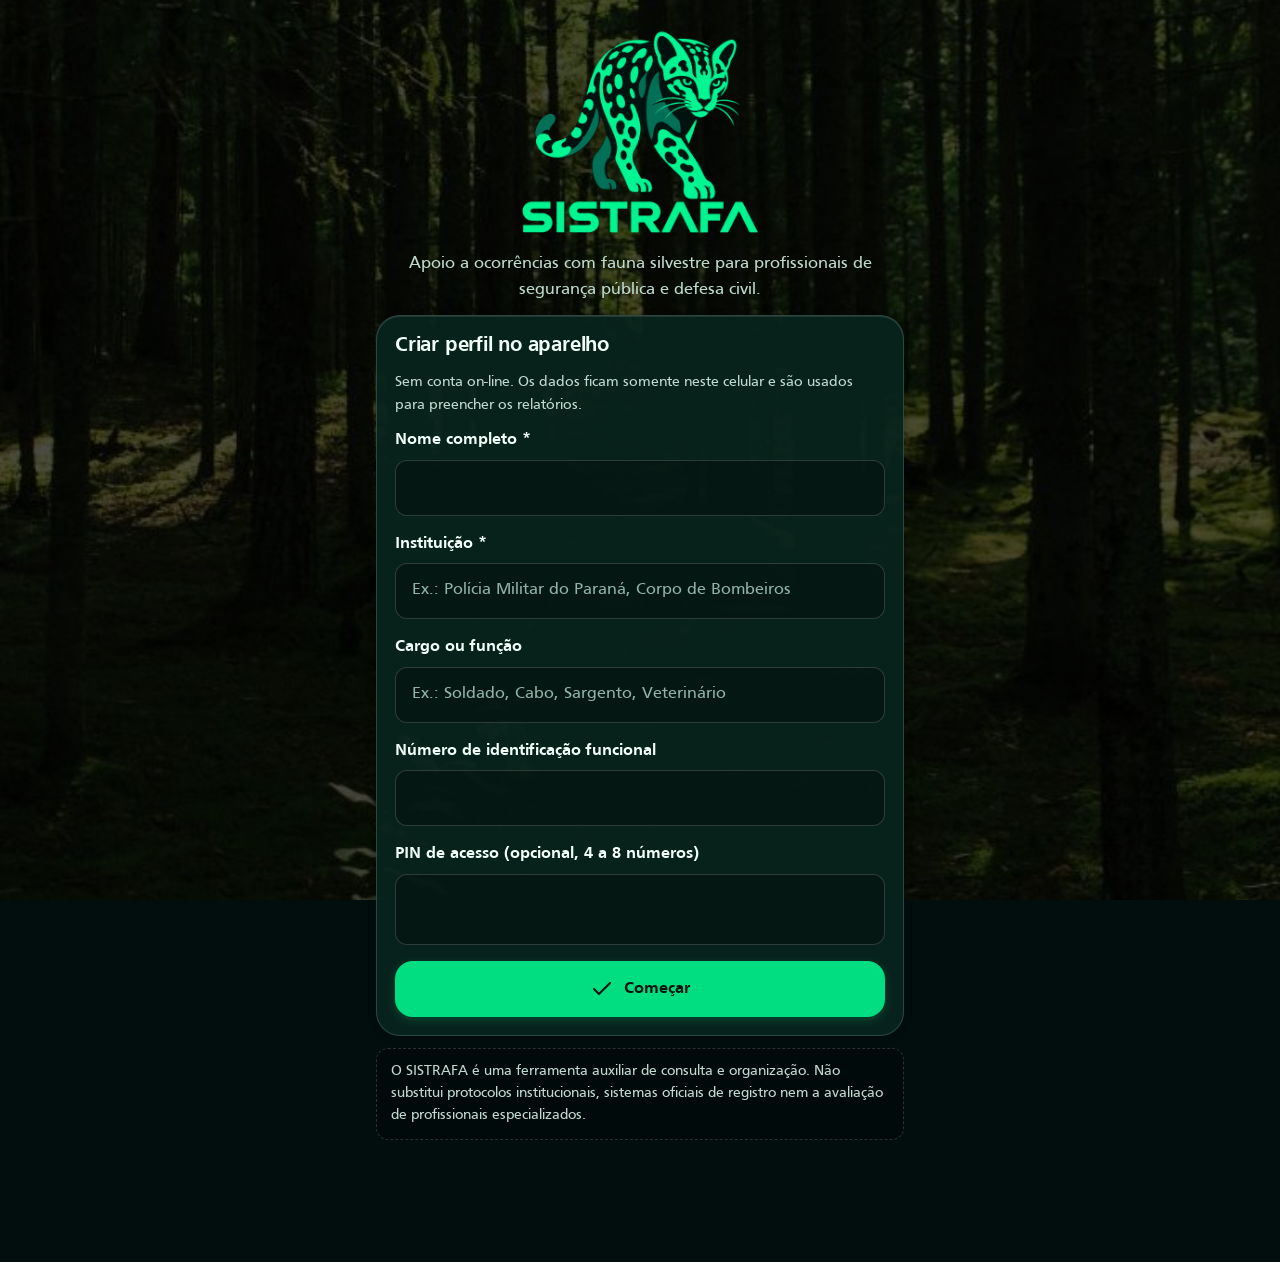
<file: index.html>
<!doctype html>
<html lang="pt-BR">
<head>
  <meta charset="utf-8">
  <meta name="viewport" content="width=device-width, initial-scale=1, viewport-fit=cover">
  <meta name="theme-color" content="#020E0E">
  <meta name="description" content="SISTRAFA — apoio a ocorrências com fauna silvestre para profissionais de segurança pública e defesa civil.">
  <meta name="mobile-web-app-capable" content="yes">
  <meta name="apple-mobile-web-app-capable" content="yes">
  <meta name="apple-mobile-web-app-status-bar-style" content="black-translucent">
  <title>SISTRAFA</title>
  <link rel="manifest" href="manifest.webmanifest">
  <link rel="icon" type="image/png" href="recursos/logo.png">
  <link rel="apple-touch-icon" href="recursos/icone-192.png">
  <link rel="stylesheet" href="css/estilos.css">
</head>
<body>
  <div class="fundo-bolhas" aria-hidden="true"></div>
  <div class="aviso-rotacao" role="alert"><svg viewBox="0 0 24 24" fill="none" stroke="currentColor" stroke-width="2" stroke-linecap="round" stroke-linejoin="round" aria-hidden="true"><rect x="7" y="2" width="10" height="20" rx="2"/><path d="M11 18h2"/></svg>Gire o celular para a posição vertical</div>
  <div id="aplicativo" aria-live="off">
    <noscript><p style="padding:24px">O SISTRAFA precisa de JavaScript ativado para funcionar.</p></noscript>
  </div>

  <!-- as bibliotecas de PDF (js/bibliotecas) são carregadas só ao gerar o primeiro relatório -->
  <script src="js/dados.js"></script>
  <script src="js/armazenamento.js"></script>
  <script src="js/exif.js"></script>
  <script src="js/fauna-online.js"></script>
  <script src="js/interface.js"></script>
  <script src="js/relatorio-pdf.js"></script>
  <script src="js/ocorrencia.js"></script>
  <script src="js/aplicativo.js"></script>
</body>
</html>
</file>
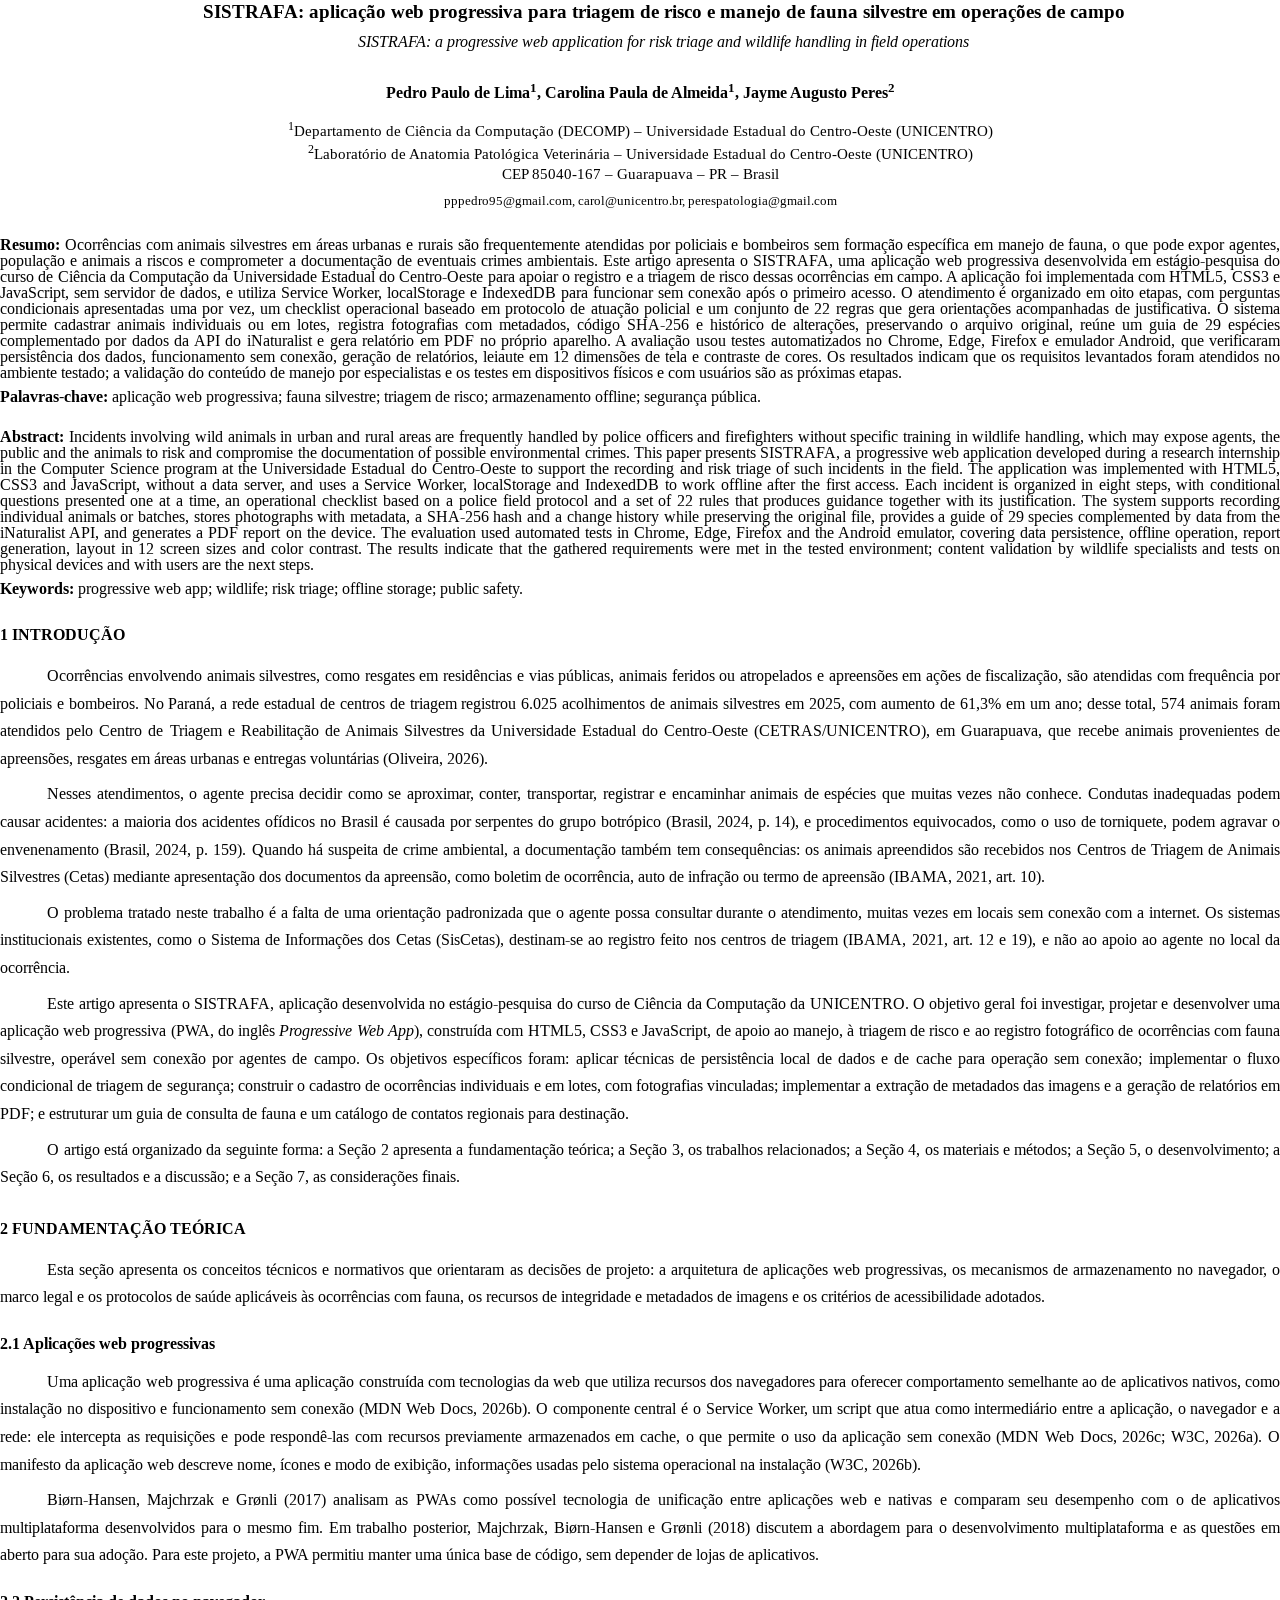
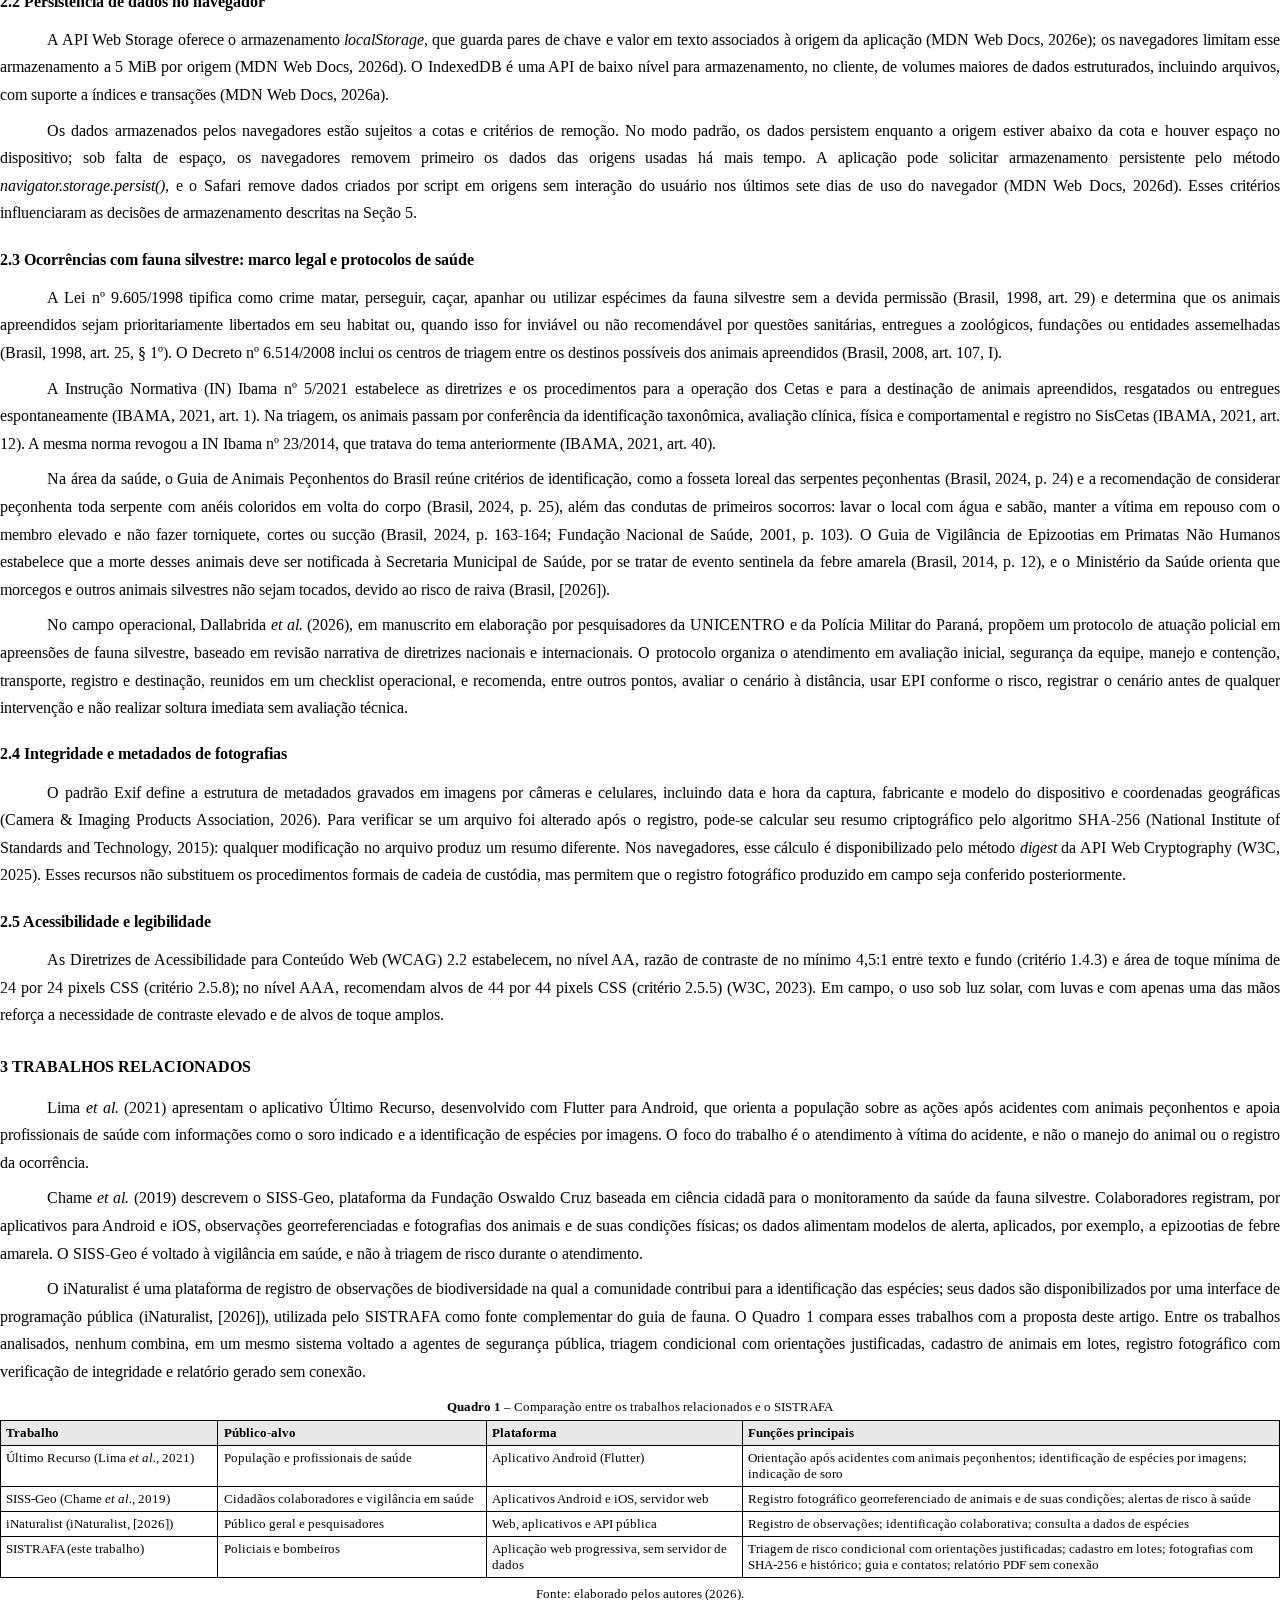
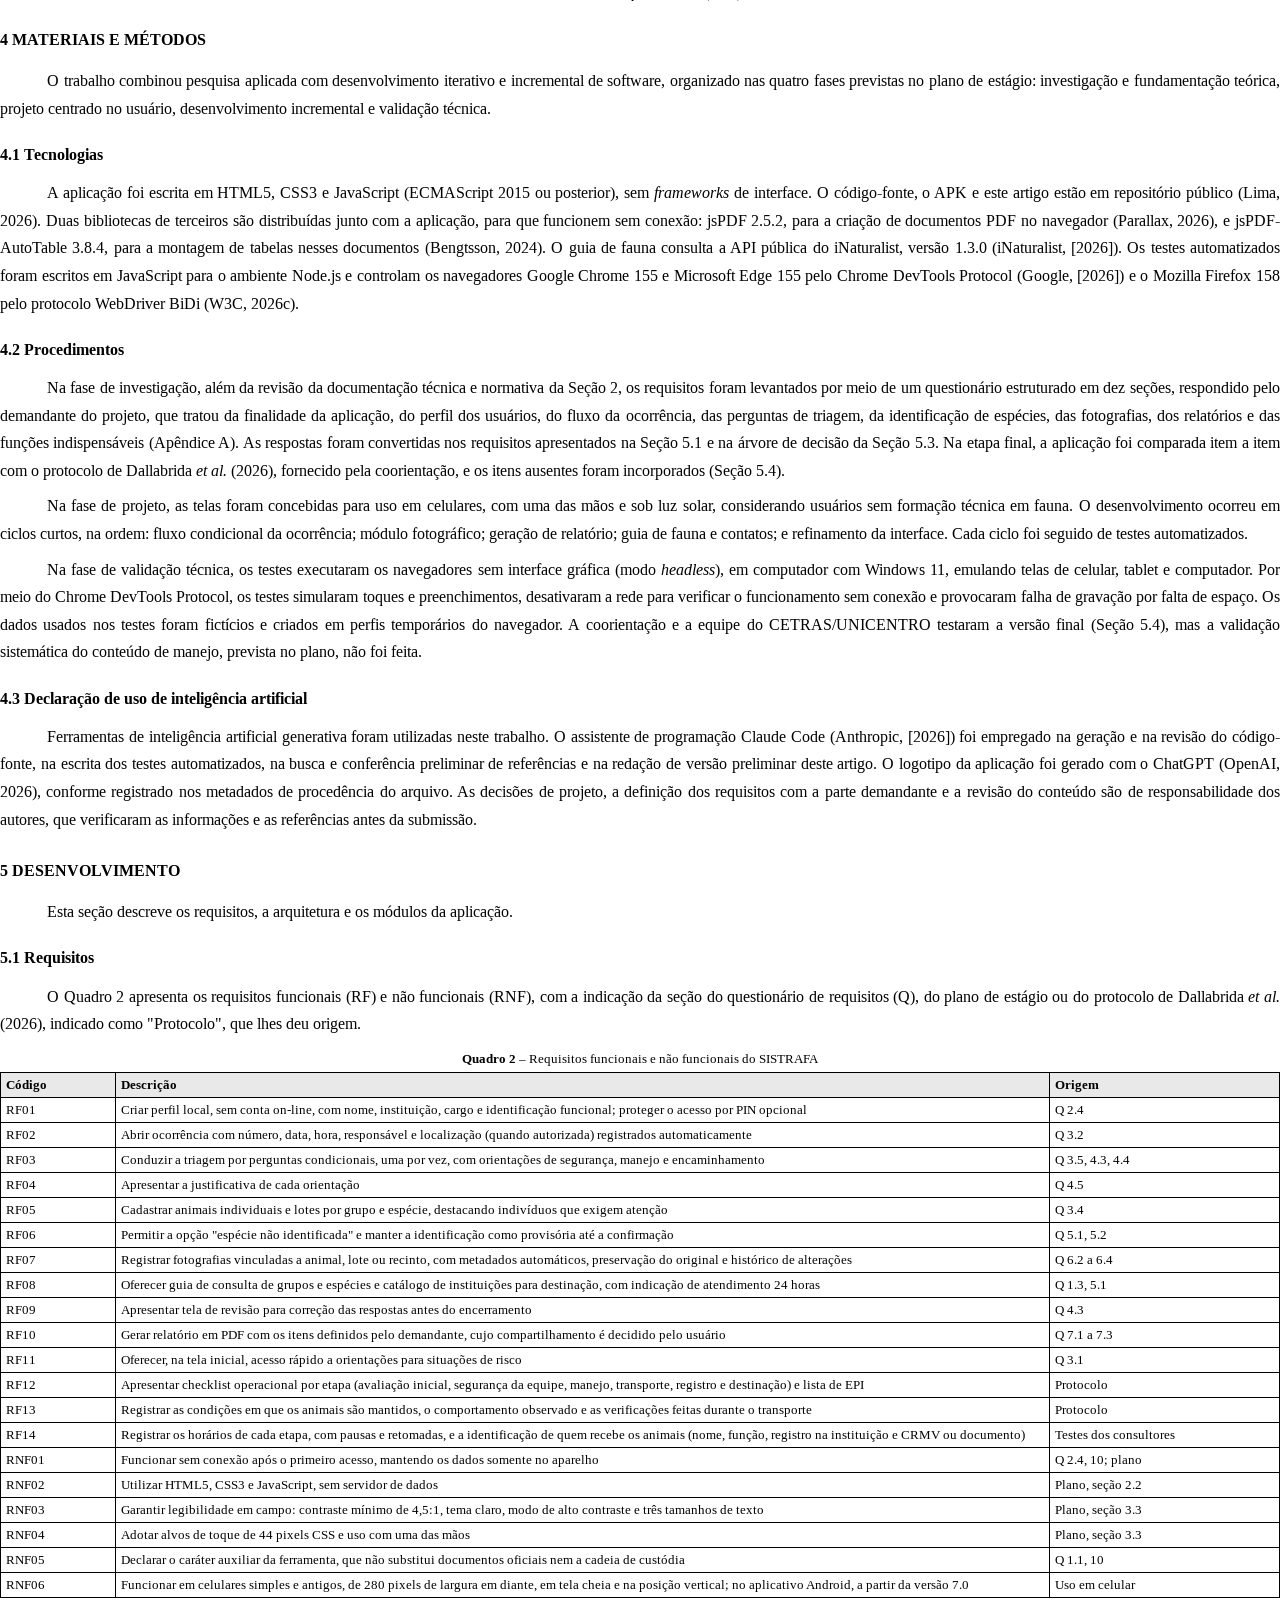
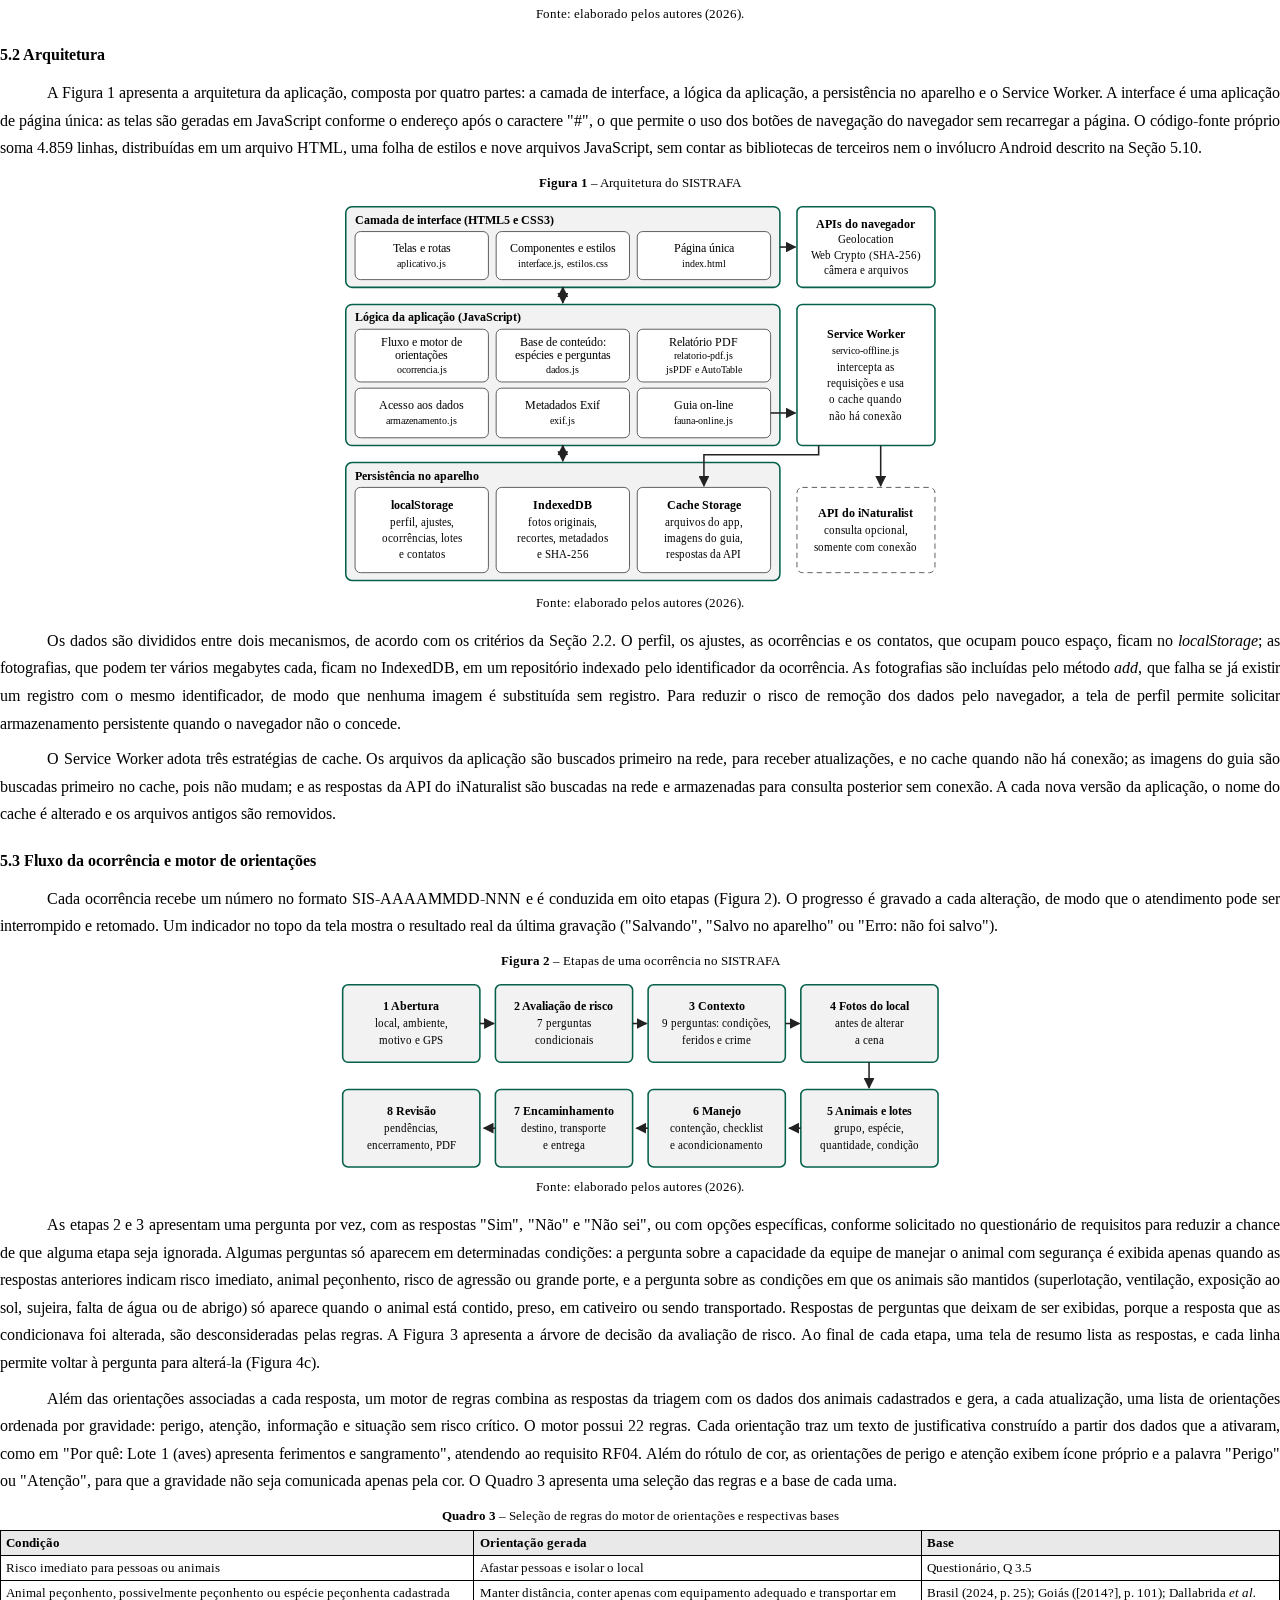
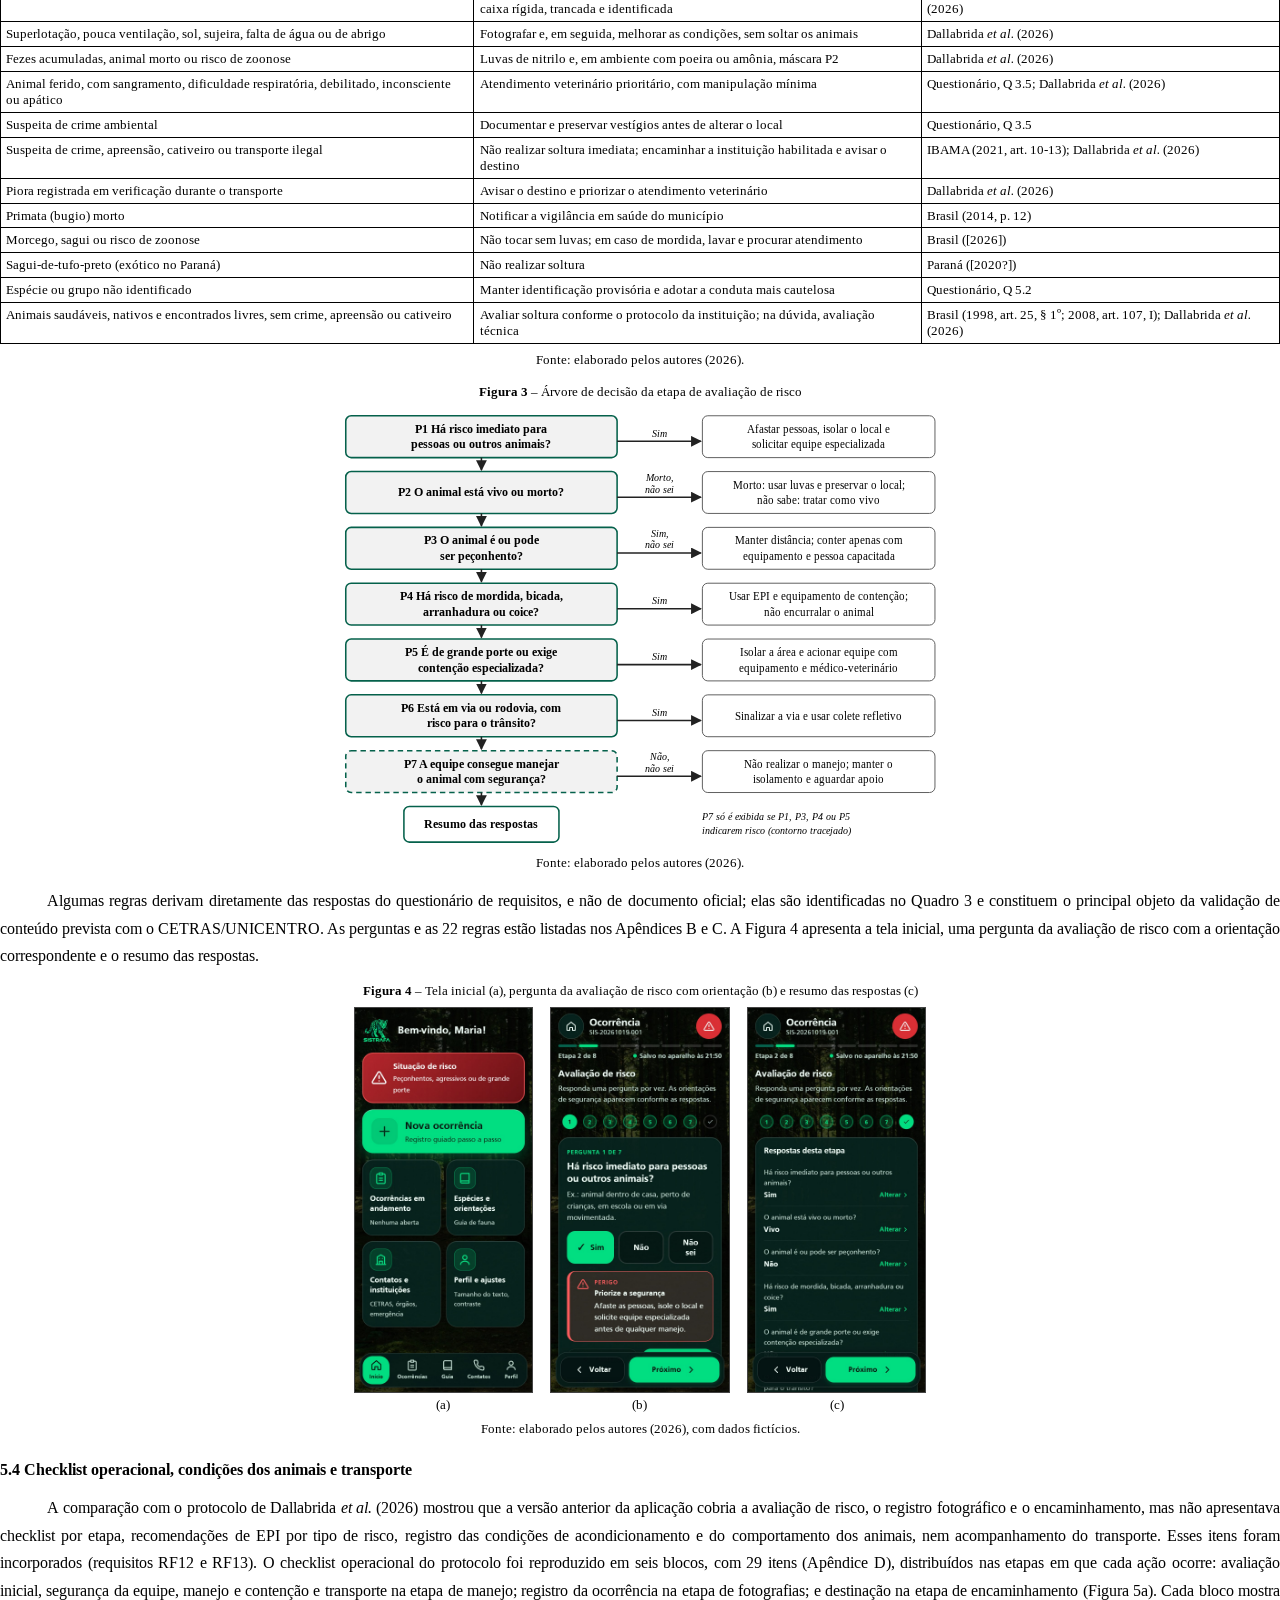
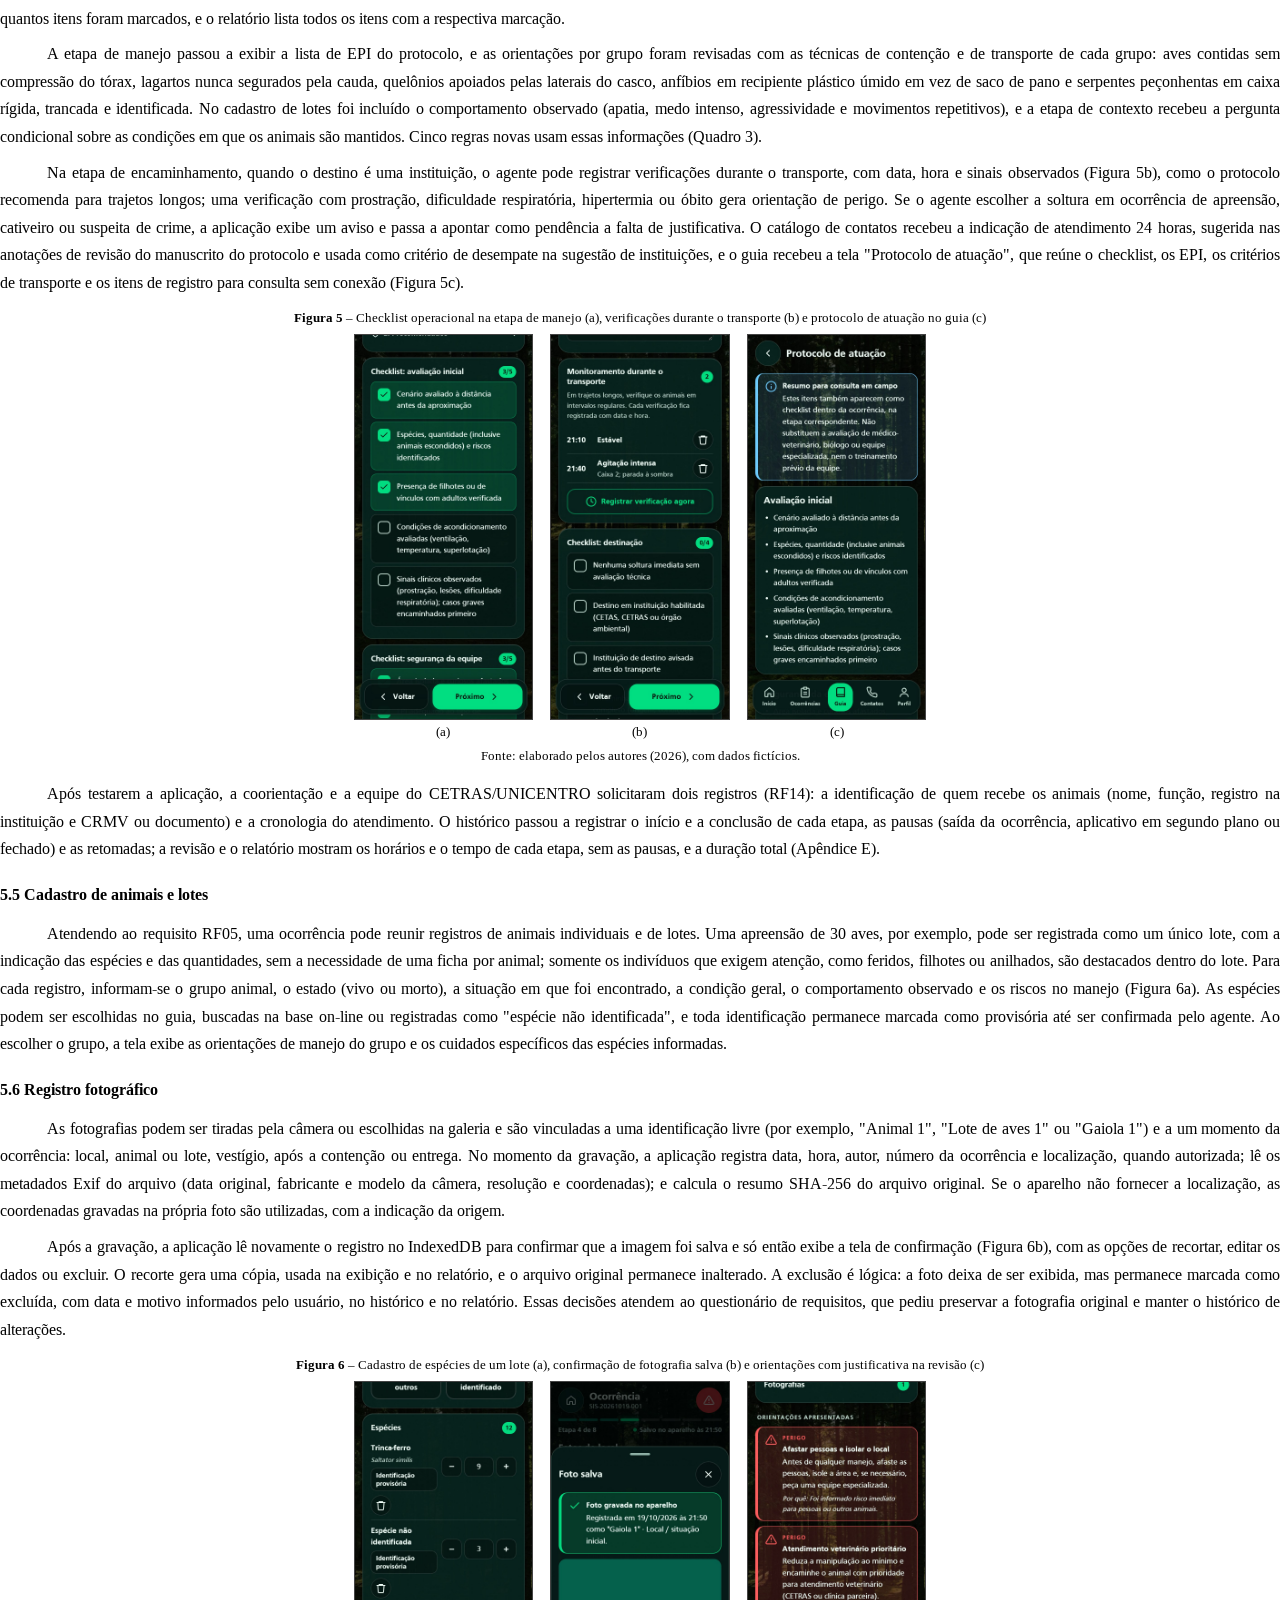
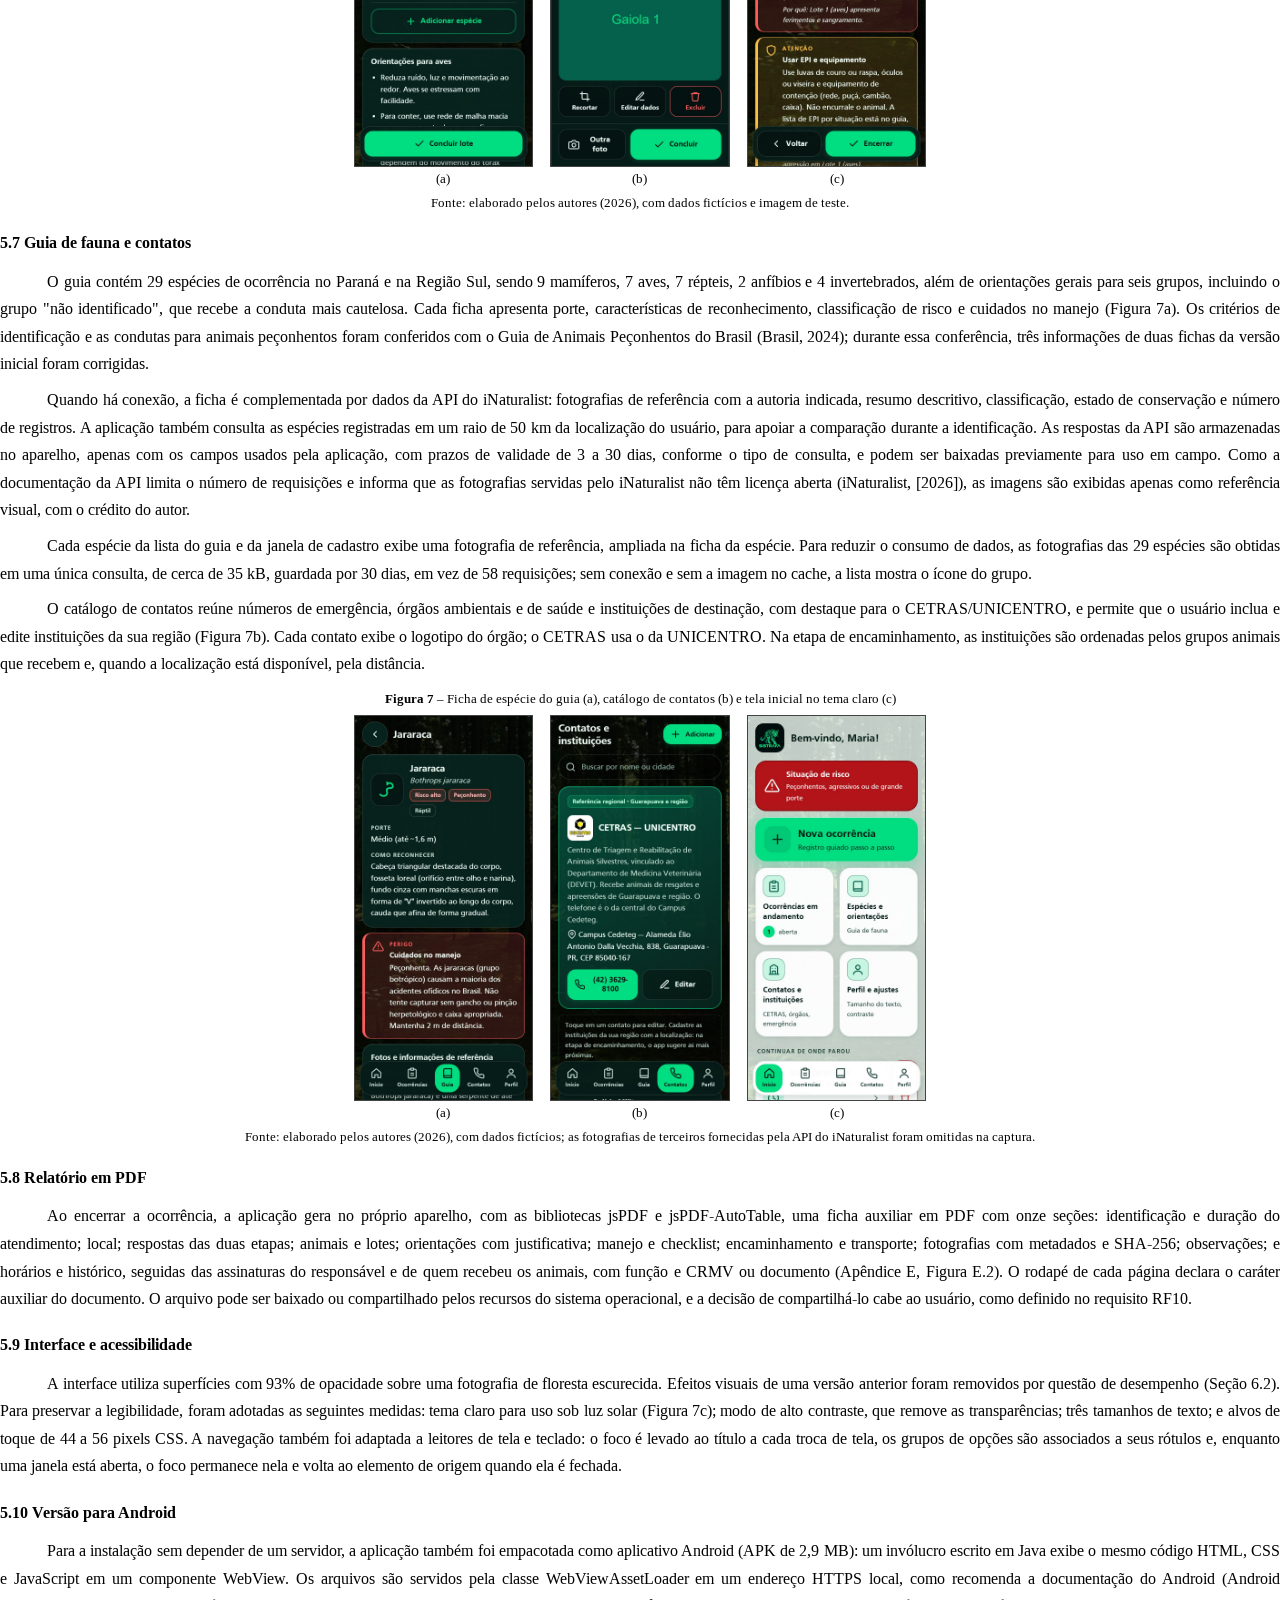
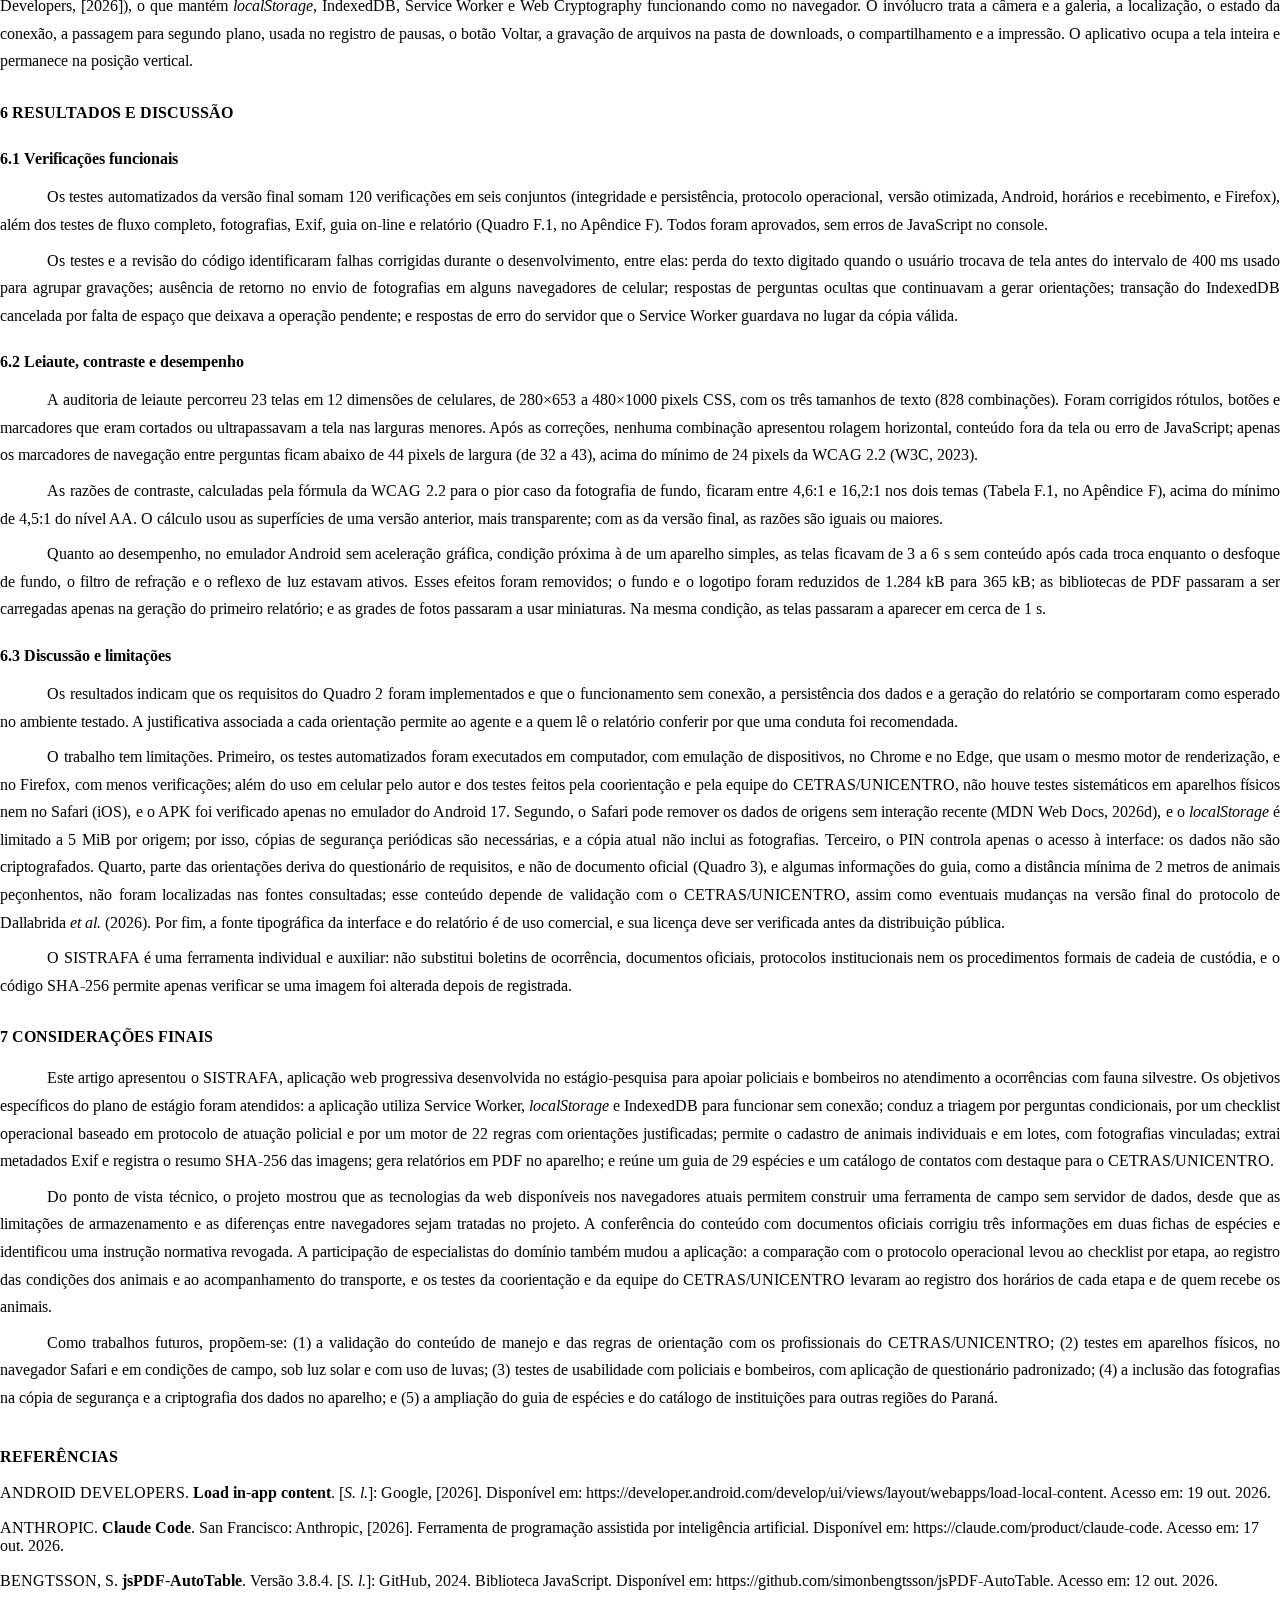
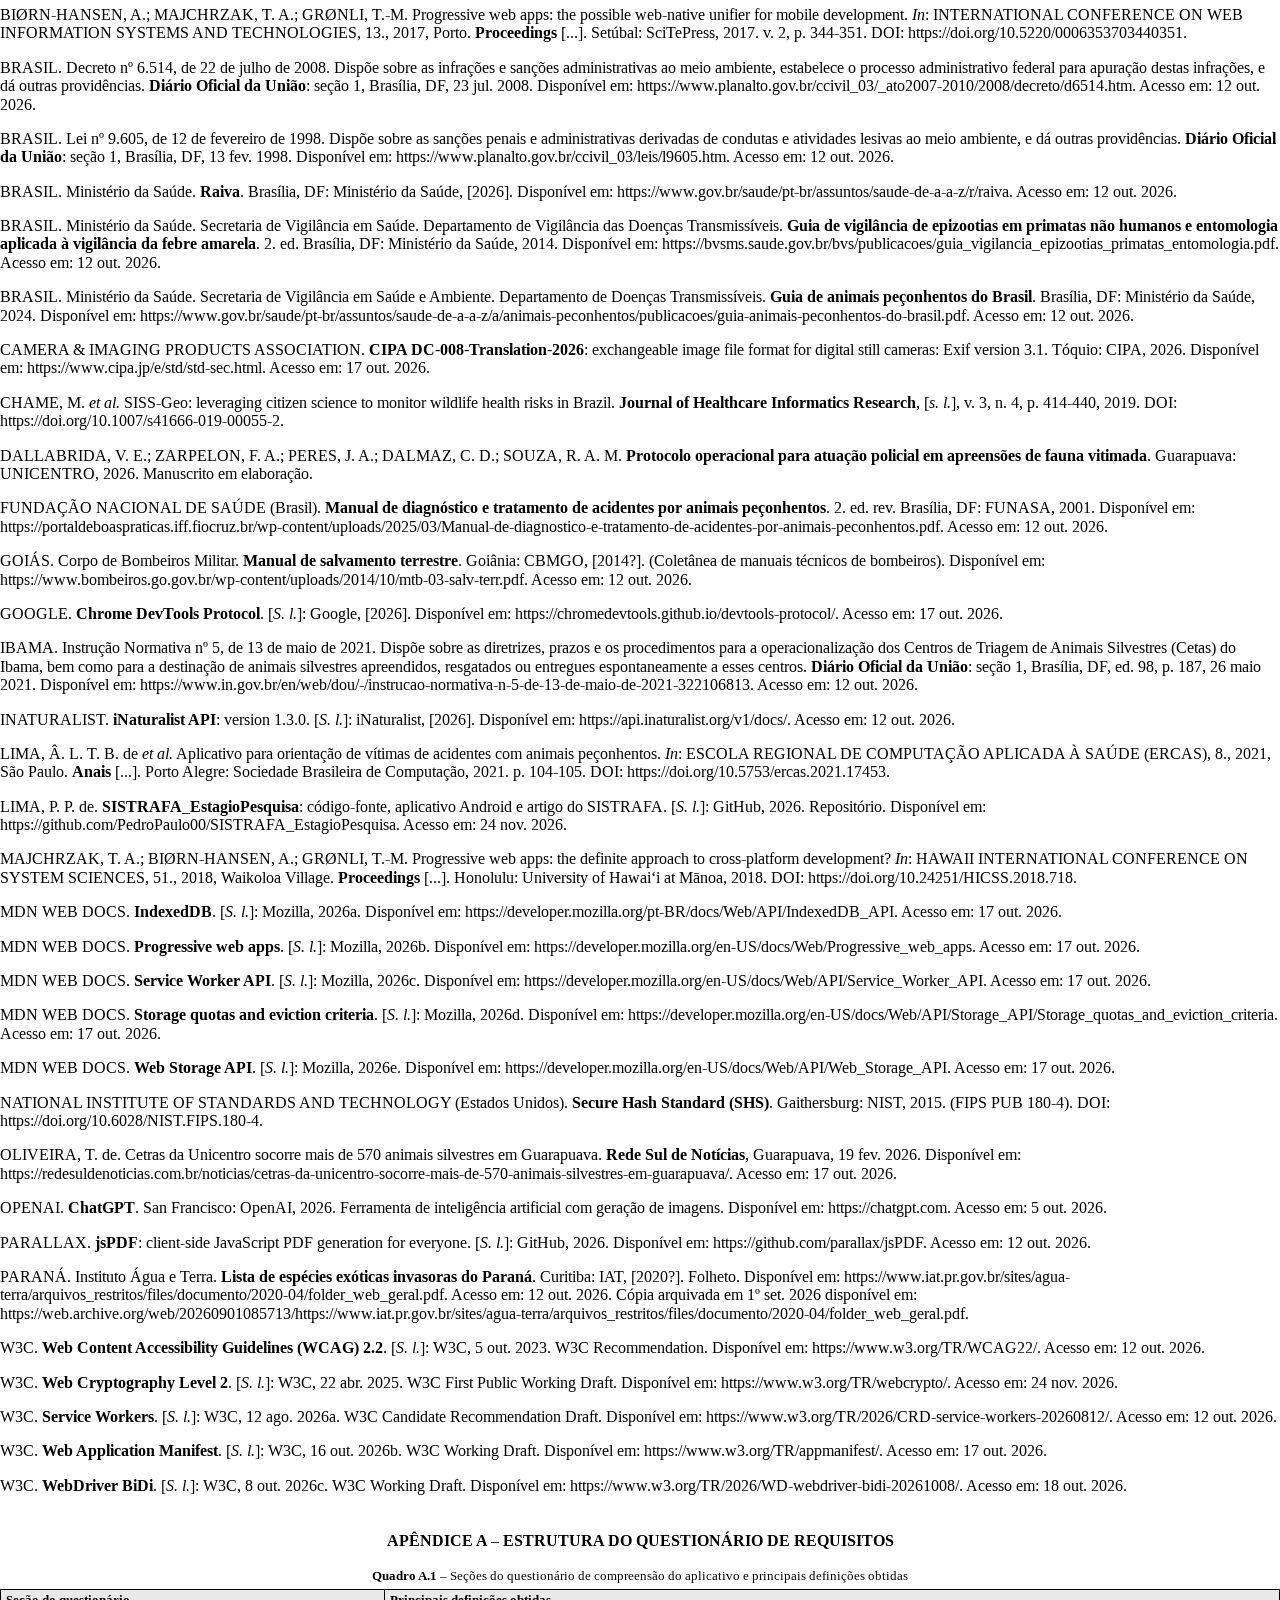
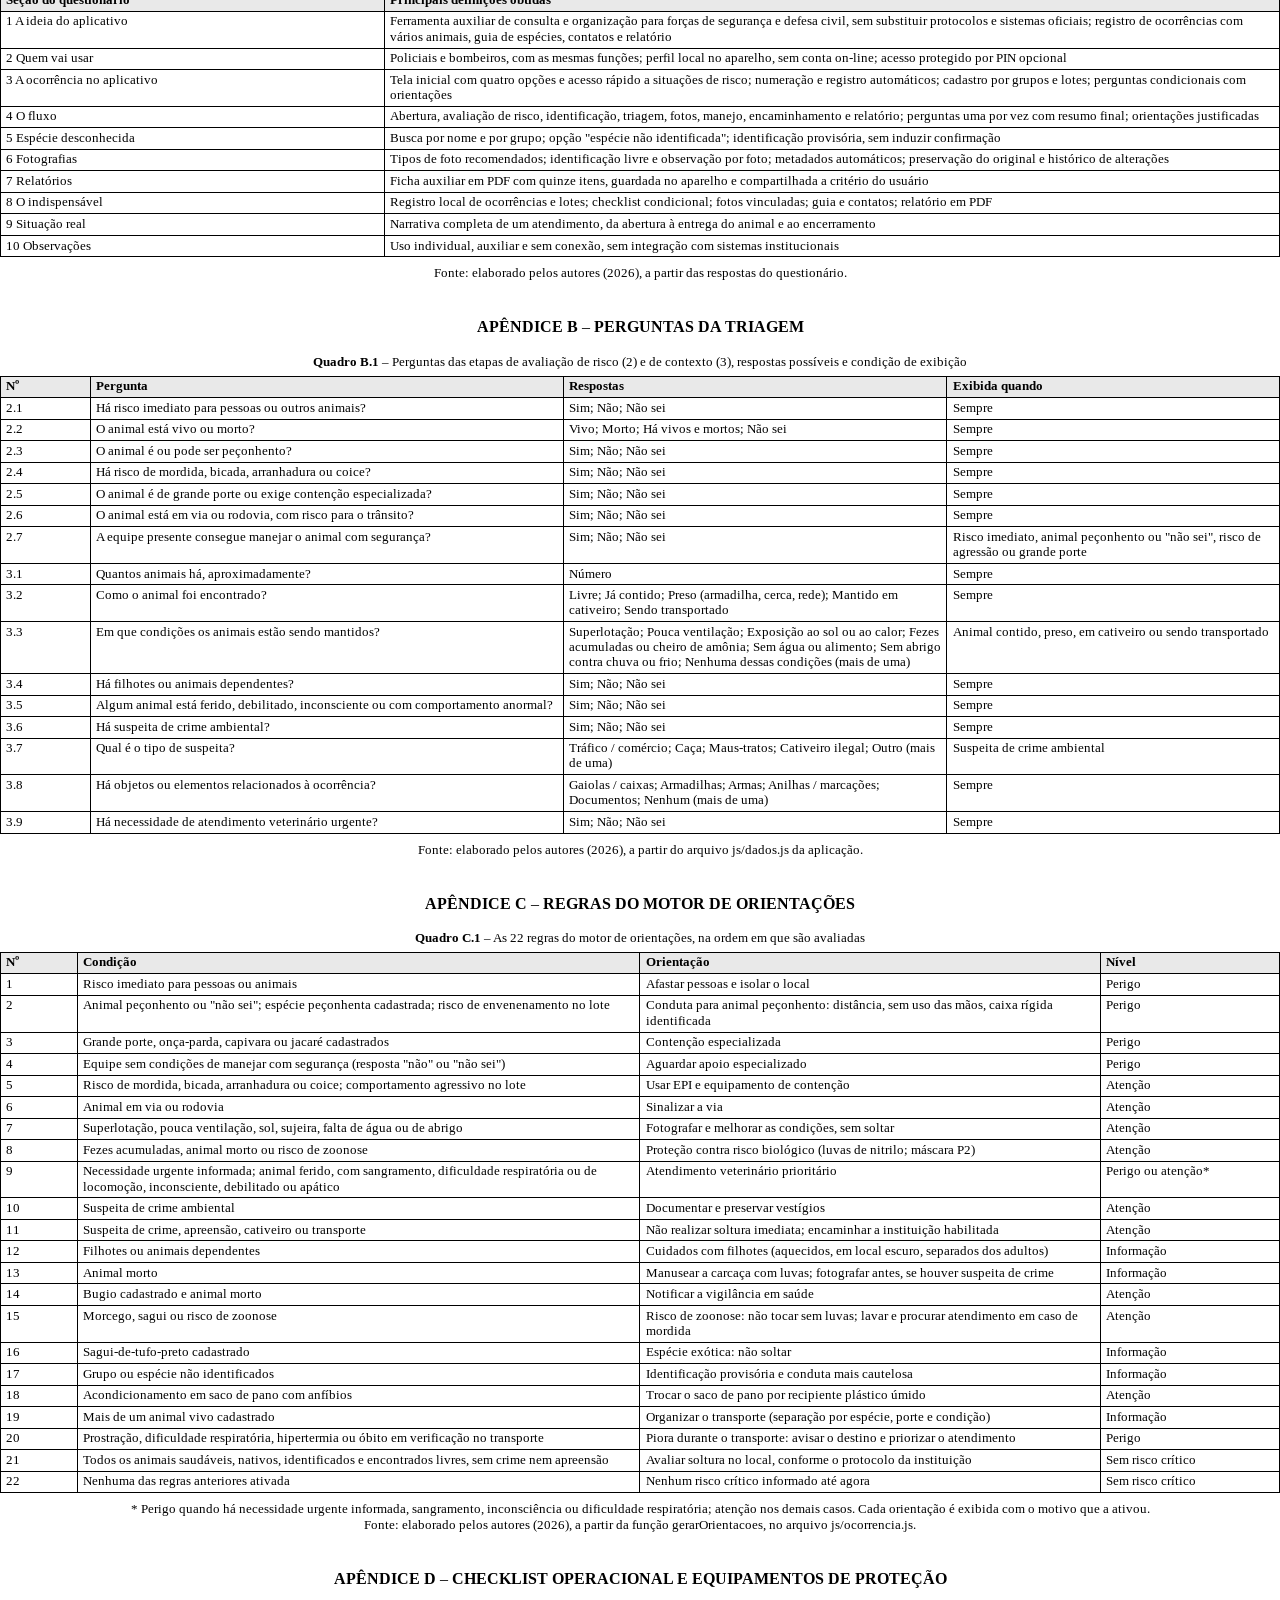
<file: artigo/editavel/artigo.html>
<!doctype html>
<html lang="pt-BR">
<head>
<meta charset="utf-8">
<title>SISTRAFA: aplicação web progressiva para triagem de risco e manejo de fauna silvestre em operações de campo</title>
<style>
/* Fonte Tinos (SIL Open Font License 1.1), métricas equivalentes à Times New Roman */
@font-face { font-family: "Tinos"; font-style: normal; font-weight: 400; src: url("fontes/tinos-latin-400-normal.woff2") format("woff2");
  unicode-range: U+0000-00FF, U+0131, U+0152-0153, U+02BB-02BC, U+02C6, U+02DA, U+02DC, U+0304, U+0308, U+0329, U+2000-206F, U+20AC, U+2122, U+2191, U+2193, U+2212, U+2215, U+FEFF, U+FFFD; }
@font-face { font-family: "Tinos"; font-style: normal; font-weight: 400; src: url("fontes/tinos-latin-ext-400-normal.woff2") format("woff2");
  unicode-range: U+0100-02BA, U+02BD-02C5, U+02C7-02CC, U+02CE-02D7, U+02DD-02FF, U+1D00-1DBF, U+1E00-1E9F, U+1EF2-1EFF, U+2020, U+20A0-20AB, U+20AD-20C0, U+2113, U+2C60-2C7F, U+A720-A7FF; }
@font-face { font-family: "Tinos"; font-style: italic; font-weight: 400; src: url("fontes/tinos-latin-400-italic.woff2") format("woff2");
  unicode-range: U+0000-00FF, U+0131, U+0152-0153, U+02BB-02BC, U+02C6, U+02DA, U+02DC, U+0304, U+0308, U+0329, U+2000-206F, U+20AC, U+2122, U+2191, U+2193, U+2212, U+2215, U+FEFF, U+FFFD; }
@font-face { font-family: "Tinos"; font-style: italic; font-weight: 400; src: url("fontes/tinos-latin-ext-400-italic.woff2") format("woff2");
  unicode-range: U+0100-02BA, U+02BD-02C5, U+02C7-02CC, U+02CE-02D7, U+02DD-02FF, U+1D00-1DBF, U+1E00-1E9F, U+1EF2-1EFF, U+2020, U+20A0-20AB, U+20AD-20C0, U+2113, U+2C60-2C7F, U+A720-A7FF; }
@font-face { font-family: "Tinos"; font-style: normal; font-weight: 700; src: url("fontes/tinos-latin-700-normal.woff2") format("woff2");
  unicode-range: U+0000-00FF, U+0131, U+0152-0153, U+02BB-02BC, U+02C6, U+02DA, U+02DC, U+0304, U+0308, U+0329, U+2000-206F, U+20AC, U+2122, U+2191, U+2193, U+2212, U+2215, U+FEFF, U+FFFD; }
@font-face { font-family: "Tinos"; font-style: normal; font-weight: 700; src: url("fontes/tinos-latin-ext-700-normal.woff2") format("woff2");
  unicode-range: U+0100-02BA, U+02BD-02C5, U+02C7-02CC, U+02CE-02D7, U+02DD-02FF, U+1D00-1DBF, U+1E00-1E9F, U+1EF2-1EFF, U+2020, U+20A0-20AB, U+20AD-20C0, U+2113, U+2C60-2C7F, U+A720-A7FF; }
@font-face { font-family: "Tinos"; font-style: italic; font-weight: 700; src: url("fontes/tinos-latin-700-italic.woff2") format("woff2");
  unicode-range: U+0000-00FF, U+0131, U+0152-0153, U+02BB-02BC, U+02C6, U+02DA, U+02DC, U+0304, U+0308, U+0329, U+2000-206F, U+20AC, U+2122, U+2191, U+2193, U+2212, U+2215, U+FEFF, U+FFFD; }
@font-face { font-family: "Tinos"; font-style: italic; font-weight: 700; src: url("fontes/tinos-latin-ext-700-italic.woff2") format("woff2");
  unicode-range: U+0100-02BA, U+02BD-02C5, U+02C7-02CC, U+02CE-02D7, U+02DD-02FF, U+1D00-1DBF, U+1E00-1E9F, U+1EF2-1EFF, U+2020, U+20A0-20AB, U+20AD-20C0, U+2113, U+2C60-2C7F, U+A720-A7FF; }

/* ABNT NBR 14724: A4, margens 3 cm (superior e esquerda) e 2 cm (inferior e direita); número da página no canto superior direito */
@page {
  size: A4;
  margin: 3cm 2cm 2cm 3cm;
  @top-right { content: counter(page); font-family: "Tinos", "Times New Roman", serif; font-size: 10pt; vertical-align: bottom; padding-bottom: 0.6cm; }
}
@page :first { @top-right { content: none; } }

* { box-sizing: border-box; }
html, body { margin: 0; padding: 0; }
body { font-family: "Tinos", "Times New Roman", serif; font-size: 12pt; line-height: 1.725; /* = espaçamento 1,5 do Word para Times 12 (20,7 pt) */ color: #000; text-align: justify; hyphens: auto; }
p { margin: 0 0 6pt; text-indent: 1.25cm; orphans: 2; widows: 2; }
em, i { font-style: italic; }

/* elementos pré-textuais */
.titulo { text-align: center; font-size: 14pt; font-weight: 700; line-height: 1.3; margin: 0 0 6pt; }
.titulo-en { text-align: center; font-size: 12pt; font-style: italic; line-height: 1.3; margin: 0 0 18pt; }
.autores { text-align: center; font-weight: 700; margin: 0 0 8pt; text-indent: 0; }
.afiliacao { text-align: center; font-size: 11pt; line-height: 1.35; margin: 0 0 4pt; text-indent: 0; }
.emails { text-align: center; font-size: 10pt; margin: 0 0 18pt; text-indent: 0; }
.resumo { line-height: 1.0; margin: 0 0 6pt; text-indent: 0; }
.chaves { line-height: 1.0; margin: 0 0 18pt; text-indent: 0; }

/* seções (ABNT NBR 6024): primária em negrito e maiúsculas; secundária em negrito */
h2 { font-size: 12pt; font-weight: 700; text-transform: uppercase; margin: 18pt 0 10pt; text-align: left; break-after: avoid; line-height: 1.725; }
h3 { font-size: 12pt; font-weight: 700; margin: 14pt 0 8pt; text-align: left; break-after: avoid; line-height: 1.725; }
h2.sem-numero { margin-top: 24pt; }

/* ilustrações e quadros: identificação acima, fonte abaixo, em tamanho menor */
figure { margin: 10pt 0 12pt; break-inside: avoid; text-align: center; }
.legenda { font-size: 10pt; line-height: 1.2; text-align: center; margin: 0 0 6pt; text-indent: 0; }
.legenda b { font-weight: 700; }
.fonte { font-size: 10pt; line-height: 1.2; text-align: center; margin: 6pt 0 0; text-indent: 0; break-before: avoid; }
.telas { display: flex; justify-content: center; gap: 0.45cm; }
.telas div { width: 4.75cm; }
.telas img { width: 4.75cm; display: block; border: 0.5pt solid #444; }
.telas span { display: block; font-size: 10pt; text-align: center; margin-top: 3pt; line-height: 1.2; }
.relatorio-img { display: flex; justify-content: center; gap: 0.5cm; }
.relatorio-img img { width: 7.4cm; border: 0.5pt solid #444; display: block; }
svg { display: block; margin: 0 auto; }
svg text { font-family: "Tinos", "Times New Roman", serif; }

table { border-collapse: collapse; width: 100%; font-size: 10pt; line-height: 1.2; text-align: left; break-inside: auto; }
thead { display: table-header-group; }
tr { break-inside: avoid; }
/* quadro: grade completa */
table.quadro th, table.quadro td { border: 0.5pt solid #000; padding: 3pt 4pt; vertical-align: top; }
table.quadro th { font-weight: 700; background: #e9e9e9; }
/* tabela (normas de apresentação tabular do IBGE): sem traços verticais nas bordas */
table.tabela th, table.tabela td { padding: 1.6pt 5pt; border: 0; vertical-align: top; }
table.tabela thead th { border-top: 1pt solid #000; border-bottom: 0.5pt solid #000; }
table.tabela tbody tr:last-child td { border-bottom: 1pt solid #000; }
table.tabela td.num, table.tabela th.num { text-align: right; }
.bloco-quadro { margin: 10pt 0 12pt; }
.bloco-quadro .legenda { margin-bottom: 4pt; }

/* lista sem marcadores para enumerações no texto */
ul.alineas { margin: 0 0 6pt 1.25cm; padding: 0; }
ul.alineas li { margin: 0 0 2pt; }

/* referências (ABNT NBR 6023): espaço simples, alinhadas à esquerda, separadas por uma linha em branco */
.referencias p { text-indent: 0; text-align: left; line-height: 1.15; margin: 0 0 12pt; break-inside: avoid; }
.apendice h2 { text-align: center; }
.quebra { break-before: page; }
/* quadros longos dos apêndices: linhas mais justas */
.apendice table.quadro { font-size: 9.5pt; }
.apendice table.quadro th, .apendice table.quadro td { padding: 2pt 4pt; }
</style>
</head>
<body>

<!-- ===================== ELEMENTOS PRÉ-TEXTUAIS ===================== -->
<p class="titulo">SISTRAFA: aplicação web progressiva para triagem de risco e manejo de fauna silvestre em operações de campo</p>
<p class="titulo-en">SISTRAFA: a progressive web application for risk triage and wildlife handling in field operations</p>

<p class="autores">Pedro Paulo de Lima<sup>1</sup>, Carolina Paula de Almeida<sup>1</sup>, Jayme Augusto Peres<sup>2</sup></p>
<p class="afiliacao"><sup>1</sup>Departamento de Ciência da Computação (DECOMP) – Universidade Estadual do Centro-Oeste (UNICENTRO)<br>
<sup>2</sup>Laboratório de Anatomia Patológica Veterinária – Universidade Estadual do Centro-Oeste (UNICENTRO)<br>
CEP 85040-167 – Guarapuava – PR – Brasil</p>
<p class="emails">pppedro95@gmail.com, carol@unicentro.br, perespatologia@gmail.com</p>

<p class="resumo"><b>Resumo:</b> Ocorrências com animais silvestres em áreas urbanas e rurais são frequentemente atendidas por policiais e bombeiros sem formação específica em manejo de fauna, o que pode expor agentes, população e animais a riscos e comprometer a documentação de eventuais crimes ambientais. Este artigo apresenta o SISTRAFA, uma aplicação web progressiva desenvolvida em estágio-pesquisa do curso de Ciência da Computação da Universidade Estadual do Centro-Oeste para apoiar o registro e a triagem de risco dessas ocorrências em campo. A aplicação foi implementada com HTML5, CSS3 e JavaScript, sem servidor de dados, e utiliza Service Worker, localStorage e IndexedDB para funcionar sem conexão após o primeiro acesso. O atendimento é organizado em oito etapas, com perguntas condicionais apresentadas uma por vez, um checklist operacional baseado em protocolo de atuação policial e um conjunto de 22 regras que gera orientações acompanhadas de justificativa. O sistema permite cadastrar animais individuais ou em lotes, registra fotografias com metadados, código SHA-256 e histórico de alterações, preservando o arquivo original, reúne um guia de 29 espécies complementado por dados da API do iNaturalist e gera relatório em PDF no próprio aparelho. A avaliação usou testes automatizados no Chrome, Edge, Firefox e emulador Android, que verificaram persistência dos dados, funcionamento sem conexão, geração de relatórios, leiaute em 12 dimensões de tela e contraste de cores. Os resultados indicam que os requisitos levantados foram atendidos no ambiente testado; a validação do conteúdo de manejo por especialistas e os testes em dispositivos físicos e com usuários são as próximas etapas.</p>
<p class="chaves"><b>Palavras-chave:</b> aplicação web progressiva; fauna silvestre; triagem de risco; armazenamento offline; segurança pública.</p>

<p class="resumo"><b>Abstract:</b> Incidents involving wild animals in urban and rural areas are frequently handled by police officers and firefighters without specific training in wildlife handling, which may expose agents, the public and the animals to risk and compromise the documentation of possible environmental crimes. This paper presents SISTRAFA, a progressive web application developed during a research internship in the Computer Science program at the Universidade Estadual do Centro-Oeste to support the recording and risk triage of such incidents in the field. The application was implemented with HTML5, CSS3 and JavaScript, without a data server, and uses a Service Worker, localStorage and IndexedDB to work offline after the first access. Each incident is organized in eight steps, with conditional questions presented one at a time, an operational checklist based on a police field protocol and a set of 22 rules that produces guidance together with its justification. The system supports recording individual animals or batches, stores photographs with metadata, a SHA-256 hash and a change history while preserving the original file, provides a guide of 29 species complemented by data from the iNaturalist API, and generates a PDF report on the device. The evaluation used automated tests in Chrome, Edge, Firefox and the Android emulator, covering data persistence, offline operation, report generation, layout in 12 screen sizes and color contrast. The results indicate that the gathered requirements were met in the tested environment; content validation by wildlife specialists and tests on physical devices and with users are the next steps.</p>
<p class="chaves"><b>Keywords:</b> progressive web app; wildlife; risk triage; offline storage; public safety.</p>

<!-- ===================== 1 INTRODUÇÃO ===================== -->
<h2>1 Introdução</h2>
<p>Ocorrências envolvendo animais silvestres, como resgates em residências e vias públicas, animais feridos ou atropelados e apreensões em ações de fiscalização, são atendidas com frequência por policiais e bombeiros. No Paraná, a rede estadual de centros de triagem registrou 6.025 acolhimentos de animais silvestres em 2025, com aumento de 61,3% em um ano; desse total, 574 animais foram atendidos pelo Centro de Triagem e Reabilitação de Animais Silvestres da Universidade Estadual do Centro-Oeste (CETRAS/UNICENTRO), em Guarapuava, que recebe animais provenientes de apreensões, resgates em áreas urbanas e entregas voluntárias (Oliveira, 2026).</p>
<p>Nesses atendimentos, o agente precisa decidir como se aproximar, conter, transportar, registrar e encaminhar animais de espécies que muitas vezes não conhece. Condutas inadequadas podem causar acidentes: a maioria dos acidentes ofídicos no Brasil é causada por serpentes do grupo botrópico (Brasil, 2024, p. 14), e procedimentos equivocados, como o uso de torniquete, podem agravar o envenenamento (Brasil, 2024, p. 159). Quando há suspeita de crime ambiental, a documentação também tem consequências: os animais apreendidos são recebidos nos Centros de Triagem de Animais Silvestres (Cetas) mediante apresentação dos documentos da apreensão, como boletim de ocorrência, auto de infração ou termo de apreensão (IBAMA, 2021, art. 10).</p>
<p>O problema tratado neste trabalho é a falta de uma orientação padronizada que o agente possa consultar durante o atendimento, muitas vezes em locais sem conexão com a internet. Os sistemas institucionais existentes, como o Sistema de Informações dos Cetas (SisCetas), destinam-se ao registro feito nos centros de triagem (IBAMA, 2021, art. 12 e 19), e não ao apoio ao agente no local da ocorrência.</p>
<p>Este artigo apresenta o SISTRAFA, aplicação desenvolvida no estágio-pesquisa do curso de Ciência da Computação da UNICENTRO. O objetivo geral foi investigar, projetar e desenvolver uma aplicação web progressiva (PWA, do inglês <i>Progressive Web App</i>), construída com HTML5, CSS3 e JavaScript, de apoio ao manejo, à triagem de risco e ao registro fotográfico de ocorrências com fauna silvestre, operável sem conexão por agentes de campo. Os objetivos específicos foram: aplicar técnicas de persistência local de dados e de cache para operação sem conexão; implementar o fluxo condicional de triagem de segurança; construir o cadastro de ocorrências individuais e em lotes, com fotografias vinculadas; implementar a extração de metadados das imagens e a geração de relatórios em PDF; e estruturar um guia de consulta de fauna e um catálogo de contatos regionais para destinação.</p>
<p>O artigo está organizado da seguinte forma: a Seção 2 apresenta a fundamentação teórica; a Seção 3, os trabalhos relacionados; a Seção 4, os materiais e métodos; a Seção 5, o desenvolvimento; a Seção 6, os resultados e a discussão; e a Seção 7, as considerações finais.</p>

<!-- ===================== 2 FUNDAMENTAÇÃO ===================== -->
<h2>2 Fundamentação teórica</h2>
<p>Esta seção apresenta os conceitos técnicos e normativos que orientaram as decisões de projeto: a arquitetura de aplicações web progressivas, os mecanismos de armazenamento no navegador, o marco legal e os protocolos de saúde aplicáveis às ocorrências com fauna, os recursos de integridade e metadados de imagens e os critérios de acessibilidade adotados.</p>

<h3>2.1 Aplicações web progressivas</h3>
<p>Uma aplicação web progressiva é uma aplicação construída com tecnologias da web que utiliza recursos dos navegadores para oferecer comportamento semelhante ao de aplicativos nativos, como instalação no dispositivo e funcionamento sem conexão (MDN Web Docs, 2026b). O componente central é o Service Worker, um script que atua como intermediário entre a aplicação, o navegador e a rede: ele intercepta as requisições e pode respondê-las com recursos previamente armazenados em cache, o que permite o uso da aplicação sem conexão (MDN Web Docs, 2026c; W3C, 2026a). O manifesto da aplicação web descreve nome, ícones e modo de exibição, informações usadas pelo sistema operacional na instalação (W3C, 2026b).</p>
<p>Biørn-Hansen, Majchrzak e Grønli (2017) analisam as PWAs como possível tecnologia de unificação entre aplicações web e nativas e comparam seu desempenho com o de aplicativos multiplataforma desenvolvidos para o mesmo fim. Em trabalho posterior, Majchrzak, Biørn-Hansen e Grønli (2018) discutem a abordagem para o desenvolvimento multiplataforma e as questões em aberto para sua adoção. Para este projeto, a PWA permitiu manter uma única base de código, sem depender de lojas de aplicativos.</p>

<h3>2.2 Persistência de dados no navegador</h3>
<p>A API Web Storage oferece o armazenamento <i>localStorage</i>, que guarda pares de chave e valor em texto associados à origem da aplicação (MDN Web Docs, 2026e); os navegadores limitam esse armazenamento a 5 MiB por origem (MDN Web Docs, 2026d). O IndexedDB é uma API de baixo nível para armazenamento, no cliente, de volumes maiores de dados estruturados, incluindo arquivos, com suporte a índices e transações (MDN Web Docs, 2026a).</p>
<p>Os dados armazenados pelos navegadores estão sujeitos a cotas e critérios de remoção. No modo padrão, os dados persistem enquanto a origem estiver abaixo da cota e houver espaço no dispositivo; sob falta de espaço, os navegadores removem primeiro os dados das origens usadas há mais tempo. A aplicação pode solicitar armazenamento persistente pelo método <i>navigator.storage.persist()</i>, e o Safari remove dados criados por script em origens sem interação do usuário nos últimos sete dias de uso do navegador (MDN Web Docs, 2026d). Esses critérios influenciaram as decisões de armazenamento descritas na Seção 5.</p>

<h3>2.3 Ocorrências com fauna silvestre: marco legal e protocolos de saúde</h3>
<p>A Lei nº 9.605/1998 tipifica como crime matar, perseguir, caçar, apanhar ou utilizar espécimes da fauna silvestre sem a devida permissão (Brasil, 1998, art. 29) e determina que os animais apreendidos sejam prioritariamente libertados em seu habitat ou, quando isso for inviável ou não recomendável por questões sanitárias, entregues a zoológicos, fundações ou entidades assemelhadas (Brasil, 1998, art. 25, § 1º). O Decreto nº 6.514/2008 inclui os centros de triagem entre os destinos possíveis dos animais apreendidos (Brasil, 2008, art. 107, I).</p>
<p>A Instrução Normativa (IN) Ibama nº 5/2021 estabelece as diretrizes e os procedimentos para a operação dos Cetas e para a destinação de animais apreendidos, resgatados ou entregues espontaneamente (IBAMA, 2021, art. 1). Na triagem, os animais passam por conferência da identificação taxonômica, avaliação clínica, física e comportamental e registro no SisCetas (IBAMA, 2021, art. 12). A mesma norma revogou a IN Ibama nº 23/2014, que tratava do tema anteriormente (IBAMA, 2021, art. 40).</p>
<p>Na área da saúde, o Guia de Animais Peçonhentos do Brasil reúne critérios de identificação, como a fosseta loreal das serpentes peçonhentas (Brasil, 2024, p. 24) e a recomendação de considerar peçonhenta toda serpente com anéis coloridos em volta do corpo (Brasil, 2024, p. 25), além das condutas de primeiros socorros: lavar o local com água e sabão, manter a vítima em repouso com o membro elevado e não fazer torniquete, cortes ou sucção (Brasil, 2024, p. 163-164; Fundação Nacional de Saúde, 2001, p. 103). O Guia de Vigilância de Epizootias em Primatas Não Humanos estabelece que a morte desses animais deve ser notificada à Secretaria Municipal de Saúde, por se tratar de evento sentinela da febre amarela (Brasil, 2014, p. 12), e o Ministério da Saúde orienta que morcegos e outros animais silvestres não sejam tocados, devido ao risco de raiva (Brasil, [2026]).</p>
<p>No campo operacional, Dallabrida <i>et al.</i> (2026), em manuscrito em elaboração por pesquisadores da UNICENTRO e da Polícia Militar do Paraná, propõem um protocolo de atuação policial em apreensões de fauna silvestre, baseado em revisão narrativa de diretrizes nacionais e internacionais. O protocolo organiza o atendimento em avaliação inicial, segurança da equipe, manejo e contenção, transporte, registro e destinação, reunidos em um checklist operacional, e recomenda, entre outros pontos, avaliar o cenário à distância, usar EPI conforme o risco, registrar o cenário antes de qualquer intervenção e não realizar soltura imediata sem avaliação técnica.</p>

<h3>2.4 Integridade e metadados de fotografias</h3>
<p>O padrão Exif define a estrutura de metadados gravados em imagens por câmeras e celulares, incluindo data e hora da captura, fabricante e modelo do dispositivo e coordenadas geográficas (Camera &amp; Imaging Products Association, 2026). Para verificar se um arquivo foi alterado após o registro, pode-se calcular seu resumo criptográfico pelo algoritmo SHA-256 (National Institute of Standards and Technology, 2015): qualquer modificação no arquivo produz um resumo diferente. Nos navegadores, esse cálculo é disponibilizado pelo método <i>digest</i> da API Web Cryptography (W3C, 2025). Esses recursos não substituem os procedimentos formais de cadeia de custódia, mas permitem que o registro fotográfico produzido em campo seja conferido posteriormente.</p>

<h3>2.5 Acessibilidade e legibilidade</h3>
<p>As Diretrizes de Acessibilidade para Conteúdo Web (WCAG) 2.2 estabelecem, no nível AA, razão de contraste de no mínimo 4,5:1 entre texto e fundo (critério 1.4.3) e área de toque mínima de 24 por 24 pixels CSS (critério 2.5.8); no nível AAA, recomendam alvos de 44 por 44 pixels CSS (critério 2.5.5) (W3C, 2023). Em campo, o uso sob luz solar, com luvas e com apenas uma das mãos reforça a necessidade de contraste elevado e de alvos de toque amplos.</p>

<!-- ===================== 3 TRABALHOS RELACIONADOS ===================== -->
<h2>3 Trabalhos relacionados</h2>
<p>Lima <i>et al.</i> (2021) apresentam o aplicativo Último Recurso, desenvolvido com Flutter para Android, que orienta a população sobre as ações após acidentes com animais peçonhentos e apoia profissionais de saúde com informações como o soro indicado e a identificação de espécies por imagens. O foco do trabalho é o atendimento à vítima do acidente, e não o manejo do animal ou o registro da ocorrência.</p>
<p>Chame <i>et al.</i> (2019) descrevem o SISS-Geo, plataforma da Fundação Oswaldo Cruz baseada em ciência cidadã para o monitoramento da saúde da fauna silvestre. Colaboradores registram, por aplicativos para Android e iOS, observações georreferenciadas e fotografias dos animais e de suas condições físicas; os dados alimentam modelos de alerta, aplicados, por exemplo, a epizootias de febre amarela. O SISS-Geo é voltado à vigilância em saúde, e não à triagem de risco durante o atendimento.</p>
<p>O iNaturalist é uma plataforma de registro de observações de biodiversidade na qual a comunidade contribui para a identificação das espécies; seus dados são disponibilizados por uma interface de programação pública (iNaturalist, [2026]), utilizada pelo SISTRAFA como fonte complementar do guia de fauna. O Quadro 1 compara esses trabalhos com a proposta deste artigo. Entre os trabalhos analisados, nenhum combina, em um mesmo sistema voltado a agentes de segurança pública, triagem condicional com orientações justificadas, cadastro de animais em lotes, registro fotográfico com verificação de integridade e relatório gerado sem conexão.</p>

<div class="bloco-quadro">
<p class="legenda"><b>Quadro 1</b> – Comparação entre os trabalhos relacionados e o SISTRAFA</p>
<table class="quadro">
<thead><tr><th style="width:17%">Trabalho</th><th style="width:21%">Público-alvo</th><th style="width:20%">Plataforma</th><th style="width:42%">Funções principais</th></tr></thead>
<tbody>
<tr><td>Último Recurso (Lima <i>et al.</i>, 2021)</td><td>População e profissionais de saúde</td><td>Aplicativo Android (Flutter)</td><td>Orientação após acidentes com animais peçonhentos; identificação de espécies por imagens; indicação de soro</td></tr>
<tr><td>SISS-Geo (Chame <i>et al.</i>, 2019)</td><td>Cidadãos colaboradores e vigilância em saúde</td><td>Aplicativos Android e iOS, servidor web</td><td>Registro fotográfico georreferenciado de animais e de suas condições; alertas de risco à saúde</td></tr>
<tr><td>iNaturalist (iNaturalist, [2026])</td><td>Público geral e pesquisadores</td><td>Web, aplicativos e API pública</td><td>Registro de observações; identificação colaborativa; consulta a dados de espécies</td></tr>
<tr><td>SISTRAFA (este trabalho)</td><td>Policiais e bombeiros</td><td>Aplicação web progressiva, sem servidor de dados</td><td>Triagem de risco condicional com orientações justificadas; cadastro em lotes; fotografias com SHA-256 e histórico; guia e contatos; relatório PDF sem conexão</td></tr>
</tbody>
</table>
<p class="fonte">Fonte: elaborado pelos autores (2026).</p>
</div>

<!-- ===================== 4 MATERIAIS E MÉTODOS ===================== -->
<h2>4 Materiais e métodos</h2>
<p>O trabalho combinou pesquisa aplicada com desenvolvimento iterativo e incremental de software, organizado nas quatro fases previstas no plano de estágio: investigação e fundamentação teórica, projeto centrado no usuário, desenvolvimento incremental e validação técnica.</p>

<h3>4.1 Tecnologias</h3>
<p>A aplicação foi escrita em HTML5, CSS3 e JavaScript (ECMAScript 2015 ou posterior), sem <i>frameworks</i> de interface. O código-fonte, o APK e este artigo estão em repositório público (Lima, 2026). Duas bibliotecas de terceiros são distribuídas junto com a aplicação, para que funcionem sem conexão: jsPDF 2.5.2, para a criação de documentos PDF no navegador (Parallax, 2026), e jsPDF-AutoTable 3.8.4, para a montagem de tabelas nesses documentos (Bengtsson, 2024). O guia de fauna consulta a API pública do iNaturalist, versão 1.3.0 (iNaturalist, [2026]). Os testes automatizados foram escritos em JavaScript para o ambiente Node.js e controlam os navegadores Google Chrome 155 e Microsoft Edge 155 pelo Chrome DevTools Protocol (Google, [2026]) e o Mozilla Firefox 158 pelo protocolo WebDriver BiDi (W3C, 2026c).</p>

<h3>4.2 Procedimentos</h3>
<p>Na fase de investigação, além da revisão da documentação técnica e normativa da Seção 2, os requisitos foram levantados por meio de um questionário estruturado em dez seções, respondido pelo demandante do projeto, que tratou da finalidade da aplicação, do perfil dos usuários, do fluxo da ocorrência, das perguntas de triagem, da identificação de espécies, das fotografias, dos relatórios e das funções indispensáveis (Apêndice A). As respostas foram convertidas nos requisitos apresentados na Seção 5.1 e na árvore de decisão da Seção 5.3. Na etapa final, a aplicação foi comparada item a item com o protocolo de Dallabrida <i>et al.</i> (2026), fornecido pela coorientação, e os itens ausentes foram incorporados (Seção 5.4).</p>
<p>Na fase de projeto, as telas foram concebidas para uso em celulares, com uma das mãos e sob luz solar, considerando usuários sem formação técnica em fauna. O desenvolvimento ocorreu em ciclos curtos, na ordem: fluxo condicional da ocorrência; módulo fotográfico; geração de relatório; guia de fauna e contatos; e refinamento da interface. Cada ciclo foi seguido de testes automatizados.</p>
<p>Na fase de validação técnica, os testes executaram os navegadores sem interface gráfica (modo <i>headless</i>), em computador com Windows 11, emulando telas de celular, tablet e computador. Por meio do Chrome DevTools Protocol, os testes simularam toques e preenchimentos, desativaram a rede para verificar o funcionamento sem conexão e provocaram falha de gravação por falta de espaço. Os dados usados nos testes foram fictícios e criados em perfis temporários do navegador. A coorientação e a equipe do CETRAS/UNICENTRO testaram a versão final (Seção 5.4), mas a validação sistemática do conteúdo de manejo, prevista no plano, não foi feita.</p>

<h3>4.3 Declaração de uso de inteligência artificial</h3>
<p>Ferramentas de inteligência artificial generativa foram utilizadas neste trabalho. O assistente de programação Claude Code (Anthropic, [2026]) foi empregado na geração e na revisão do código-fonte, na escrita dos testes automatizados, na busca e conferência preliminar de referências e na redação de versão preliminar deste artigo. O logotipo da aplicação foi gerado com o ChatGPT (OpenAI, 2026), conforme registrado nos metadados de procedência do arquivo. As decisões de projeto, a definição dos requisitos com a parte demandante e a revisão do conteúdo são de responsabilidade dos autores, que verificaram as informações e as referências antes da submissão.</p>

<!-- ===================== 5 DESENVOLVIMENTO ===================== -->
<h2>5 Desenvolvimento</h2>
<p>Esta seção descreve os requisitos, a arquitetura e os módulos da aplicação.</p>

<h3>5.1 Requisitos</h3>
<p>O Quadro 2 apresenta os requisitos funcionais (RF) e não funcionais (RNF), com a indicação da seção do questionário de requisitos (Q), do plano de estágio ou do protocolo de Dallabrida <i>et al.</i> (2026), indicado como "Protocolo", que lhes deu origem.</p>

<div class="bloco-quadro">
<p class="legenda"><b>Quadro 2</b> – Requisitos funcionais e não funcionais do SISTRAFA</p>
<table class="quadro">
<thead><tr><th style="width:9%">Código</th><th style="width:73%">Descrição</th><th style="width:18%">Origem</th></tr></thead>
<tbody>
<tr><td>RF01</td><td>Criar perfil local, sem conta on-line, com nome, instituição, cargo e identificação funcional; proteger o acesso por PIN opcional</td><td>Q 2.4</td></tr>
<tr><td>RF02</td><td>Abrir ocorrência com número, data, hora, responsável e localização (quando autorizada) registrados automaticamente</td><td>Q 3.2</td></tr>
<tr><td>RF03</td><td>Conduzir a triagem por perguntas condicionais, uma por vez, com orientações de segurança, manejo e encaminhamento</td><td>Q 3.5, 4.3, 4.4</td></tr>
<tr><td>RF04</td><td>Apresentar a justificativa de cada orientação</td><td>Q 4.5</td></tr>
<tr><td>RF05</td><td>Cadastrar animais individuais e lotes por grupo e espécie, destacando indivíduos que exigem atenção</td><td>Q 3.4</td></tr>
<tr><td>RF06</td><td>Permitir a opção "espécie não identificada" e manter a identificação como provisória até a confirmação</td><td>Q 5.1, 5.2</td></tr>
<tr><td>RF07</td><td>Registrar fotografias vinculadas a animal, lote ou recinto, com metadados automáticos, preservação do original e histórico de alterações</td><td>Q 6.2 a 6.4</td></tr>
<tr><td>RF08</td><td>Oferecer guia de consulta de grupos e espécies e catálogo de instituições para destinação, com indicação de atendimento 24 horas</td><td>Q 1.3, 5.1</td></tr>
<tr><td>RF09</td><td>Apresentar tela de revisão para correção das respostas antes do encerramento</td><td>Q 4.3</td></tr>
<tr><td>RF10</td><td>Gerar relatório em PDF com os itens definidos pelo demandante, cujo compartilhamento é decidido pelo usuário</td><td>Q 7.1 a 7.3</td></tr>
<tr><td>RF11</td><td>Oferecer, na tela inicial, acesso rápido a orientações para situações de risco</td><td>Q 3.1</td></tr>
<tr><td>RF12</td><td>Apresentar checklist operacional por etapa (avaliação inicial, segurança da equipe, manejo, transporte, registro e destinação) e lista de EPI</td><td>Protocolo</td></tr>
<tr><td>RF13</td><td>Registrar as condições em que os animais são mantidos, o comportamento observado e as verificações feitas durante o transporte</td><td>Protocolo</td></tr>
<tr><td>RF14</td><td>Registrar os horários de cada etapa, com pausas e retomadas, e a identificação de quem recebe os animais (nome, função, registro na instituição e CRMV ou documento)</td><td>Testes dos consultores</td></tr>
<tr><td>RNF01</td><td>Funcionar sem conexão após o primeiro acesso, mantendo os dados somente no aparelho</td><td>Q 2.4, 10; plano</td></tr>
<tr><td>RNF02</td><td>Utilizar HTML5, CSS3 e JavaScript, sem servidor de dados</td><td>Plano, seção 2.2</td></tr>
<tr><td>RNF03</td><td>Garantir legibilidade em campo: contraste mínimo de 4,5:1, tema claro, modo de alto contraste e três tamanhos de texto</td><td>Plano, seção 3.3</td></tr>
<tr><td>RNF04</td><td>Adotar alvos de toque de 44 pixels CSS e uso com uma das mãos</td><td>Plano, seção 3.3</td></tr>
<tr><td>RNF05</td><td>Declarar o caráter auxiliar da ferramenta, que não substitui documentos oficiais nem a cadeia de custódia</td><td>Q 1.1, 10</td></tr>
<tr><td>RNF06</td><td>Funcionar em celulares simples e antigos, de 280 pixels de largura em diante, em tela cheia e na posição vertical; no aplicativo Android, a partir da versão 7.0</td><td>Uso em celular</td></tr>
</tbody>
</table>
<p class="fonte">Fonte: elaborado pelos autores (2026).</p>
</div>

<h3>5.2 Arquitetura</h3>
<p>A Figura 1 apresenta a arquitetura da aplicação, composta por quatro partes: a camada de interface, a lógica da aplicação, a persistência no aparelho e o Service Worker. A interface é uma aplicação de página única: as telas são geradas em JavaScript conforme o endereço após o caractere "#", o que permite o uso dos botões de navegação do navegador sem recarregar a página. O código-fonte próprio soma 4.859 linhas, distribuídas em um arquivo HTML, uma folha de estilos e nove arquivos JavaScript, sem contar as bibliotecas de terceiros nem o invólucro Android descrito na Seção 5.10.</p>

<figure>
<p class="legenda"><b>Figura 1</b> – Arquitetura do SISTRAFA</p>
<svg width="16cm" viewBox="0 0 780 500" role="img" aria-label="Diagrama da arquitetura do SISTRAFA"><defs><marker id="s1" viewBox="0 0 10 10" refX="9" refY="5" markerWidth="7" markerHeight="7" orient="auto-start-reverse"><path d="M0,0 L10,5 L0,10 z" fill="#222"/></marker></defs>
<g fill="#000">
<rect x="10" y="10" width="560" height="104" rx="8" fill="#f2f2f2" stroke="#05614B" stroke-width="2"/>
<text x="22" y="32" font-size="16" font-weight="700">Camada de interface (HTML5 e CSS3)</text>
<rect x="22" y="42" width="172" height="62" rx="7" fill="#fff" stroke="#555" stroke-width="1.2"/><text x="108" y="68.5" text-anchor="middle" font-size="15.5">Telas e rotas</text><text x="108" y="87.5" text-anchor="middle" font-size="13.5">aplicativo.js</text>
<rect x="204" y="42" width="172" height="62" rx="7" fill="#fff" stroke="#555" stroke-width="1.2"/><text x="290" y="68.5" text-anchor="middle" font-size="15.5">Componentes e estilos</text><text x="290" y="87.5" text-anchor="middle" font-size="13.5">interface.js, estilos.css</text>
<rect x="386" y="42" width="172" height="62" rx="7" fill="#fff" stroke="#555" stroke-width="1.2"/><text x="472" y="68.5" text-anchor="middle" font-size="15.5">Página única</text><text x="472" y="87.5" text-anchor="middle" font-size="13.5">index.html</text>
<rect x="10" y="136" width="560" height="182" rx="8" fill="#f2f2f2" stroke="#05614B" stroke-width="2"/>
<text x="22" y="158" font-size="16" font-weight="700">Lógica da aplicação (JavaScript)</text>
<rect x="22" y="168" width="172" height="68" rx="7" fill="#fff" stroke="#555" stroke-width="1.2"/><text x="108" y="189" text-anchor="middle" font-size="15.5">Fluxo e motor de</text><text x="108" y="207" text-anchor="middle" font-size="15.5">orientações</text><text x="108" y="225" text-anchor="middle" font-size="13.5">ocorrencia.js</text>
<rect x="204" y="168" width="172" height="68" rx="7" fill="#fff" stroke="#555" stroke-width="1.2"/><text x="290" y="189" text-anchor="middle" font-size="15.5">Base de conteúdo:</text><text x="290" y="207" text-anchor="middle" font-size="15.5">espécies e perguntas</text><text x="290" y="225" text-anchor="middle" font-size="13.5">dados.js</text>
<rect x="386" y="168" width="172" height="68" rx="7" fill="#fff" stroke="#555" stroke-width="1.2"/><text x="472" y="189" text-anchor="middle" font-size="15.5">Relatório PDF</text><text x="472" y="207" text-anchor="middle" font-size="13.5">relatorio-pdf.js</text><text x="472" y="225" text-anchor="middle" font-size="13.5">jsPDF e AutoTable</text>
<rect x="22" y="244" width="172" height="64" rx="7" fill="#fff" stroke="#555" stroke-width="1.2"/><text x="108" y="271.5" text-anchor="middle" font-size="15.5">Acesso aos dados</text><text x="108" y="290.5" text-anchor="middle" font-size="13.5">armazenamento.js</text>
<rect x="204" y="244" width="172" height="64" rx="7" fill="#fff" stroke="#555" stroke-width="1.2"/><text x="290" y="271.5" text-anchor="middle" font-size="15.5">Metadados Exif</text><text x="290" y="290.5" text-anchor="middle" font-size="13.5">exif.js</text>
<rect x="386" y="244" width="172" height="64" rx="7" fill="#fff" stroke="#555" stroke-width="1.2"/><text x="472" y="271.5" text-anchor="middle" font-size="15.5">Guia on-line</text><text x="472" y="290.5" text-anchor="middle" font-size="13.5">fauna-online.js</text>
<rect x="10" y="340" width="560" height="152" rx="8" fill="#f2f2f2" stroke="#05614B" stroke-width="2"/>
<text x="22" y="362" font-size="16" font-weight="700">Persistência no aparelho</text>
<rect x="22" y="372" width="172" height="110" rx="7" fill="#fff" stroke="#555" stroke-width="1.2"/><text x="108" y="400.5" text-anchor="middle" font-size="15.5" font-weight="700">localStorage</text><text x="108" y="421.5" text-anchor="middle" font-size="14.5">perfil, ajustes,</text><text x="108" y="442.5" text-anchor="middle" font-size="14.5">ocorrências, lotes</text><text x="108" y="463.5" text-anchor="middle" font-size="14.5">e contatos</text>
<rect x="204" y="372" width="172" height="110" rx="7" fill="#fff" stroke="#555" stroke-width="1.2"/><text x="290" y="400.5" text-anchor="middle" font-size="15.5" font-weight="700">IndexedDB</text><text x="290" y="421.5" text-anchor="middle" font-size="14.5">fotos originais,</text><text x="290" y="442.5" text-anchor="middle" font-size="14.5">recortes, metadados</text><text x="290" y="463.5" text-anchor="middle" font-size="14.5">e SHA-256</text>
<rect x="386" y="372" width="172" height="110" rx="7" fill="#fff" stroke="#555" stroke-width="1.2"/><text x="472" y="400.5" text-anchor="middle" font-size="15.5" font-weight="700">Cache Storage</text><text x="472" y="421.5" text-anchor="middle" font-size="14.5">arquivos do app,</text><text x="472" y="442.5" text-anchor="middle" font-size="14.5">imagens do guia,</text><text x="472" y="463.5" text-anchor="middle" font-size="14.5">respostas da API</text>
<rect x="592" y="10" width="178" height="104" rx="7" fill="#fff" stroke="#05614B" stroke-width="2"/><text x="681" y="37" text-anchor="middle" font-size="15.5" font-weight="700">APIs do navegador</text><text x="681" y="57" text-anchor="middle" font-size="14.5">Geolocation</text><text x="681" y="77" text-anchor="middle" font-size="14.5">Web Crypto (SHA-256)</text><text x="681" y="97" text-anchor="middle" font-size="14.5">câmera e arquivos</text>
<rect x="592" y="136" width="178" height="182" rx="7" fill="#fff" stroke="#05614B" stroke-width="2"/><text x="681" y="179.5" text-anchor="middle" font-size="15.5" font-weight="700">Service Worker</text><text x="681" y="200.5" text-anchor="middle" font-size="13.5">servico-offline.js</text><text x="681" y="221.5" text-anchor="middle" font-size="14.5">intercepta as</text><text x="681" y="242.5" text-anchor="middle" font-size="14.5">requisições e usa</text><text x="681" y="263.5" text-anchor="middle" font-size="14.5">o cache quando</text><text x="681" y="284.5" text-anchor="middle" font-size="14.5">não há conexão</text>
<rect x="592" y="372" width="178" height="110" rx="7" fill="#fff" stroke="#555" stroke-width="1.2" stroke-dasharray="7 5"/><text x="681" y="410" text-anchor="middle" font-size="15.5" font-weight="700">API do iNaturalist</text><text x="681" y="432" text-anchor="middle" font-size="14.5">consulta opcional,</text><text x="681" y="454" text-anchor="middle" font-size="14.5">somente com conexão</text>
</g>
<g stroke="#222" stroke-width="2" fill="none">
<line x1="290" y1="114" x2="290" y2="134" marker-start="url(#s1)" marker-end="url(#s1)"/>
<line x1="290" y1="318" x2="290" y2="338" marker-start="url(#s1)" marker-end="url(#s1)"/>
<line x1="570" y1="62" x2="590" y2="62" marker-end="url(#s1)"/>
<line x1="558" y1="276" x2="590" y2="276" marker-end="url(#s1)"/>
<line x1="700" y1="318" x2="700" y2="370" marker-end="url(#s1)"/>
<path d="M 620 318 L 620 330 L 472 330 L 472 370" marker-end="url(#s1)"/>
</g></svg>
<p class="fonte">Fonte: elaborado pelos autores (2026).</p>
</figure>

<p>Os dados são divididos entre dois mecanismos, de acordo com os critérios da Seção 2.2. O perfil, os ajustes, as ocorrências e os contatos, que ocupam pouco espaço, ficam no <i>localStorage</i>; as fotografias, que podem ter vários megabytes cada, ficam no IndexedDB, em um repositório indexado pelo identificador da ocorrência. As fotografias são incluídas pelo método <i>add</i>, que falha se já existir um registro com o mesmo identificador, de modo que nenhuma imagem é substituída sem registro. Para reduzir o risco de remoção dos dados pelo navegador, a tela de perfil permite solicitar armazenamento persistente quando o navegador não o concede.</p>
<p>O Service Worker adota três estratégias de cache. Os arquivos da aplicação são buscados primeiro na rede, para receber atualizações, e no cache quando não há conexão; as imagens do guia são buscadas primeiro no cache, pois não mudam; e as respostas da API do iNaturalist são buscadas na rede e armazenadas para consulta posterior sem conexão. A cada nova versão da aplicação, o nome do cache é alterado e os arquivos antigos são removidos.</p>

<h3>5.3 Fluxo da ocorrência e motor de orientações</h3>
<p>Cada ocorrência recebe um número no formato SIS-AAAAMMDD-NNN e é conduzida em oito etapas (Figura 2). O progresso é gravado a cada alteração, de modo que o atendimento pode ser interrompido e retomado. Um indicador no topo da tela mostra o resultado real da última gravação ("Salvando", "Salvo no aparelho" ou "Erro: não foi salvo").</p>

<figure>
<p class="legenda"><b>Figura 2</b> – Etapas de uma ocorrência no SISTRAFA</p>
<svg width="16cm" viewBox="0 0 780 250" role="img" aria-label="Diagrama com as oito etapas da ocorrência"><defs><marker id="s2" viewBox="0 0 10 10" refX="9" refY="5" markerWidth="7" markerHeight="7" orient="auto-start-reverse"><path d="M0,0 L10,5 L0,10 z" fill="#222"/></marker></defs>
<g fill="#000">
<rect x="6" y="10" width="177" height="100" rx="7" fill="#f2f2f2" stroke="#05614B" stroke-width="2"/><text x="94.5" y="43" text-anchor="middle" font-size="15.5" font-weight="700">1 Abertura</text><text x="94.5" y="65" text-anchor="middle" font-size="14.5">local, ambiente,</text><text x="94.5" y="87" text-anchor="middle" font-size="14.5">motivo e GPS</text>
<rect x="203" y="10" width="177" height="100" rx="7" fill="#f2f2f2" stroke="#05614B" stroke-width="2"/><text x="291.5" y="43" text-anchor="middle" font-size="15.5" font-weight="700">2 Avaliação de risco</text><text x="291.5" y="65" text-anchor="middle" font-size="14.5">7 perguntas</text><text x="291.5" y="87" text-anchor="middle" font-size="14.5">condicionais</text>
<rect x="400" y="10" width="177" height="100" rx="7" fill="#f2f2f2" stroke="#05614B" stroke-width="2"/><text x="488.5" y="43" text-anchor="middle" font-size="15.5" font-weight="700">3 Contexto</text><text x="488.5" y="65" text-anchor="middle" font-size="14.5">9 perguntas: condições,</text><text x="488.5" y="87" text-anchor="middle" font-size="14.5">feridos e crime</text>
<rect x="597" y="10" width="177" height="100" rx="7" fill="#f2f2f2" stroke="#05614B" stroke-width="2"/><text x="685.5" y="43" text-anchor="middle" font-size="15.5" font-weight="700">4 Fotos do local</text><text x="685.5" y="65" text-anchor="middle" font-size="14.5">antes de alterar</text><text x="685.5" y="87" text-anchor="middle" font-size="14.5">a cena</text>
<rect x="6" y="145" width="177" height="100" rx="7" fill="#f2f2f2" stroke="#05614B" stroke-width="2"/><text x="94.5" y="178" text-anchor="middle" font-size="15.5" font-weight="700">8 Revisão</text><text x="94.5" y="200" text-anchor="middle" font-size="14.5">pendências,</text><text x="94.5" y="222" text-anchor="middle" font-size="14.5">encerramento, PDF</text>
<rect x="203" y="145" width="177" height="100" rx="7" fill="#f2f2f2" stroke="#05614B" stroke-width="2"/><text x="291.5" y="178" text-anchor="middle" font-size="15.5" font-weight="700">7 Encaminhamento</text><text x="291.5" y="200" text-anchor="middle" font-size="14.5">destino, transporte</text><text x="291.5" y="222" text-anchor="middle" font-size="14.5">e entrega</text>
<rect x="400" y="145" width="177" height="100" rx="7" fill="#f2f2f2" stroke="#05614B" stroke-width="2"/><text x="488.5" y="178" text-anchor="middle" font-size="15.5" font-weight="700">6 Manejo</text><text x="488.5" y="200" text-anchor="middle" font-size="14.5">contenção, checklist</text><text x="488.5" y="222" text-anchor="middle" font-size="14.5">e acondicionamento</text>
<rect x="597" y="145" width="177" height="100" rx="7" fill="#f2f2f2" stroke="#05614B" stroke-width="2"/><text x="685.5" y="178" text-anchor="middle" font-size="15.5" font-weight="700">5 Animais e lotes</text><text x="685.5" y="200" text-anchor="middle" font-size="14.5">grupo, espécie,</text><text x="685.5" y="222" text-anchor="middle" font-size="14.5">quantidade, condição</text>
</g>
<g stroke="#222" stroke-width="2" fill="none" marker-end="url(#s2)">
<line x1="183" y1="60" x2="201" y2="60"/><line x1="380" y1="60" x2="398" y2="60"/><line x1="577" y1="60" x2="595" y2="60"/>
<line x1="685" y1="110" x2="685" y2="143"/>
<line x1="597" y1="195" x2="582" y2="195"/><line x1="400" y1="195" x2="385" y2="195"/><line x1="203" y1="195" x2="188" y2="195"/>
</g></svg>
<p class="fonte">Fonte: elaborado pelos autores (2026).</p>
</figure>

<p>As etapas 2 e 3 apresentam uma pergunta por vez, com as respostas "Sim", "Não" e "Não sei", ou com opções específicas, conforme solicitado no questionário de requisitos para reduzir a chance de que alguma etapa seja ignorada. Algumas perguntas só aparecem em determinadas condições: a pergunta sobre a capacidade da equipe de manejar o animal com segurança é exibida apenas quando as respostas anteriores indicam risco imediato, animal peçonhento, risco de agressão ou grande porte, e a pergunta sobre as condições em que os animais são mantidos (superlotação, ventilação, exposição ao sol, sujeira, falta de água ou de abrigo) só aparece quando o animal está contido, preso, em cativeiro ou sendo transportado. Respostas de perguntas que deixam de ser exibidas, porque a resposta que as condicionava foi alterada, são desconsideradas pelas regras. A Figura 3 apresenta a árvore de decisão da avaliação de risco. Ao final de cada etapa, uma tela de resumo lista as respostas, e cada linha permite voltar à pergunta para alterá-la (Figura 4c).</p>

<p>Além das orientações associadas a cada resposta, um motor de regras combina as respostas da triagem com os dados dos animais cadastrados e gera, a cada atualização, uma lista de orientações ordenada por gravidade: perigo, atenção, informação e situação sem risco crítico. O motor possui 22 regras. Cada orientação traz um texto de justificativa construído a partir dos dados que a ativaram, como em "Por quê: Lote 1 (aves) apresenta ferimentos e sangramento", atendendo ao requisito RF04. Além do rótulo de cor, as orientações de perigo e atenção exibem ícone próprio e a palavra "Perigo" ou "Atenção", para que a gravidade não seja comunicada apenas pela cor. O Quadro 3 apresenta uma seleção das regras e a base de cada uma.</p>





<div class="bloco-quadro">
<p class="legenda"><b>Quadro 3</b> – Seleção de regras do motor de orientações e respectivas bases</p>
<table class="quadro">
<thead><tr><th style="width:37%">Condição</th><th style="width:35%">Orientação gerada</th><th style="width:28%">Base</th></tr></thead>
<tbody>
<tr><td>Risco imediato para pessoas ou animais</td><td>Afastar pessoas e isolar o local</td><td>Questionário, Q 3.5</td></tr>
<tr><td>Animal peçonhento, possivelmente peçonhento ou espécie peçonhenta cadastrada</td><td>Manter distância, conter apenas com equipamento adequado e transportar em caixa rígida, trancada e identificada</td><td>Brasil (2024, p. 25); Goiás ([2014?], p. 101); Dallabrida <i>et al.</i> (2026)</td></tr>
<tr><td>Superlotação, pouca ventilação, sol, sujeira, falta de água ou de abrigo</td><td>Fotografar e, em seguida, melhorar as condições, sem soltar os animais</td><td>Dallabrida <i>et al.</i> (2026)</td></tr>
<tr><td>Fezes acumuladas, animal morto ou risco de zoonose</td><td>Luvas de nitrilo e, em ambiente com poeira ou amônia, máscara P2</td><td>Dallabrida <i>et al.</i> (2026)</td></tr>
<tr><td>Animal ferido, com sangramento, dificuldade respiratória, debilitado, inconsciente ou apático</td><td>Atendimento veterinário prioritário, com manipulação mínima</td><td>Questionário, Q 3.5; Dallabrida <i>et al.</i> (2026)</td></tr>
<tr><td>Suspeita de crime ambiental</td><td>Documentar e preservar vestígios antes de alterar o local</td><td>Questionário, Q 3.5</td></tr>
<tr><td>Suspeita de crime, apreensão, cativeiro ou transporte ilegal</td><td>Não realizar soltura imediata; encaminhar a instituição habilitada e avisar o destino</td><td>IBAMA (2021, art. 10-13); Dallabrida <i>et al.</i> (2026)</td></tr>
<tr><td>Piora registrada em verificação durante o transporte</td><td>Avisar o destino e priorizar o atendimento veterinário</td><td>Dallabrida <i>et al.</i> (2026)</td></tr>
<tr><td>Primata (bugio) morto</td><td>Notificar a vigilância em saúde do município</td><td>Brasil (2014, p. 12)</td></tr>
<tr><td>Morcego, sagui ou risco de zoonose</td><td>Não tocar sem luvas; em caso de mordida, lavar e procurar atendimento</td><td>Brasil ([2026])</td></tr>
<tr><td>Sagui-de-tufo-preto (exótico no Paraná)</td><td>Não realizar soltura</td><td>Paraná ([2020?])</td></tr>
<tr><td>Espécie ou grupo não identificado</td><td>Manter identificação provisória e adotar a conduta mais cautelosa</td><td>Questionário, Q 5.2</td></tr>
<tr><td>Animais saudáveis, nativos e encontrados livres, sem crime, apreensão ou cativeiro</td><td>Avaliar soltura conforme o protocolo da instituição; na dúvida, avaliação técnica</td><td>Brasil (1998, art. 25, § 1º; 2008, art. 107, I); Dallabrida <i>et al.</i> (2026)</td></tr>
</tbody>
</table>
<p class="fonte">Fonte: elaborado pelos autores (2026).</p>
</div>

<figure>
<p class="legenda"><b>Figura 3</b> – Árvore de decisão da etapa de avaliação de risco</p>
<svg width="16cm" viewBox="0 0 780 566" role="img" aria-label="Árvore de decisão com sete perguntas e as orientações exibidas"><defs><marker id="s3" viewBox="0 0 10 10" refX="9" refY="5" markerWidth="7" markerHeight="7" orient="auto-start-reverse"><path d="M0,0 L10,5 L0,10 z" fill="#222"/></marker></defs><g fill="#000"><rect x="10" y="10" width="350" height="54" rx="7" fill="#f2f2f2" stroke="#05614B" stroke-width="2"/><text x="185" y="32" text-anchor="middle" font-size="15.5" font-weight="700">P1 Há risco imediato para</text><text x="185" y="52" text-anchor="middle" font-size="15.5" font-weight="700">pessoas ou outros animais?</text><rect x="470" y="10" width="300" height="54" rx="7" fill="#fff" stroke="#555" stroke-width="1.2"/><text x="620" y="32" text-anchor="middle" font-size="14.5">Afastar pessoas, isolar o local e</text><text x="620" y="52" text-anchor="middle" font-size="14.5">solicitar equipe especializada</text><text x="415" y="37" text-anchor="middle" font-size="13.5" font-style="italic">Sim</text><rect x="10" y="82" width="350" height="54" rx="7" fill="#f2f2f2" stroke="#05614B" stroke-width="2"/><text x="185" y="114" text-anchor="middle" font-size="15.5" font-weight="700">P2 O animal está vivo ou morto?</text><rect x="470" y="82" width="300" height="54" rx="7" fill="#fff" stroke="#555" stroke-width="1.2"/><text x="620" y="104" text-anchor="middle" font-size="14.5">Morto: usar luvas e preservar o local;</text><text x="620" y="124" text-anchor="middle" font-size="14.5">não sabe: tratar como vivo</text><text x="415" y="94" text-anchor="middle" font-size="13.5" font-style="italic">Morto,</text><text x="415" y="109" text-anchor="middle" font-size="13.5" font-style="italic">não sei</text><rect x="10" y="154" width="350" height="54" rx="7" fill="#f2f2f2" stroke="#05614B" stroke-width="2"/><text x="185" y="176" text-anchor="middle" font-size="15.5" font-weight="700">P3 O animal é ou pode</text><text x="185" y="196" text-anchor="middle" font-size="15.5" font-weight="700">ser peçonhento?</text><rect x="470" y="154" width="300" height="54" rx="7" fill="#fff" stroke="#555" stroke-width="1.2"/><text x="620" y="176" text-anchor="middle" font-size="14.5">Manter distância; conter apenas com</text><text x="620" y="196" text-anchor="middle" font-size="14.5">equipamento e pessoa capacitada</text><text x="415" y="166" text-anchor="middle" font-size="13.5" font-style="italic">Sim,</text><text x="415" y="181" text-anchor="middle" font-size="13.5" font-style="italic">não sei</text><rect x="10" y="226" width="350" height="54" rx="7" fill="#f2f2f2" stroke="#05614B" stroke-width="2"/><text x="185" y="248" text-anchor="middle" font-size="15.5" font-weight="700">P4 Há risco de mordida, bicada,</text><text x="185" y="268" text-anchor="middle" font-size="15.5" font-weight="700">arranhadura ou coice?</text><rect x="470" y="226" width="300" height="54" rx="7" fill="#fff" stroke="#555" stroke-width="1.2"/><text x="620" y="248" text-anchor="middle" font-size="14.5">Usar EPI e equipamento de contenção;</text><text x="620" y="268" text-anchor="middle" font-size="14.5">não encurralar o animal</text><text x="415" y="253" text-anchor="middle" font-size="13.5" font-style="italic">Sim</text><rect x="10" y="298" width="350" height="54" rx="7" fill="#f2f2f2" stroke="#05614B" stroke-width="2"/><text x="185" y="320" text-anchor="middle" font-size="15.5" font-weight="700">P5 É de grande porte ou exige</text><text x="185" y="340" text-anchor="middle" font-size="15.5" font-weight="700">contenção especializada?</text><rect x="470" y="298" width="300" height="54" rx="7" fill="#fff" stroke="#555" stroke-width="1.2"/><text x="620" y="320" text-anchor="middle" font-size="14.5">Isolar a área e acionar equipe com</text><text x="620" y="340" text-anchor="middle" font-size="14.5">equipamento e médico-veterinário</text><text x="415" y="325" text-anchor="middle" font-size="13.5" font-style="italic">Sim</text><rect x="10" y="370" width="350" height="54" rx="7" fill="#f2f2f2" stroke="#05614B" stroke-width="2"/><text x="185" y="392" text-anchor="middle" font-size="15.5" font-weight="700">P6 Está em via ou rodovia, com</text><text x="185" y="412" text-anchor="middle" font-size="15.5" font-weight="700">risco para o trânsito?</text><rect x="470" y="370" width="300" height="54" rx="7" fill="#fff" stroke="#555" stroke-width="1.2"/><text x="620" y="402" text-anchor="middle" font-size="14.5">Sinalizar a via e usar colete refletivo</text><text x="415" y="397" text-anchor="middle" font-size="13.5" font-style="italic">Sim</text><rect x="10" y="442" width="350" height="54" rx="7" fill="#f2f2f2" stroke="#05614B" stroke-width="2" stroke-dasharray="7 5"/><text x="185" y="464" text-anchor="middle" font-size="15.5" font-weight="700">P7 A equipe consegue manejar</text><text x="185" y="484" text-anchor="middle" font-size="15.5" font-weight="700">o animal com segurança?</text><rect x="470" y="442" width="300" height="54" rx="7" fill="#fff" stroke="#555" stroke-width="1.2"/><text x="620" y="464" text-anchor="middle" font-size="14.5">Não realizar o manejo; manter o</text><text x="620" y="484" text-anchor="middle" font-size="14.5">isolamento e aguardar apoio</text><text x="415" y="454" text-anchor="middle" font-size="13.5" font-style="italic">Não,</text><text x="415" y="469" text-anchor="middle" font-size="13.5" font-style="italic">não sei</text><rect x="85" y="514" width="200" height="46" rx="7" fill="#fff" stroke="#05614B" stroke-width="2"/><text x="185" y="542" text-anchor="middle" font-size="15.5" font-weight="700">Resumo das respostas</text><text x="470" y="532" font-size="13.5" font-style="italic">P7 só é exibida se P1, P3, P4 ou P5</text><text x="470" y="550" font-size="13.5" font-style="italic">indicarem risco (contorno tracejado)</text></g><g stroke="#222" stroke-width="2" fill="none" marker-end="url(#s3)"><line x1="360" y1="43" x2="468" y2="43"/><line x1="185" y1="64" x2="185" y2="80"/><line x1="360" y1="115" x2="468" y2="115"/><line x1="185" y1="136" x2="185" y2="152"/><line x1="360" y1="187" x2="468" y2="187"/><line x1="185" y1="208" x2="185" y2="224"/><line x1="360" y1="259" x2="468" y2="259"/><line x1="185" y1="280" x2="185" y2="296"/><line x1="360" y1="331" x2="468" y2="331"/><line x1="185" y1="352" x2="185" y2="368"/><line x1="360" y1="403" x2="468" y2="403"/><line x1="185" y1="424" x2="185" y2="440"/><line x1="360" y1="475" x2="468" y2="475"/><line x1="185" y1="496" x2="185" y2="512"/></g></svg>
<p class="fonte">Fonte: elaborado pelos autores (2026).</p>
</figure>

<p>Algumas regras derivam diretamente das respostas do questionário de requisitos, e não de documento oficial; elas são identificadas no Quadro 3 e constituem o principal objeto da validação de conteúdo prevista com o CETRAS/UNICENTRO. As perguntas e as 22 regras estão listadas nos Apêndices B e C. A Figura 4 apresenta a tela inicial, uma pergunta da avaliação de risco com a orientação correspondente e o resumo das respostas.</p>

<figure>
<p class="legenda"><b>Figura 4</b> – Tela inicial (a), pergunta da avaliação de risco com orientação (b) e resumo das respostas (c)</p>
<div class="telas">
  <div><img src="../figuras/tela-inicio.jpg" alt="Tela inicial do SISTRAFA"><span>(a)</span></div>
  <div><img src="../figuras/tela-pergunta.jpg" alt="Pergunta sobre risco imediato com orientação de perigo"><span>(b)</span></div>
  <div><img src="../figuras/tela-resumo.jpg" alt="Resumo das respostas da avaliação de risco"><span>(c)</span></div>
</div>
<p class="fonte">Fonte: elaborado pelos autores (2026), com dados fictícios.</p>
</figure>

<h3>5.4 Checklist operacional, condições dos animais e transporte</h3>
<p>A comparação com o protocolo de Dallabrida <i>et al.</i> (2026) mostrou que a versão anterior da aplicação cobria a avaliação de risco, o registro fotográfico e o encaminhamento, mas não apresentava checklist por etapa, recomendações de EPI por tipo de risco, registro das condições de acondicionamento e do comportamento dos animais, nem acompanhamento do transporte. Esses itens foram incorporados (requisitos RF12 e RF13). O checklist operacional do protocolo foi reproduzido em seis blocos, com 29 itens (Apêndice D), distribuídos nas etapas em que cada ação ocorre: avaliação inicial, segurança da equipe, manejo e contenção e transporte na etapa de manejo; registro da ocorrência na etapa de fotografias; e destinação na etapa de encaminhamento (Figura 5a). Cada bloco mostra quantos itens foram marcados, e o relatório lista todos os itens com a respectiva marcação.</p>
<p>A etapa de manejo passou a exibir a lista de EPI do protocolo, e as orientações por grupo foram revisadas com as técnicas de contenção e de transporte de cada grupo: aves contidas sem compressão do tórax, lagartos nunca segurados pela cauda, quelônios apoiados pelas laterais do casco, anfíbios em recipiente plástico úmido em vez de saco de pano e serpentes peçonhentas em caixa rígida, trancada e identificada. No cadastro de lotes foi incluído o comportamento observado (apatia, medo intenso, agressividade e movimentos repetitivos), e a etapa de contexto recebeu a pergunta condicional sobre as condições em que os animais são mantidos. Cinco regras novas usam essas informações (Quadro 3).</p>
<p>Na etapa de encaminhamento, quando o destino é uma instituição, o agente pode registrar verificações durante o transporte, com data, hora e sinais observados (Figura 5b), como o protocolo recomenda para trajetos longos; uma verificação com prostração, dificuldade respiratória, hipertermia ou óbito gera orientação de perigo. Se o agente escolher a soltura em ocorrência de apreensão, cativeiro ou suspeita de crime, a aplicação exibe um aviso e passa a apontar como pendência a falta de justificativa. O catálogo de contatos recebeu a indicação de atendimento 24 horas, sugerida nas anotações de revisão do manuscrito do protocolo e usada como critério de desempate na sugestão de instituições, e o guia recebeu a tela "Protocolo de atuação", que reúne o checklist, os EPI, os critérios de transporte e os itens de registro para consulta sem conexão (Figura 5c).</p>

<figure>
<p class="legenda"><b>Figura 5</b> – Checklist operacional na etapa de manejo (a), verificações durante o transporte (b) e protocolo de atuação no guia (c)</p>
<div class="telas">
  <div><img src="../figuras/tela-checklist.jpg" alt="Bloco de avaliação inicial do checklist operacional, com três de cinco itens marcados"><span>(a)</span></div>
  <div><img src="../figuras/tela-transporte.jpg" alt="Lista de verificações feitas durante o transporte e checklist de destinação"><span>(b)</span></div>
  <div><img src="../figuras/tela-protocolo.jpg" alt="Tela de consulta ao protocolo de atuação no guia"><span>(c)</span></div>
</div>
<p class="fonte">Fonte: elaborado pelos autores (2026), com dados fictícios.</p>
</figure>

<p>Após testarem a aplicação, a coorientação e a equipe do CETRAS/UNICENTRO solicitaram dois registros (RF14): a identificação de quem recebe os animais (nome, função, registro na instituição e CRMV ou documento) e a cronologia do atendimento. O histórico passou a registrar o início e a conclusão de cada etapa, as pausas (saída da ocorrência, aplicativo em segundo plano ou fechado) e as retomadas; a revisão e o relatório mostram os horários e o tempo de cada etapa, sem as pausas, e a duração total (Apêndice E).</p>

<h3>5.5 Cadastro de animais e lotes</h3>
<p>Atendendo ao requisito RF05, uma ocorrência pode reunir registros de animais individuais e de lotes. Uma apreensão de 30 aves, por exemplo, pode ser registrada como um único lote, com a indicação das espécies e das quantidades, sem a necessidade de uma ficha por animal; somente os indivíduos que exigem atenção, como feridos, filhotes ou anilhados, são destacados dentro do lote. Para cada registro, informam-se o grupo animal, o estado (vivo ou morto), a situação em que foi encontrado, a condição geral, o comportamento observado e os riscos no manejo (Figura 6a). As espécies podem ser escolhidas no guia, buscadas na base on-line ou registradas como "espécie não identificada", e toda identificação permanece marcada como provisória até ser confirmada pelo agente. Ao escolher o grupo, a tela exibe as orientações de manejo do grupo e os cuidados específicos das espécies informadas.</p>

<h3>5.6 Registro fotográfico</h3>
<p>As fotografias podem ser tiradas pela câmera ou escolhidas na galeria e são vinculadas a uma identificação livre (por exemplo, "Animal 1", "Lote de aves 1" ou "Gaiola 1") e a um momento da ocorrência: local, animal ou lote, vestígio, após a contenção ou entrega. No momento da gravação, a aplicação registra data, hora, autor, número da ocorrência e localização, quando autorizada; lê os metadados Exif do arquivo (data original, fabricante e modelo da câmera, resolução e coordenadas); e calcula o resumo SHA-256 do arquivo original. Se o aparelho não fornecer a localização, as coordenadas gravadas na própria foto são utilizadas, com a indicação da origem.</p>
<p>Após a gravação, a aplicação lê novamente o registro no IndexedDB para confirmar que a imagem foi salva e só então exibe a tela de confirmação (Figura 6b), com as opções de recortar, editar os dados ou excluir. O recorte gera uma cópia, usada na exibição e no relatório, e o arquivo original permanece inalterado. A exclusão é lógica: a foto deixa de ser exibida, mas permanece marcada como excluída, com data e motivo informados pelo usuário, no histórico e no relatório. Essas decisões atendem ao questionário de requisitos, que pediu preservar a fotografia original e manter o histórico de alterações.</p>

<figure>
<p class="legenda"><b>Figura 6</b> – Cadastro de espécies de um lote (a), confirmação de fotografia salva (b) e orientações com justificativa na revisão (c)</p>
<div class="telas">
  <div><img src="../figuras/tela-lote.jpg" alt="Cadastro de espécies e quantidades de um lote"><span>(a)</span></div>
  <div><img src="../figuras/tela-foto.jpg" alt="Tela de foto salva com opções de recortar, editar e excluir"><span>(b)</span></div>
  <div><img src="../figuras/tela-revisao.jpg" alt="Orientações apresentadas com justificativa"><span>(c)</span></div>
</div>
<p class="fonte">Fonte: elaborado pelos autores (2026), com dados fictícios e imagem de teste.</p>
</figure>

<h3>5.7 Guia de fauna e contatos</h3>
<p>O guia contém 29 espécies de ocorrência no Paraná e na Região Sul, sendo 9 mamíferos, 7 aves, 7 répteis, 2 anfíbios e 4 invertebrados, além de orientações gerais para seis grupos, incluindo o grupo "não identificado", que recebe a conduta mais cautelosa. Cada ficha apresenta porte, características de reconhecimento, classificação de risco e cuidados no manejo (Figura 7a). Os critérios de identificação e as condutas para animais peçonhentos foram conferidos com o Guia de Animais Peçonhentos do Brasil (Brasil, 2024); durante essa conferência, três informações de duas fichas da versão inicial foram corrigidas.</p>


<p>Quando há conexão, a ficha é complementada por dados da API do iNaturalist: fotografias de referência com a autoria indicada, resumo descritivo, classificação, estado de conservação e número de registros. A aplicação também consulta as espécies registradas em um raio de 50 km da localização do usuário, para apoiar a comparação durante a identificação. As respostas da API são armazenadas no aparelho, apenas com os campos usados pela aplicação, com prazos de validade de 3 a 30 dias, conforme o tipo de consulta, e podem ser baixadas previamente para uso em campo. Como a documentação da API limita o número de requisições e informa que as fotografias servidas pelo iNaturalist não têm licença aberta (iNaturalist, [2026]), as imagens são exibidas apenas como referência visual, com o crédito do autor.</p>
<p>Cada espécie da lista do guia e da janela de cadastro exibe uma fotografia de referência, ampliada na ficha da espécie. Para reduzir o consumo de dados, as fotografias das 29 espécies são obtidas em uma única consulta, de cerca de 35 kB, guardada por 30 dias, em vez de 58 requisições; sem conexão e sem a imagem no cache, a lista mostra o ícone do grupo.</p>
<p>O catálogo de contatos reúne números de emergência, órgãos ambientais e de saúde e instituições de destinação, com destaque para o CETRAS/UNICENTRO, e permite que o usuário inclua e edite instituições da sua região (Figura 7b). Cada contato exibe o logotipo do órgão; o CETRAS usa o da UNICENTRO. Na etapa de encaminhamento, as instituições são ordenadas pelos grupos animais que recebem e, quando a localização está disponível, pela distância.</p>

<figure>
<p class="legenda"><b>Figura 7</b> – Ficha de espécie do guia (a), catálogo de contatos (b) e tela inicial no tema claro (c)</p>
<div class="telas">
  <div><img src="../figuras/tela-especie.jpg" alt="Ficha da jararaca no guia de fauna"><span>(a)</span></div>
  <div><img src="../figuras/tela-contatos.jpg" alt="Catálogo de contatos com destaque para o CETRAS/UNICENTRO"><span>(b)</span></div>
  <div><img src="../figuras/tela-inicio-claro.jpg" alt="Tela inicial no tema claro"><span>(c)</span></div>
</div>
<p class="fonte">Fonte: elaborado pelos autores (2026), com dados fictícios; as fotografias de terceiros fornecidas pela API do iNaturalist foram omitidas na captura.</p>
</figure>

<h3>5.8 Relatório em PDF</h3>
<p>Ao encerrar a ocorrência, a aplicação gera no próprio aparelho, com as bibliotecas jsPDF e jsPDF-AutoTable, uma ficha auxiliar em PDF com onze seções: identificação e duração do atendimento; local; respostas das duas etapas; animais e lotes; orientações com justificativa; manejo e checklist; encaminhamento e transporte; fotografias com metadados e SHA-256; observações; e horários e histórico, seguidas das assinaturas do responsável e de quem recebeu os animais, com função e CRMV ou documento (Apêndice E, Figura E.2). O rodapé de cada página declara o caráter auxiliar do documento. O arquivo pode ser baixado ou compartilhado pelos recursos do sistema operacional, e a decisão de compartilhá-lo cabe ao usuário, como definido no requisito RF10.</p>



<h3>5.9 Interface e acessibilidade</h3>
<p>A interface utiliza superfícies com 93% de opacidade sobre uma fotografia de floresta escurecida. Efeitos visuais de uma versão anterior foram removidos por questão de desempenho (Seção 6.2). Para preservar a legibilidade, foram adotadas as seguintes medidas: tema claro para uso sob luz solar (Figura 7c); modo de alto contraste, que remove as transparências; três tamanhos de texto; e alvos de toque de 44 a 56 pixels CSS. A navegação também foi adaptada a leitores de tela e teclado: o foco é levado ao título a cada troca de tela, os grupos de opções são associados a seus rótulos e, enquanto uma janela está aberta, o foco permanece nela e volta ao elemento de origem quando ela é fechada.</p>

<h3>5.10 Versão para Android</h3>
<p>Para a instalação sem depender de um servidor, a aplicação também foi empacotada como aplicativo Android (APK de 2,9 MB): um invólucro escrito em Java exibe o mesmo código HTML, CSS e JavaScript em um componente WebView. Os arquivos são servidos pela classe WebViewAssetLoader em um endereço HTTPS local, como recomenda a documentação do Android (Android Developers, [2026]), o que mantém <i>localStorage</i>, IndexedDB, Service Worker e Web Cryptography funcionando como no navegador. O invólucro trata a câmera e a galeria, a localização, o estado da conexão, a passagem para segundo plano, usada no registro de pausas, o botão Voltar, a gravação de arquivos na pasta de downloads, o compartilhamento e a impressão. O aplicativo ocupa a tela inteira e permanece na posição vertical.</p>

<!-- ===================== 6 RESULTADOS ===================== -->
<h2>6 Resultados e discussão</h2>

<h3>6.1 Verificações funcionais</h3>
<p>Os testes automatizados da versão final somam 120 verificações em seis conjuntos (integridade e persistência, protocolo operacional, versão otimizada, Android, horários e recebimento, e Firefox), além dos testes de fluxo completo, fotografias, Exif, guia on-line e relatório (Quadro F.1, no Apêndice F). Todos foram aprovados, sem erros de JavaScript no console.</p>



<p>Os testes e a revisão do código identificaram falhas corrigidas durante o desenvolvimento, entre elas: perda do texto digitado quando o usuário trocava de tela antes do intervalo de 400 ms usado para agrupar gravações; ausência de retorno no envio de fotografias em alguns navegadores de celular; respostas de perguntas ocultas que continuavam a gerar orientações; transação do IndexedDB cancelada por falta de espaço que deixava a operação pendente; e respostas de erro do servidor que o Service Worker guardava no lugar da cópia válida.</p>

<h3>6.2 Leiaute, contraste e desempenho</h3>
<p>A auditoria de leiaute percorreu 23 telas em 12 dimensões de celulares, de 280×653 a 480×1000 pixels CSS, com os três tamanhos de texto (828 combinações). Foram corrigidos rótulos, botões e marcadores que eram cortados ou ultrapassavam a tela nas larguras menores. Após as correções, nenhuma combinação apresentou rolagem horizontal, conteúdo fora da tela ou erro de JavaScript; apenas os marcadores de navegação entre perguntas ficam abaixo de 44 pixels de largura (de 32 a 43), acima do mínimo de 24 pixels da WCAG 2.2 (W3C, 2023).</p>
<p>As razões de contraste, calculadas pela fórmula da WCAG 2.2 para o pior caso da fotografia de fundo, ficaram entre 4,6:1 e 16,2:1 nos dois temas (Tabela F.1, no Apêndice F), acima do mínimo de 4,5:1 do nível AA. O cálculo usou as superfícies de uma versão anterior, mais transparente; com as da versão final, as razões são iguais ou maiores.</p>



<p>Quanto ao desempenho, no emulador Android sem aceleração gráfica, condição próxima à de um aparelho simples, as telas ficavam de 3 a 6 s sem conteúdo após cada troca enquanto o desfoque de fundo, o filtro de refração e o reflexo de luz estavam ativos. Esses efeitos foram removidos; o fundo e o logotipo foram reduzidos de 1.284 kB para 365 kB; as bibliotecas de PDF passaram a ser carregadas apenas na geração do primeiro relatório; e as grades de fotos passaram a usar miniaturas. Na mesma condição, as telas passaram a aparecer em cerca de 1 s.</p>

<h3>6.3 Discussão e limitações</h3>
<p>Os resultados indicam que os requisitos do Quadro 2 foram implementados e que o funcionamento sem conexão, a persistência dos dados e a geração do relatório se comportaram como esperado no ambiente testado. A justificativa associada a cada orientação permite ao agente e a quem lê o relatório conferir por que uma conduta foi recomendada.</p>
<p>O trabalho tem limitações. Primeiro, os testes automatizados foram executados em computador, com emulação de dispositivos, no Chrome e no Edge, que usam o mesmo motor de renderização, e no Firefox, com menos verificações; além do uso em celular pelo autor e dos testes feitos pela coorientação e pela equipe do CETRAS/UNICENTRO, não houve testes sistemáticos em aparelhos físicos nem no Safari (iOS), e o APK foi verificado apenas no emulador do Android 17. Segundo, o Safari pode remover os dados de origens sem interação recente (MDN Web Docs, 2026d), e o <i>localStorage</i> é limitado a 5 MiB por origem; por isso, cópias de segurança periódicas são necessárias, e a cópia atual não inclui as fotografias. Terceiro, o PIN controla apenas o acesso à interface: os dados não são criptografados. Quarto, parte das orientações deriva do questionário de requisitos, e não de documento oficial (Quadro 3), e algumas informações do guia, como a distância mínima de 2 metros de animais peçonhentos, não foram localizadas nas fontes consultadas; esse conteúdo depende de validação com o CETRAS/UNICENTRO, assim como eventuais mudanças na versão final do protocolo de Dallabrida <i>et al.</i> (2026). Por fim, a fonte tipográfica da interface e do relatório é de uso comercial, e sua licença deve ser verificada antes da distribuição pública.</p>
<p>O SISTRAFA é uma ferramenta individual e auxiliar: não substitui boletins de ocorrência, documentos oficiais, protocolos institucionais nem os procedimentos formais de cadeia de custódia, e o código SHA-256 permite apenas verificar se uma imagem foi alterada depois de registrada.</p>

<!-- ===================== 7 CONSIDERAÇÕES FINAIS ===================== -->
<h2>7 Considerações finais</h2>
<p>Este artigo apresentou o SISTRAFA, aplicação web progressiva desenvolvida no estágio-pesquisa para apoiar policiais e bombeiros no atendimento a ocorrências com fauna silvestre. Os objetivos específicos do plano de estágio foram atendidos: a aplicação utiliza Service Worker, <i>localStorage</i> e IndexedDB para funcionar sem conexão; conduz a triagem por perguntas condicionais, por um checklist operacional baseado em protocolo de atuação policial e por um motor de 22 regras com orientações justificadas; permite o cadastro de animais individuais e em lotes, com fotografias vinculadas; extrai metadados Exif e registra o resumo SHA-256 das imagens; gera relatórios em PDF no aparelho; e reúne um guia de 29 espécies e um catálogo de contatos com destaque para o CETRAS/UNICENTRO.</p>
<p>Do ponto de vista técnico, o projeto mostrou que as tecnologias da web disponíveis nos navegadores atuais permitem construir uma ferramenta de campo sem servidor de dados, desde que as limitações de armazenamento e as diferenças entre navegadores sejam tratadas no projeto. A conferência do conteúdo com documentos oficiais corrigiu três informações em duas fichas de espécies e identificou uma instrução normativa revogada. A participação de especialistas do domínio também mudou a aplicação: a comparação com o protocolo operacional levou ao checklist por etapa, ao registro das condições dos animais e ao acompanhamento do transporte, e os testes da coorientação e da equipe do CETRAS/UNICENTRO levaram ao registro dos horários de cada etapa e de quem recebe os animais.</p>
<p>Como trabalhos futuros, propõem-se: (1) a validação do conteúdo de manejo e das regras de orientação com os profissionais do CETRAS/UNICENTRO; (2) testes em aparelhos físicos, no navegador Safari e em condições de campo, sob luz solar e com uso de luvas; (3) testes de usabilidade com policiais e bombeiros, com aplicação de questionário padronizado; (4) a inclusão das fotografias na cópia de segurança e a criptografia dos dados no aparelho; e (5) a ampliação do guia de espécies e do catálogo de instituições para outras regiões do Paraná.</p>

<!-- ===================== REFERÊNCIAS ===================== -->
<h2 class="sem-numero">Referências</h2>
<div class="referencias">
<p>ANDROID DEVELOPERS. <b>Load in-app content</b>. [<i>S. l.</i>]: Google, [2026]. Disponível em: https://developer.android.com/develop/ui/views/layout/webapps/load-local-content. Acesso em: 19 out. 2026.</p>
<p>ANTHROPIC. <b>Claude Code</b>. San Francisco: Anthropic, [2026]. Ferramenta de programação assistida por inteligência artificial. Disponível em: https://claude.com/product/claude-code. Acesso em: 17 out. 2026.</p>
<p>BENGTSSON, S. <b>jsPDF-AutoTable</b>. Versão 3.8.4. [<i>S. l.</i>]: GitHub, 2024. Biblioteca JavaScript. Disponível em: https://github.com/simonbengtsson/jsPDF-AutoTable. Acesso em: 12 out. 2026.</p>
<p>BIØRN-HANSEN, A.; MAJCHRZAK, T. A.; GRØNLI, T.-M. Progressive web apps: the possible web-native unifier for mobile development. <i>In</i>: INTERNATIONAL CONFERENCE ON WEB INFORMATION SYSTEMS AND TECHNOLOGIES, 13., 2017, Porto. <b>Proceedings</b> [...]. Setúbal: SciTePress, 2017. v. 2, p. 344-351. DOI: https://doi.org/10.5220/0006353703440351.</p>
<p>BRASIL. Decreto nº 6.514, de 22 de julho de 2008. Dispõe sobre as infrações e sanções administrativas ao meio ambiente, estabelece o processo administrativo federal para apuração destas infrações, e dá outras providências. <b>Diário Oficial da União</b>: seção 1, Brasília, DF, 23 jul. 2008. Disponível em: https://www.planalto.gov.br/ccivil_03/_ato2007-2010/2008/decreto/d6514.htm. Acesso em: 12 out. 2026.</p>
<p>BRASIL. Lei nº 9.605, de 12 de fevereiro de 1998. Dispõe sobre as sanções penais e administrativas derivadas de condutas e atividades lesivas ao meio ambiente, e dá outras providências. <b>Diário Oficial da União</b>: seção 1, Brasília, DF, 13 fev. 1998. Disponível em: https://www.planalto.gov.br/ccivil_03/leis/l9605.htm. Acesso em: 12 out. 2026.</p>
<p>BRASIL. Ministério da Saúde. <b>Raiva</b>. Brasília, DF: Ministério da Saúde, [2026]. Disponível em: https://www.gov.br/saude/pt-br/assuntos/saude-de-a-a-z/r/raiva. Acesso em: 12 out. 2026.</p>
<p>BRASIL. Ministério da Saúde. Secretaria de Vigilância em Saúde. Departamento de Vigilância das Doenças Transmissíveis. <b>Guia de vigilância de epizootias em primatas não humanos e entomologia aplicada à vigilância da febre amarela</b>. 2. ed. Brasília, DF: Ministério da Saúde, 2014. Disponível em: https://bvsms.saude.gov.br/bvs/publicacoes/guia_vigilancia_epizootias_primatas_entomologia.pdf. Acesso em: 12 out. 2026.</p>
<p>BRASIL. Ministério da Saúde. Secretaria de Vigilância em Saúde e Ambiente. Departamento de Doenças Transmissíveis. <b>Guia de animais peçonhentos do Brasil</b>. Brasília, DF: Ministério da Saúde, 2024. Disponível em: https://www.gov.br/saude/pt-br/assuntos/saude-de-a-a-z/a/animais-peconhentos/publicacoes/guia-animais-peconhentos-do-brasil.pdf. Acesso em: 12 out. 2026.</p>
<p>CAMERA &amp; IMAGING PRODUCTS ASSOCIATION. <b>CIPA DC-008-Translation-2026</b>: exchangeable image file format for digital still cameras: Exif version 3.1. Tóquio: CIPA, 2026. Disponível em: https://www.cipa.jp/e/std/std-sec.html. Acesso em: 17 out. 2026.</p>
<p>CHAME, M. <i>et al.</i> SISS-Geo: leveraging citizen science to monitor wildlife health risks in Brazil. <b>Journal of Healthcare Informatics Research</b>, [<i>s. l.</i>], v. 3, n. 4, p. 414-440, 2019. DOI: https://doi.org/10.1007/s41666-019-00055-2.</p>
<p>DALLABRIDA, V. E.; ZARPELON, F. A.; PERES, J. A.; DALMAZ, C. D.; SOUZA, R. A. M. <b>Protocolo operacional para atuação policial em apreensões de fauna vitimada</b>. Guarapuava: UNICENTRO, 2026. Manuscrito em elaboração.</p>
<p>FUNDAÇÃO NACIONAL DE SAÚDE (Brasil). <b>Manual de diagnóstico e tratamento de acidentes por animais peçonhentos</b>. 2. ed. rev. Brasília, DF: FUNASA, 2001. Disponível em: https://portaldeboaspraticas.iff.fiocruz.br/wp-content/uploads/2025/03/Manual-de-diagnostico-e-tratamento-de-acidentes-por-animais-peconhentos.pdf. Acesso em: 12 out. 2026.</p>
<p>GOIÁS. Corpo de Bombeiros Militar. <b>Manual de salvamento terrestre</b>. Goiânia: CBMGO, [2014?]. (Coletânea de manuais técnicos de bombeiros). Disponível em: https://www.bombeiros.go.gov.br/wp-content/uploads/2014/10/mtb-03-salv-terr.pdf. Acesso em: 12 out. 2026.</p>
<p>GOOGLE. <b>Chrome DevTools Protocol</b>. [<i>S. l.</i>]: Google, [2026]. Disponível em: https://chromedevtools.github.io/devtools-protocol/. Acesso em: 17 out. 2026.</p>
<p>IBAMA. Instrução Normativa nº 5, de 13 de maio de 2021. Dispõe sobre as diretrizes, prazos e os procedimentos para a operacionalização dos Centros de Triagem de Animais Silvestres (Cetas) do Ibama, bem como para a destinação de animais silvestres apreendidos, resgatados ou entregues espontaneamente a esses centros. <b>Diário Oficial da União</b>: seção 1, Brasília, DF, ed. 98, p. 187, 26 maio 2021. Disponível em: https://www.in.gov.br/en/web/dou/-/instrucao-normativa-n-5-de-13-de-maio-de-2021-322106813. Acesso em: 12 out. 2026.</p>
<p>INATURALIST. <b>iNaturalist API</b>: version 1.3.0. [<i>S. l.</i>]: iNaturalist, [2026]. Disponível em: https://api.inaturalist.org/v1/docs/. Acesso em: 12 out. 2026.</p>
<p>LIMA, Â. L. T. B. de <i>et al.</i> Aplicativo para orientação de vítimas de acidentes com animais peçonhentos. <i>In</i>: ESCOLA REGIONAL DE COMPUTAÇÃO APLICADA À SAÚDE (ERCAS), 8., 2021, São Paulo. <b>Anais</b> [...]. Porto Alegre: Sociedade Brasileira de Computação, 2021. p. 104-105. DOI: https://doi.org/10.5753/ercas.2021.17453.</p>
<p>LIMA, P. P. de. <b>SISTRAFA_EstagioPesquisa</b>: código-fonte, aplicativo Android e artigo do SISTRAFA. [<i>S. l.</i>]: GitHub, 2026. Repositório. Disponível em: https://github.com/PedroPaulo00/SISTRAFA_EstagioPesquisa. Acesso em: 24 nov. 2026.</p>
<p>MAJCHRZAK, T. A.; BIØRN-HANSEN, A.; GRØNLI, T.-M. Progressive web apps: the definite approach to cross-platform development? <i>In</i>: HAWAII INTERNATIONAL CONFERENCE ON SYSTEM SCIENCES, 51., 2018, Waikoloa Village. <b>Proceedings</b> [...]. Honolulu: University of Hawaiʻi at Mānoa, 2018. DOI: https://doi.org/10.24251/HICSS.2018.718.</p>
<p>MDN WEB DOCS. <b>IndexedDB</b>. [<i>S. l.</i>]: Mozilla, 2026a. Disponível em: https://developer.mozilla.org/pt-BR/docs/Web/API/IndexedDB_API. Acesso em: 17 out. 2026.</p>
<p>MDN WEB DOCS. <b>Progressive web apps</b>. [<i>S. l.</i>]: Mozilla, 2026b. Disponível em: https://developer.mozilla.org/en-US/docs/Web/Progressive_web_apps. Acesso em: 17 out. 2026.</p>
<p>MDN WEB DOCS. <b>Service Worker API</b>. [<i>S. l.</i>]: Mozilla, 2026c. Disponível em: https://developer.mozilla.org/en-US/docs/Web/API/Service_Worker_API. Acesso em: 17 out. 2026.</p>
<p>MDN WEB DOCS. <b>Storage quotas and eviction criteria</b>. [<i>S. l.</i>]: Mozilla, 2026d. Disponível em: https://developer.mozilla.org/en-US/docs/Web/API/Storage_API/Storage_quotas_and_eviction_criteria. Acesso em: 17 out. 2026.</p>
<p>MDN WEB DOCS. <b>Web Storage API</b>. [<i>S. l.</i>]: Mozilla, 2026e. Disponível em: https://developer.mozilla.org/en-US/docs/Web/API/Web_Storage_API. Acesso em: 17 out. 2026.</p>
<p>NATIONAL INSTITUTE OF STANDARDS AND TECHNOLOGY (Estados Unidos). <b>Secure Hash Standard (SHS)</b>. Gaithersburg: NIST, 2015. (FIPS PUB 180-4). DOI: https://doi.org/10.6028/NIST.FIPS.180-4.</p>
<p>OLIVEIRA, T. de. Cetras da Unicentro socorre mais de 570 animais silvestres em Guarapuava. <b>Rede Sul de Notícias</b>, Guarapuava, 19 fev. 2026. Disponível em: https://redesuldenoticias.com.br/noticias/cetras-da-unicentro-socorre-mais-de-570-animais-silvestres-em-guarapuava/. Acesso em: 17 out. 2026.</p>
<p>OPENAI. <b>ChatGPT</b>. San Francisco: OpenAI, 2026. Ferramenta de inteligência artificial com geração de imagens. Disponível em: https://chatgpt.com. Acesso em: 5 out. 2026.</p>
<p>PARALLAX. <b>jsPDF</b>: client-side JavaScript PDF generation for everyone. [<i>S. l.</i>]: GitHub, 2026. Disponível em: https://github.com/parallax/jsPDF. Acesso em: 12 out. 2026.</p>
<p>PARANÁ. Instituto Água e Terra. <b>Lista de espécies exóticas invasoras do Paraná</b>. Curitiba: IAT, [2020?]. Folheto. Disponível em: https://www.iat.pr.gov.br/sites/agua-terra/arquivos_restritos/files/documento/2020-04/folder_web_geral.pdf. Acesso em: 12 out. 2026. Cópia arquivada em 1º set. 2026 disponível em: https://web.archive.org/web/20260901085713/https://www.iat.pr.gov.br/sites/agua-terra/arquivos_restritos/files/documento/2020-04/folder_web_geral.pdf.</p>
<p>W3C. <b>Web Content Accessibility Guidelines (WCAG) 2.2</b>. [<i>S. l.</i>]: W3C, 5 out. 2023. W3C Recommendation. Disponível em: https://www.w3.org/TR/WCAG22/. Acesso em: 12 out. 2026.</p>
<p>W3C. <b>Web Cryptography Level 2</b>. [<i>S. l.</i>]: W3C, 22 abr. 2025. W3C First Public Working Draft. Disponível em: https://www.w3.org/TR/webcrypto/. Acesso em: 24 nov. 2026.</p>
<p>W3C. <b>Service Workers</b>. [<i>S. l.</i>]: W3C, 12 ago. 2026a. W3C Candidate Recommendation Draft. Disponível em: https://www.w3.org/TR/2026/CRD-service-workers-20260812/. Acesso em: 12 out. 2026.</p>
<p>W3C. <b>Web Application Manifest</b>. [<i>S. l.</i>]: W3C, 16 out. 2026b. W3C Working Draft. Disponível em: https://www.w3.org/TR/appmanifest/. Acesso em: 17 out. 2026.</p>
<p>W3C. <b>WebDriver BiDi</b>. [<i>S. l.</i>]: W3C, 8 out. 2026c. W3C Working Draft. Disponível em: https://www.w3.org/TR/2026/WD-webdriver-bidi-20261008/. Acesso em: 18 out. 2026.</p>
</div>

<!-- ===================== APÊNDICE ===================== -->
<div class="quebra apendice">
<h2 class="sem-numero">Apêndice A – Estrutura do questionário de requisitos</h2>
<div class="bloco-quadro">
<p class="legenda"><b>Quadro A.1</b> – Seções do questionário de compreensão do aplicativo e principais definições obtidas</p>
<table class="quadro">
<thead><tr><th style="width:30%">Seção do questionário</th><th style="width:70%">Principais definições obtidas</th></tr></thead>
<tbody>
<tr><td>1 A ideia do aplicativo</td><td>Ferramenta auxiliar de consulta e organização para forças de segurança e defesa civil, sem substituir protocolos e sistemas oficiais; registro de ocorrências com vários animais, guia de espécies, contatos e relatório</td></tr>
<tr><td>2 Quem vai usar</td><td>Policiais e bombeiros, com as mesmas funções; perfil local no aparelho, sem conta on-line; acesso protegido por PIN opcional</td></tr>
<tr><td>3 A ocorrência no aplicativo</td><td>Tela inicial com quatro opções e acesso rápido a situações de risco; numeração e registro automáticos; cadastro por grupos e lotes; perguntas condicionais com orientações</td></tr>
<tr><td>4 O fluxo</td><td>Abertura, avaliação de risco, identificação, triagem, fotos, manejo, encaminhamento e relatório; perguntas uma por vez com resumo final; orientações justificadas</td></tr>
<tr><td>5 Espécie desconhecida</td><td>Busca por nome e por grupo; opção "espécie não identificada"; identificação provisória, sem induzir confirmação</td></tr>
<tr><td>6 Fotografias</td><td>Tipos de foto recomendados; identificação livre e observação por foto; metadados automáticos; preservação do original e histórico de alterações</td></tr>
<tr><td>7 Relatórios</td><td>Ficha auxiliar em PDF com quinze itens, guardada no aparelho e compartilhada a critério do usuário</td></tr>
<tr><td>8 O indispensável</td><td>Registro local de ocorrências e lotes; checklist condicional; fotos vinculadas; guia e contatos; relatório em PDF</td></tr>
<tr><td>9 Situação real</td><td>Narrativa completa de um atendimento, da abertura à entrega do animal e ao encerramento</td></tr>
<tr><td>10 Observações</td><td>Uso individual, auxiliar e sem conexão, sem integração com sistemas institucionais</td></tr>
</tbody>
</table>
<p class="fonte">Fonte: elaborado pelos autores (2026), a partir das respostas do questionário.</p>
</div>
</div>


<div class="quebra apendice">
<h2 class="sem-numero">APÊNDICE B – PERGUNTAS DA TRIAGEM</h2>
<div class="bloco-quadro">
<p class="legenda"><b>Quadro B.1</b> – Perguntas das etapas de avaliação de risco (2) e de contexto (3), respostas possíveis e condição de exibição</p>
<table class="quadro">
<thead><tr><th style="width:7%">Nº</th><th style="width:37%">Pergunta</th><th style="width:30%">Respostas</th><th style="width:26%">Exibida quando</th></tr></thead>
<tbody>
<tr><td>2.1</td><td>Há risco imediato para pessoas ou outros animais?</td><td>Sim; Não; Não sei</td><td>Sempre</td></tr>
<tr><td>2.2</td><td>O animal está vivo ou morto?</td><td>Vivo; Morto; Há vivos e mortos; Não sei</td><td>Sempre</td></tr>
<tr><td>2.3</td><td>O animal é ou pode ser peçonhento?</td><td>Sim; Não; Não sei</td><td>Sempre</td></tr>
<tr><td>2.4</td><td>Há risco de mordida, bicada, arranhadura ou coice?</td><td>Sim; Não; Não sei</td><td>Sempre</td></tr>
<tr><td>2.5</td><td>O animal é de grande porte ou exige contenção especializada?</td><td>Sim; Não; Não sei</td><td>Sempre</td></tr>
<tr><td>2.6</td><td>O animal está em via ou rodovia, com risco para o trânsito?</td><td>Sim; Não; Não sei</td><td>Sempre</td></tr>
<tr><td>2.7</td><td>A equipe presente consegue manejar o animal com segurança?</td><td>Sim; Não; Não sei</td><td>Risco imediato, animal peçonhento ou "não sei", risco de agressão ou grande porte</td></tr>
<tr><td>3.1</td><td>Quantos animais há, aproximadamente?</td><td>Número</td><td>Sempre</td></tr>
<tr><td>3.2</td><td>Como o animal foi encontrado?</td><td>Livre; Já contido; Preso (armadilha, cerca, rede); Mantido em cativeiro; Sendo transportado</td><td>Sempre</td></tr>
<tr><td>3.3</td><td>Em que condições os animais estão sendo mantidos?</td><td>Superlotação; Pouca ventilação; Exposição ao sol ou ao calor; Fezes acumuladas ou cheiro de amônia; Sem água ou alimento; Sem abrigo contra chuva ou frio; Nenhuma dessas condições (mais de uma)</td><td>Animal contido, preso, em cativeiro ou sendo transportado</td></tr>
<tr><td>3.4</td><td>Há filhotes ou animais dependentes?</td><td>Sim; Não; Não sei</td><td>Sempre</td></tr>
<tr><td>3.5</td><td>Algum animal está ferido, debilitado, inconsciente ou com comportamento anormal?</td><td>Sim; Não; Não sei</td><td>Sempre</td></tr>
<tr><td>3.6</td><td>Há suspeita de crime ambiental?</td><td>Sim; Não; Não sei</td><td>Sempre</td></tr>
<tr><td>3.7</td><td>Qual é o tipo de suspeita?</td><td>Tráfico / comércio; Caça; Maus-tratos; Cativeiro ilegal; Outro (mais de uma)</td><td>Suspeita de crime ambiental</td></tr>
<tr><td>3.8</td><td>Há objetos ou elementos relacionados à ocorrência?</td><td>Gaiolas / caixas; Armadilhas; Armas; Anilhas / marcações; Documentos; Nenhum (mais de uma)</td><td>Sempre</td></tr>
<tr><td>3.9</td><td>Há necessidade de atendimento veterinário urgente?</td><td>Sim; Não; Não sei</td><td>Sempre</td></tr>
</tbody></table>
<p class="fonte">Fonte: elaborado pelos autores (2026), a partir do arquivo js/dados.js da aplicação.</p>
</div>
</div>

<div class="quebra apendice">
<h2 class="sem-numero">APÊNDICE C – REGRAS DO MOTOR DE ORIENTAÇÕES</h2>
<div class="bloco-quadro">
<p class="legenda"><b>Quadro C.1</b> – As 22 regras do motor de orientações, na ordem em que são avaliadas</p>
<table class="quadro">
<thead><tr><th style="width:6%">Nº</th><th style="width:44%">Condição</th><th style="width:36%">Orientação</th><th style="width:14%">Nível</th></tr></thead>
<tbody>
<tr><td>1</td><td>Risco imediato para pessoas ou animais</td><td>Afastar pessoas e isolar o local</td><td>Perigo</td></tr>
<tr><td>2</td><td>Animal peçonhento ou "não sei"; espécie peçonhenta cadastrada; risco de envenenamento no lote</td><td>Conduta para animal peçonhento: distância, sem uso das mãos, caixa rígida identificada</td><td>Perigo</td></tr>
<tr><td>3</td><td>Grande porte, onça-parda, capivara ou jacaré cadastrados</td><td>Contenção especializada</td><td>Perigo</td></tr>
<tr><td>4</td><td>Equipe sem condições de manejar com segurança (resposta "não" ou "não sei")</td><td>Aguardar apoio especializado</td><td>Perigo</td></tr>
<tr><td>5</td><td>Risco de mordida, bicada, arranhadura ou coice; comportamento agressivo no lote</td><td>Usar EPI e equipamento de contenção</td><td>Atenção</td></tr>
<tr><td>6</td><td>Animal em via ou rodovia</td><td>Sinalizar a via</td><td>Atenção</td></tr>
<tr><td>7</td><td>Superlotação, pouca ventilação, sol, sujeira, falta de água ou de abrigo</td><td>Fotografar e melhorar as condições, sem soltar</td><td>Atenção</td></tr>
<tr><td>8</td><td>Fezes acumuladas, animal morto ou risco de zoonose</td><td>Proteção contra risco biológico (luvas de nitrilo; máscara P2)</td><td>Atenção</td></tr>
<tr><td>9</td><td>Necessidade urgente informada; animal ferido, com sangramento, dificuldade respiratória ou de locomoção, inconsciente, debilitado ou apático</td><td>Atendimento veterinário prioritário</td><td>Perigo ou atenção*</td></tr>
<tr><td>10</td><td>Suspeita de crime ambiental</td><td>Documentar e preservar vestígios</td><td>Atenção</td></tr>
<tr><td>11</td><td>Suspeita de crime, apreensão, cativeiro ou transporte</td><td>Não realizar soltura imediata; encaminhar a instituição habilitada</td><td>Atenção</td></tr>
<tr><td>12</td><td>Filhotes ou animais dependentes</td><td>Cuidados com filhotes (aquecidos, em local escuro, separados dos adultos)</td><td>Informação</td></tr>
<tr><td>13</td><td>Animal morto</td><td>Manusear a carcaça com luvas; fotografar antes, se houver suspeita de crime</td><td>Informação</td></tr>
<tr><td>14</td><td>Bugio cadastrado e animal morto</td><td>Notificar a vigilância em saúde</td><td>Atenção</td></tr>
<tr><td>15</td><td>Morcego, sagui ou risco de zoonose</td><td>Risco de zoonose: não tocar sem luvas; lavar e procurar atendimento em caso de mordida</td><td>Atenção</td></tr>
<tr><td>16</td><td>Sagui-de-tufo-preto cadastrado</td><td>Espécie exótica: não soltar</td><td>Informação</td></tr>
<tr><td>17</td><td>Grupo ou espécie não identificados</td><td>Identificação provisória e conduta mais cautelosa</td><td>Informação</td></tr>
<tr><td>18</td><td>Acondicionamento em saco de pano com anfíbios</td><td>Trocar o saco de pano por recipiente plástico úmido</td><td>Atenção</td></tr>
<tr><td>19</td><td>Mais de um animal vivo cadastrado</td><td>Organizar o transporte (separação por espécie, porte e condição)</td><td>Informação</td></tr>
<tr><td>20</td><td>Prostração, dificuldade respiratória, hipertermia ou óbito em verificação no transporte</td><td>Piora durante o transporte: avisar o destino e priorizar o atendimento</td><td>Perigo</td></tr>
<tr><td>21</td><td>Todos os animais saudáveis, nativos, identificados e encontrados livres, sem crime nem apreensão</td><td>Avaliar soltura no local, conforme o protocolo da instituição</td><td>Sem risco crítico</td></tr>
<tr><td>22</td><td>Nenhuma das regras anteriores ativada</td><td>Nenhum risco crítico informado até agora</td><td>Sem risco crítico</td></tr>
</tbody></table>
<p class="fonte">* Perigo quando há necessidade urgente informada, sangramento, inconsciência ou dificuldade respiratória; atenção nos demais casos. Cada orientação é exibida com o motivo que a ativou.<br>Fonte: elaborado pelos autores (2026), a partir da função gerarOrientacoes, no arquivo js/ocorrencia.js.</p>
</div>
</div>

<div class="quebra apendice">
<h2 class="sem-numero">APÊNDICE D – CHECKLIST OPERACIONAL E EQUIPAMENTOS DE PROTEÇÃO</h2>
<div class="bloco-quadro">
<p class="legenda"><b>Quadro D.1</b> – Itens do checklist operacional, por bloco e etapa da ocorrência em que aparecem</p>
<table class="quadro">
<thead><tr><th style="width:24%">Bloco (etapa)</th><th style="width:76%">Itens</th></tr></thead>
<tbody>
<tr><td>Avaliação inicial (Manejo)</td><td>Cenário avaliado à distância antes da aproximação; Espécies, quantidade (inclusive animais escondidos) e riscos identificados; Presença de filhotes ou de vínculos com adultos verificada; Condições de acondicionamento avaliadas (ventilação, temperatura, superlotação); Sinais clínicos observados (prostração, lesões, dificuldade respiratória); casos graves encaminhados primeiro</td></tr>
<tr><td>Segurança da equipe (Manejo)</td><td>Área isolada e curiosos afastados; EPI adequado ao tipo de ocorrência e ao grupo animal; Funções da equipe definidas (contenção, apoio, registro, isolamento); Número mínimo de pessoas, sem ruído e sem movimentação desnecessária; Distância segura mantida e rota de fuga planejada</td></tr>
<tr><td>Manejo e contenção (Manejo)</td><td>Contenção indireta priorizada (rede, puçá, cambão, gancho, caixa); Manipulação mínima, sem força excessiva e no menor tempo possível; Estímulos visuais, sonoros e de toque reduzidos; Particularidades da espécie respeitadas (respiração, fragilidade, comportamento); Água e alimento oferecidos só com orientação; Mãos lavadas após o manejo</td></tr>
<tr><td>Transporte (Manejo)</td><td>Recipientes adequados à espécie e ao porte, ventilados e travados; Animais separados por espécie, porte e condição clínica (predadores longe de presas); Sem exposição ao sol, ao calor excessivo ou a correntes de ar; Caixas fixadas no veículo para não se deslocarem; Sinais de estresse observados durante o trajeto</td></tr>
<tr><td>Registro da ocorrência (Fotos do local)</td><td>Cenário documentado antes de qualquer intervenção; Forma de acondicionamento e condições ambientais registradas; Sinais de maus-tratos e estado dos animais fotografados; Nenhum animal manipulado apenas para ser fotografado</td></tr>
<tr><td>Destinação (Encaminhamento)</td><td>Nenhuma soltura imediata sem avaliação técnica; Destino em instituição habilitada (CETAS, CETRAS ou órgão ambiental); Instituição de destino avisada antes do transporte; Encaminhamento registrado por completo (origem, condições e destino)</td></tr>
</tbody></table>
<p class="fonte">Fonte: elaborado pelos autores (2026), com base em Dallabrida <i>et al.</i> (2026).</p>
</div>
<div class="bloco-quadro">
<p class="legenda"><b>Quadro D.2</b> – Equipamentos de proteção individual recomendados pela aplicação</p>
<table class="quadro">
<thead><tr><th style="width:34%">Equipamento</th><th style="width:66%">Quando usar</th></tr></thead>
<tbody>
<tr><td>Luvas de couro ou raspa</td><td>Mamíferos e aves com risco de mordida, bicada ou arranhadura.</td></tr>
<tr><td>Luvas de nitrilo descartáveis</td><td>Risco biológico (fezes, sangue, carcaças). Podem ser usadas sob ou sobre as luvas de proteção.</td></tr>
<tr><td>Botas de cano alto ou perneiras</td><td>Áreas com possível presença de serpentes.</td></tr>
<tr><td>Óculos de proteção ou viseira</td><td>Risco de respingo de secreções ou de ataque ao rosto (aves de bico longo).</td></tr>
<tr><td>Máscara P2 ou equivalente</td><td>Ambientes com poeira orgânica, fezes acumuladas, amônia ou risco de agentes infecciosos.</td></tr>
</tbody></table>
<p class="fonte">Fonte: elaborado pelos autores (2026), com base em Dallabrida <i>et al.</i> (2026).</p>
</div>
</div>

<div class="quebra apendice">
<h2 class="sem-numero">APÊNDICE E – TELAS COMPLEMENTARES</h2>
<figure>
<p class="legenda"><b>Figura E.1</b> – Dados de quem recebeu os animais (a), horários do atendimento na revisão (b) e tela de perfil (c)</p>
<div class="telas">
  <div><img src="../figuras/tela-recebimento.jpg" alt="Campos de nome, função, registro na instituição e CRMV ou documento de quem recebeu os animais"><span>(a)</span></div>
  <div><img src="../figuras/tela-horarios.jpg" alt="Quadro com início, conclusão e tempo de cada etapa, duração total e pausas"><span>(b)</span></div>
  <div><img src="../figuras/tela-perfil.jpg" alt="Tela de perfil e ajustes"><span>(c)</span></div>
</div>
<p class="fonte">Fonte: elaborado pelos autores (2026), com dados fictícios; em (b), atendimento simulado por teste automatizado, por isso as etapas duram menos de um minuto.</p>
</figure>
<figure>
<p class="legenda"><b>Figura E.2</b> – Primeira e terceira páginas de um relatório gerado pela aplicação</p>
<div class="relatorio-img">
  <img src="../figuras/relatorio-p1.png" alt="Primeira página do relatório em PDF">
  <img src="../figuras/relatorio-p3.png" alt="Terceira página do relatório em PDF, com encaminhamento e fotografia">
</div>
<p class="fonte">Fonte: elaborado pelos autores (2026), com dados fictícios e imagem de teste.</p>
</figure>
</div>

<div class="quebra apendice">
<h2 class="sem-numero">APÊNDICE F – RESULTADOS DETALHADOS DAS VERIFICAÇÕES</h2>
<div class="bloco-quadro">
<p class="legenda"><b>Quadro F.1</b> – Testes automatizados executados e resultados</p>
<table class="quadro">
<thead><tr><th style="width:24%">Conjunto</th><th style="width:52%">O que foi verificado</th><th style="width:24%">Resultado</th></tr></thead>
<tbody>
<tr><td>Fluxo completo</td><td>Criação de perfil, oito etapas, respostas condicionais, cadastro de lote, encaminhamento, encerramento e relatório</td><td>Aprovado</td></tr>
<tr><td>Integridade e persistência</td><td>Gravação de texto ao trocar de tela antes do intervalo de gravação; manutenção de respostas, lotes, etapa e fotos após recarregar; falha simulada por falta de espaço, com indicação de erro e recuperação; foco preso em janelas e retorno ao elemento de origem; rótulos acessíveis; título da página por tela</td><td>22 de 22 verificações aprovadas no Chrome e no Edge</td></tr>
<tr><td>Protocolo operacional e correções</td><td>Pergunta condicional sobre as condições dos animais; regras novas; respostas de perguntas ocultas desconsideradas; checklist por etapa; aviso e pendência de soltura; verificações do transporte; novas seções do relatório em HTML e PDF; ocorrência gravada pela versão anterior; transação do IndexedDB cancelada; contatos 24 horas; telas de consulta</td><td>38 de 38 verificações aprovadas no Chrome e no Edge</td></tr>
<tr><td>Versão otimizada</td><td>Ausência de desfoque, filtros e animações contínuas em sete telas; bibliotecas de PDF carregadas sob demanda; miniaturas de fotos, inclusive sem <i>createImageBitmap</i>; formulário sem <i>Object.fromEntries</i>; fotos do guia e retorno ao ícone sem a imagem</td><td>16 de 16 verificações aprovadas no Chrome e no Edge</td></tr>
<tr><td>Android (emulador, Android 17)</td><td>Instalação do APK; perfil, etapas e telas sem erro; regras; foto pela câmera do sistema e no IndexedDB, com SHA-256; GPS; Service Worker; PDF e cópia de segurança na pasta de downloads; modo avião, com aviso e PDF</td><td>13 de 13 verificações aprovadas; câmera, rotação travada, tela cheia e teclado verificados manualmente</td></tr>
<tr><td>Horários e recebimento</td><td>Etapas, pausas e retomadas (saída, segundo plano, fechamento); dados de quem recebeu; revisão, HTML e PDF</td><td>21 de 21 aprovadas no Edge; pausa conferida no emulador</td></tr>
<tr><td>Firefox</td><td>Perfil, oito etapas e demais telas sem erro; regras; foto no IndexedDB com conferência do SHA-256; transação cancelada; PDF; funcionamento sem conexão pelo Service Worker</td><td>10 de 10 verificações aprovadas</td></tr>
<tr><td>Fotografias</td><td>Envio de arquivo de 6,7 MB pelo botão de câmera, confirmação, recorte, exclusão com motivo e conferência do SHA-256 do original</td><td>Aprovado; resumo do original inalterado após o recorte</td></tr>
<tr><td>Metadados Exif</td><td>Leitura de arquivo JPEG de teste com fabricante, modelo, data original e coordenadas</td><td>Todos os campos lidos corretamente</td></tr>
<tr><td>Guia on-line</td><td>Busca de espécie, ficha com dados da API e lista de espécies da região</td><td>Aprovado (requer conexão)</td></tr>
<tr><td>Relatório PDF</td><td>Geração com e sem conexão; fonte incorporada; texto extraível</td><td>Aprovado; cerca de 90 kB com uma foto</td></tr>
</tbody>
</table>
<p class="fonte">Fonte: elaborado pelos autores (2026).</p>
</div>
<div class="bloco-quadro">
<p class="legenda"><b>Tabela F.1</b> – Razões de contraste estimadas para os principais pares de cores</p>
<table class="tabela">
<thead><tr><th>Par de cores</th><th>Tema</th><th class="num">Razão</th></tr></thead>
<tbody>
<tr><td>Texto principal sobre superfície</td><td>Escuro</td><td class="num">14,9:1</td></tr>
<tr><td>Texto secundário sobre superfície</td><td>Escuro</td><td class="num">10,2:1</td></tr>
<tr><td>Texto terciário sobre superfície</td><td>Escuro</td><td class="num">6,7:1</td></tr>
<tr><td>Cor de destaque (menta) sobre superfície</td><td>Escuro</td><td class="num">8,6:1</td></tr>
<tr><td>Texto sobre botão principal</td><td>Escuro</td><td class="num">10,7:1</td></tr>
<tr><td>Texto branco sobre botão de perigo</td><td>Escuro</td><td class="num">4,8:1</td></tr>
<tr><td>Cor de alerta sobre superfície</td><td>Escuro</td><td class="num">9,5:1</td></tr>
<tr><td>Cor de perigo sobre superfície</td><td>Escuro</td><td class="num">5,1:1</td></tr>
<tr><td>Texto principal sobre superfície</td><td>Claro</td><td class="num">16,2:1</td></tr>
<tr><td>Texto secundário sobre superfície</td><td>Claro</td><td class="num">9,2:1</td></tr>
<tr><td>Texto terciário sobre superfície</td><td>Claro</td><td class="num">5,0:1</td></tr>
<tr><td>Cor de destaque sobre superfície</td><td>Claro</td><td class="num">6,7:1</td></tr>
<tr><td>Cor de alerta sobre superfície</td><td>Claro</td><td class="num">4,6:1</td></tr>
<tr><td>Cor de perigo sobre superfície</td><td>Claro</td><td class="num">5,6:1</td></tr>
</tbody>
</table>
<p class="fonte" style="text-align:left">Fonte: elaborado pelos autores (2026).</p>
</div>
</div>
</body>
</html>
</file>
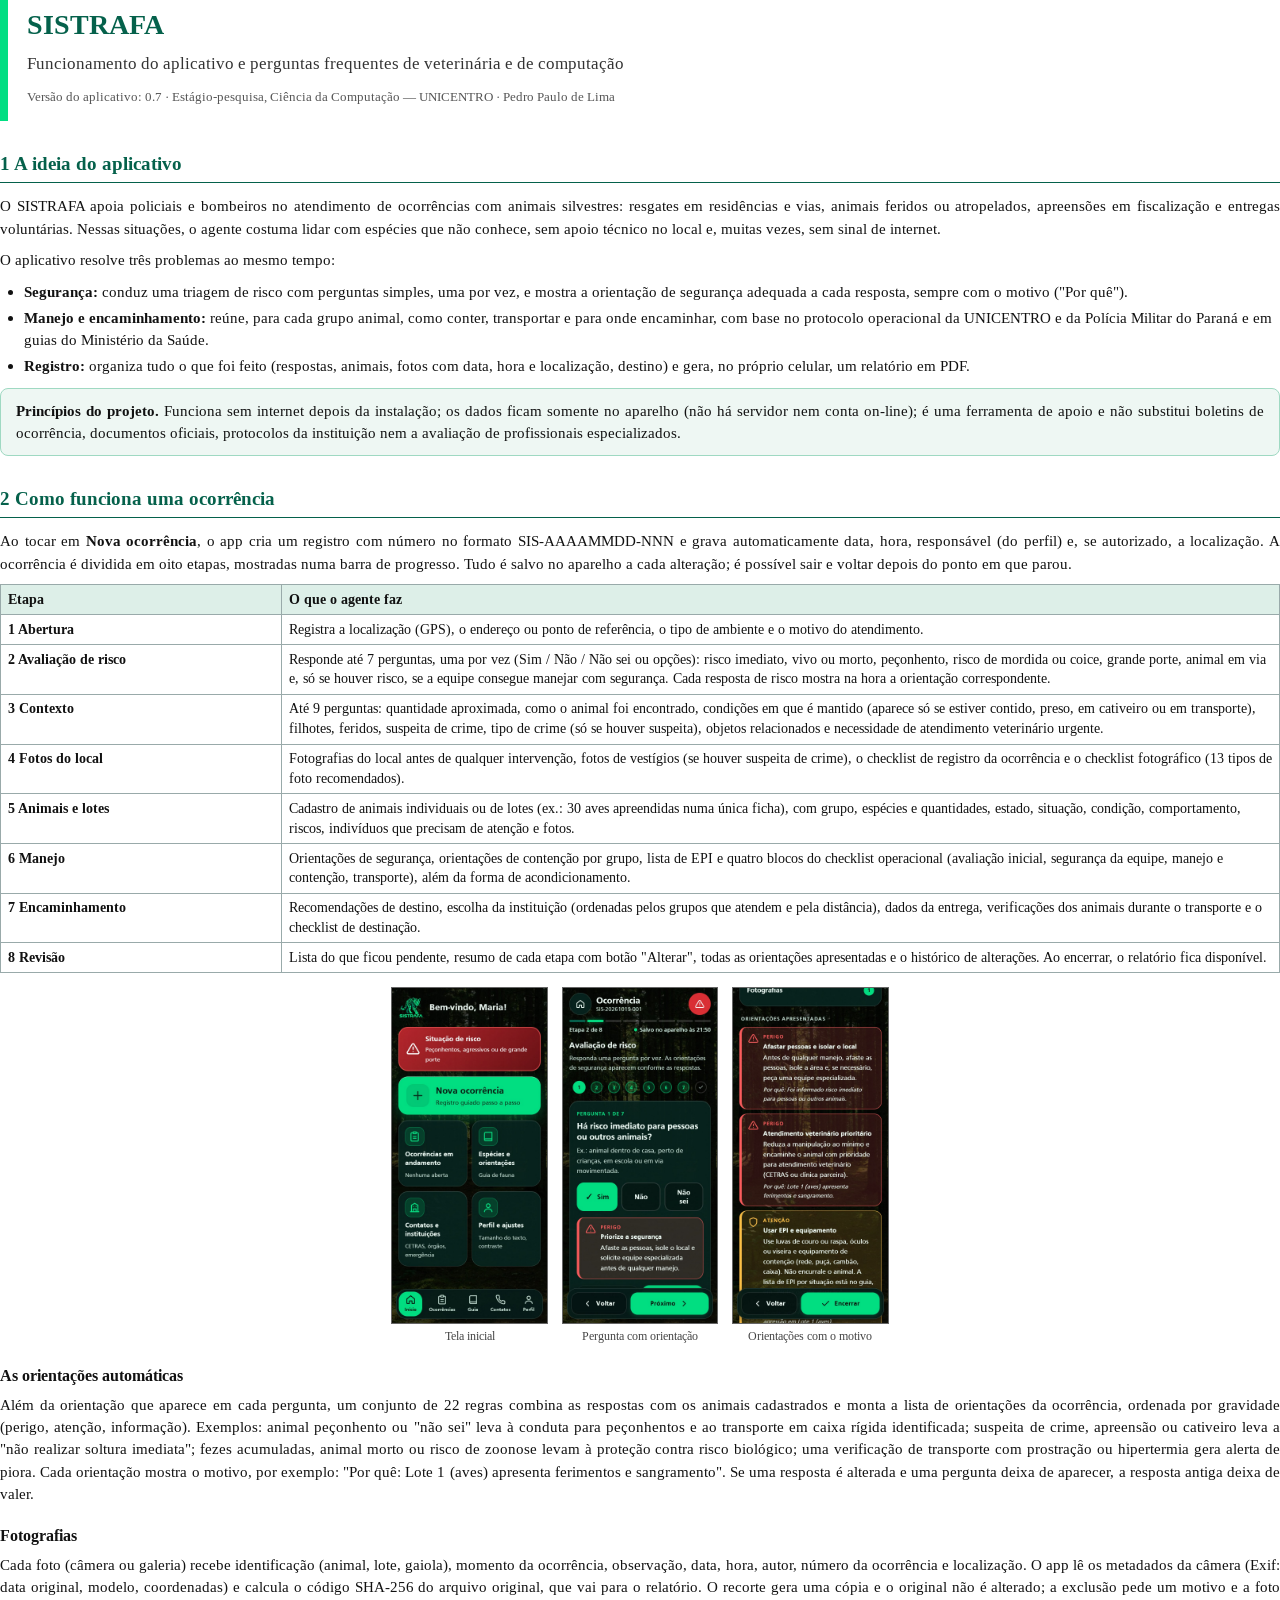
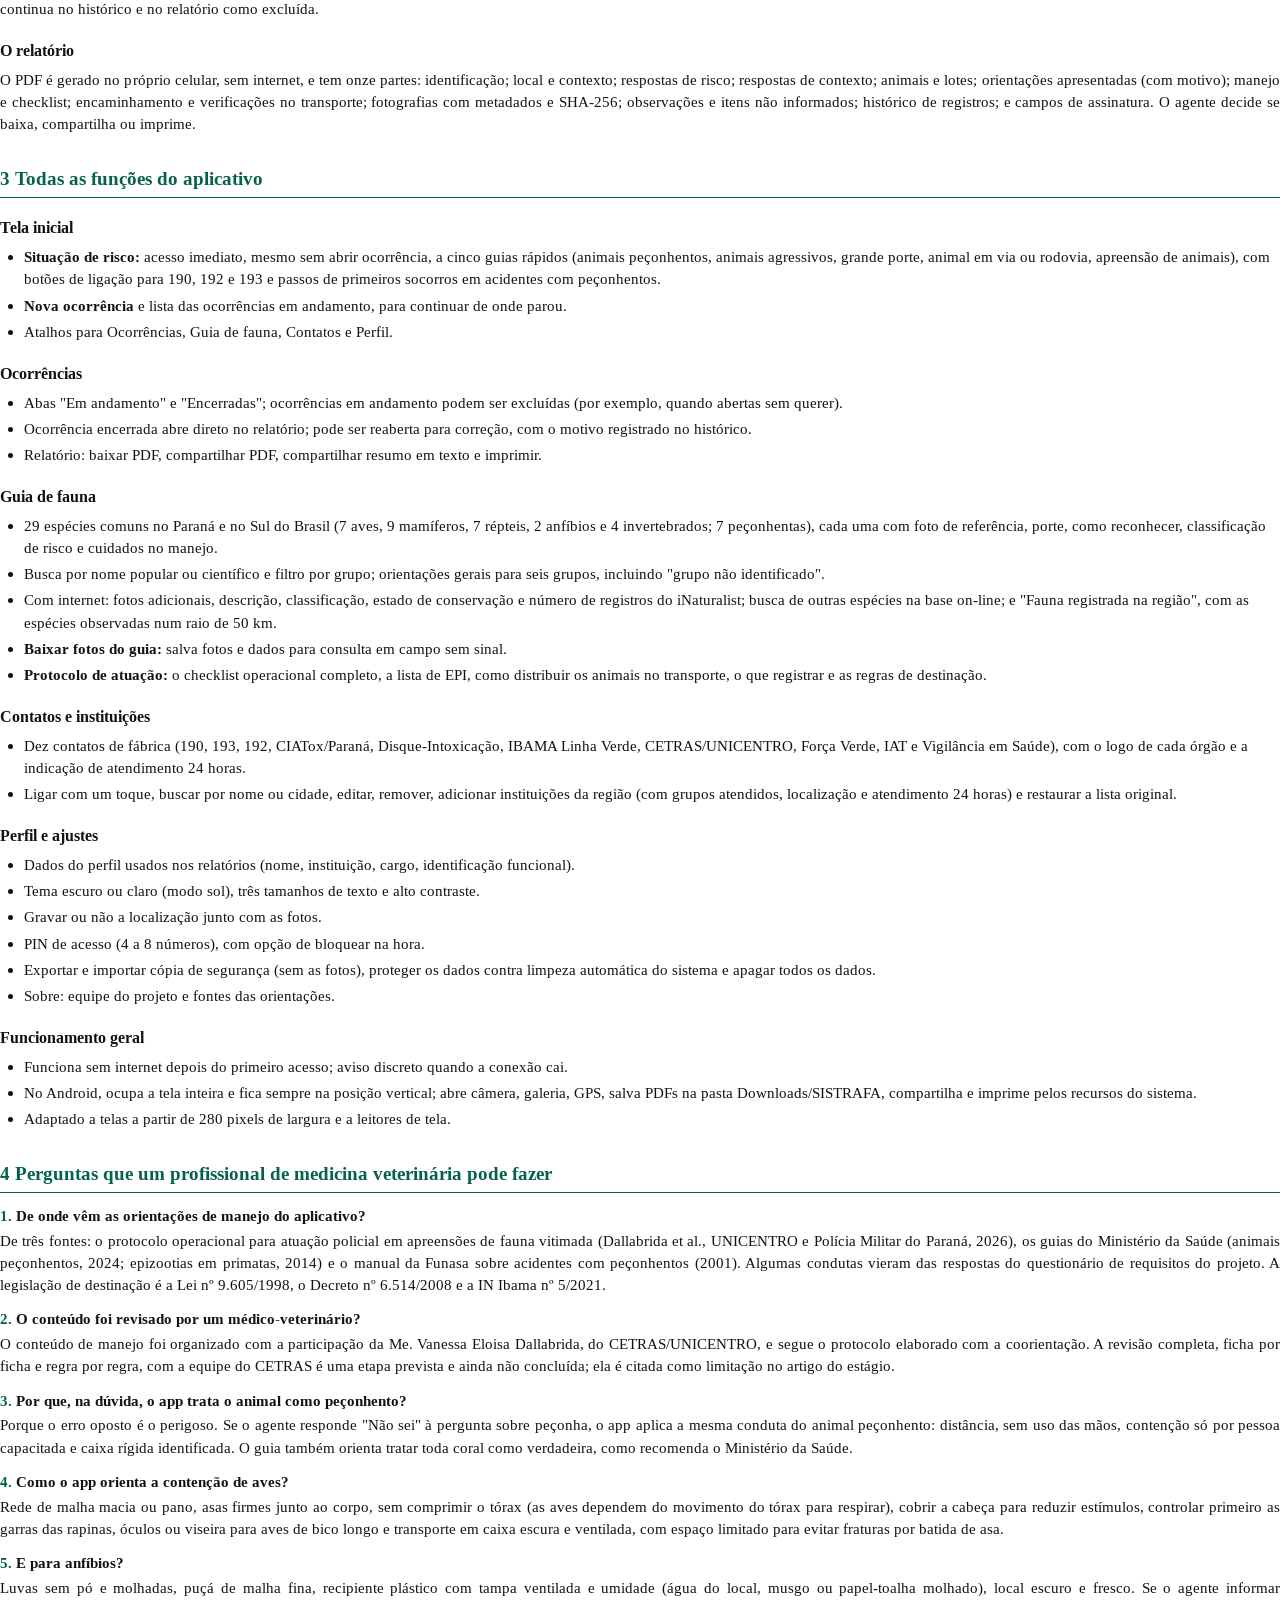
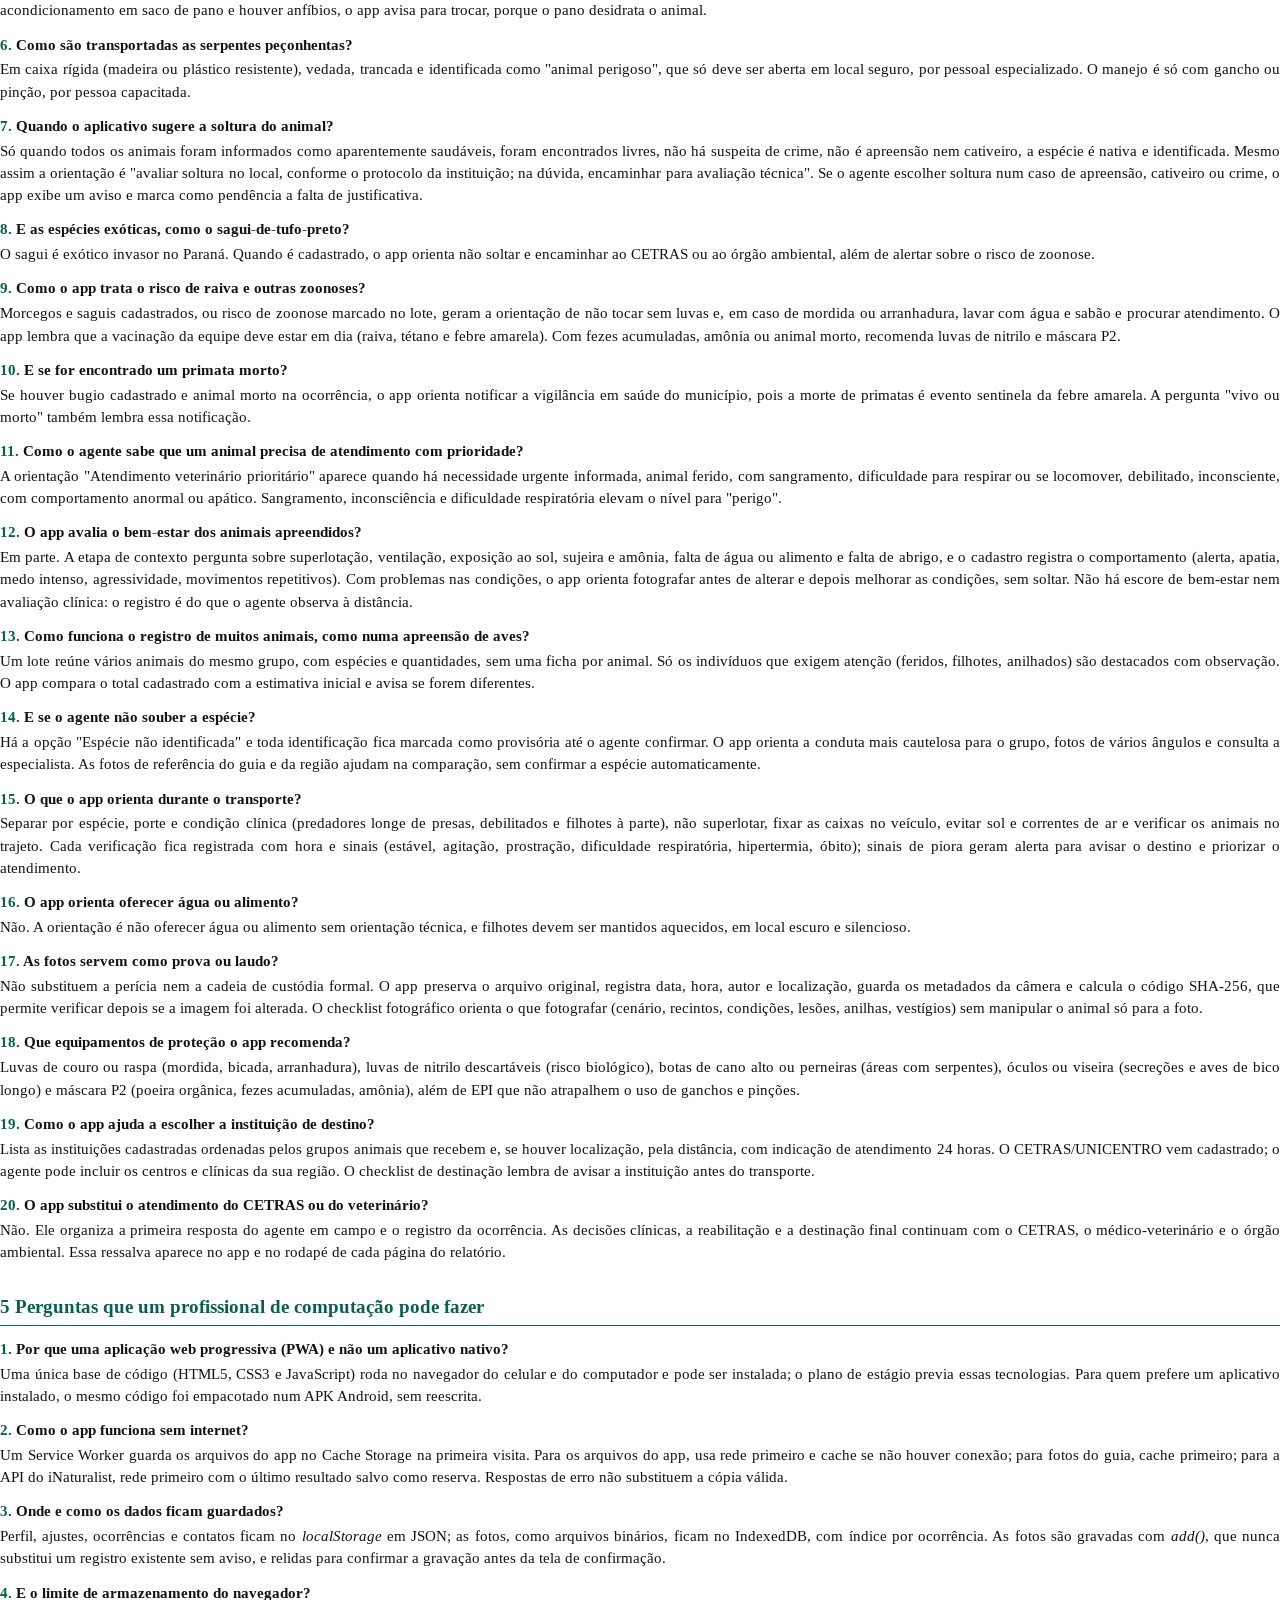
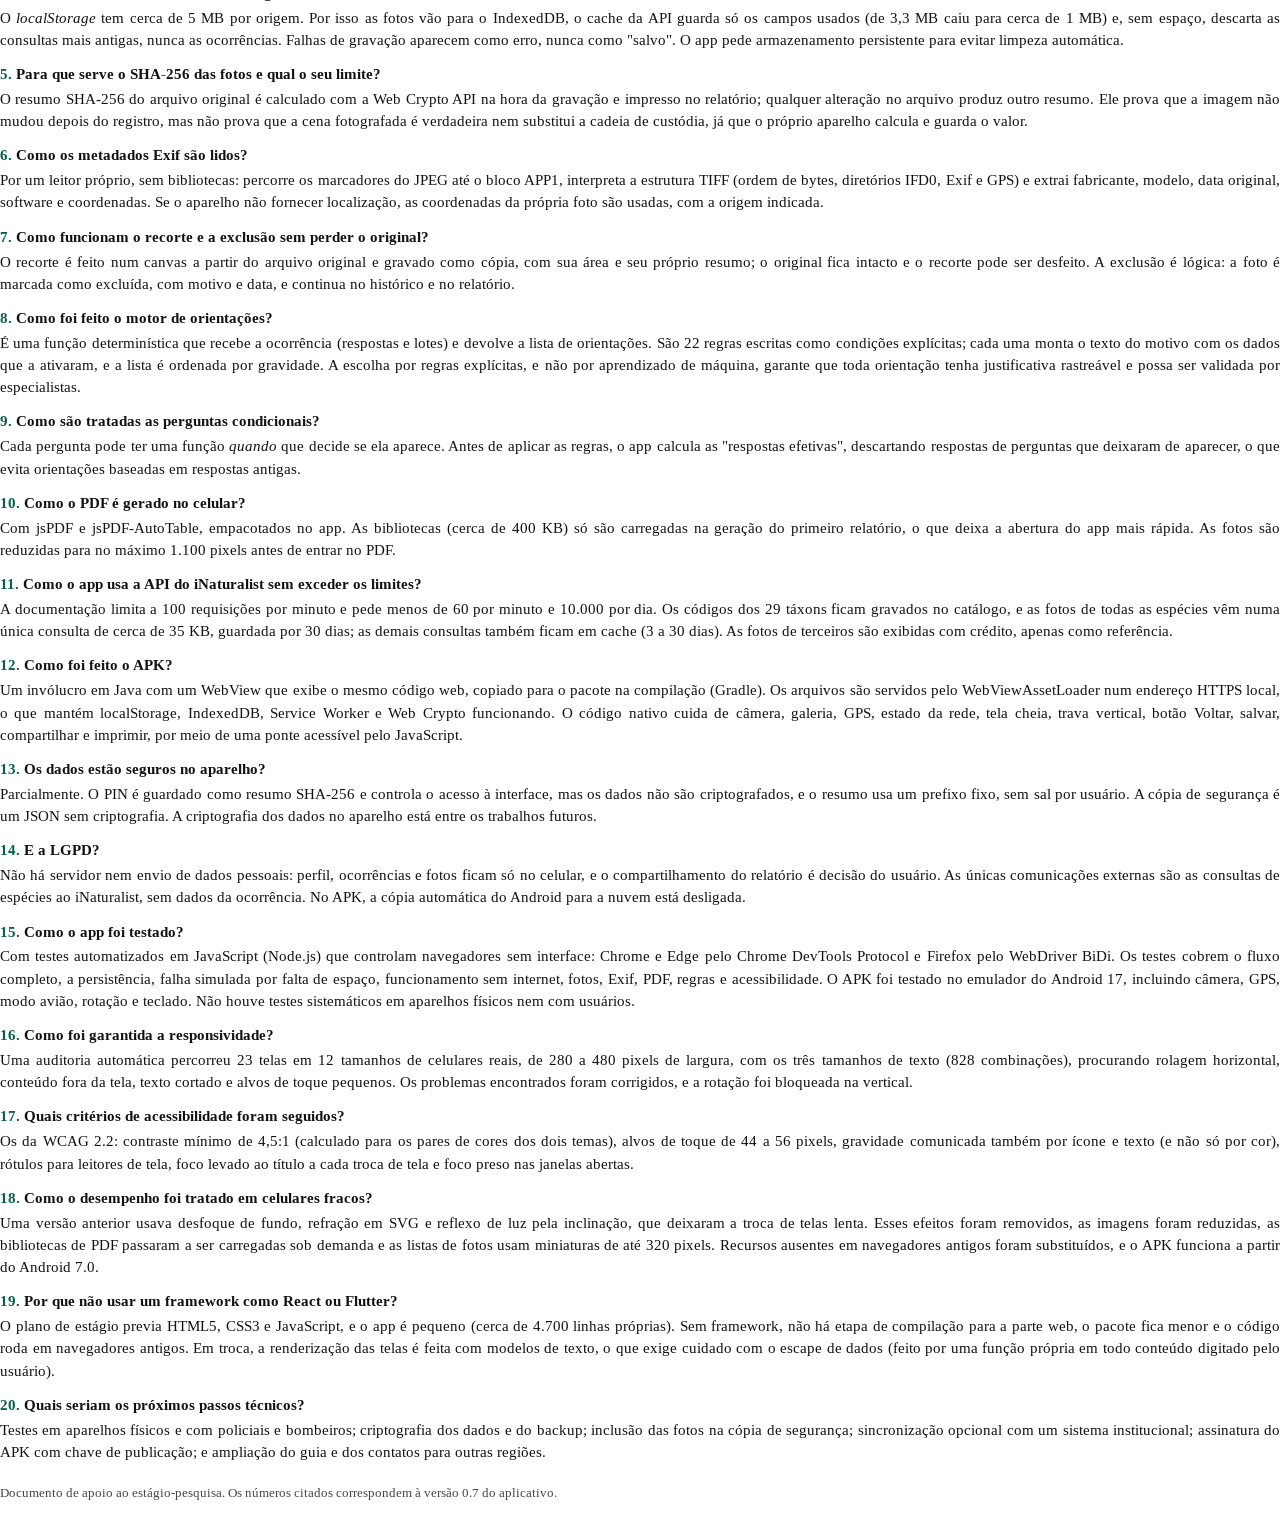
<file: documentacao/editavel/SISTRAFA-funcionamento-e-perguntas.html>
<!doctype html>
<html lang="pt-BR">
<head>
<meta charset="utf-8">
<title>SISTRAFA — funcionamento e perguntas frequentes</title>
<style>
@font-face { font-family: "Tinos"; font-weight: 400; src: url("../../artigo/editavel/fontes/tinos-latin-400-normal.woff2") format("woff2"), url("../../artigo/editavel/fontes/tinos-latin-ext-400-normal.woff2") format("woff2"); }
@font-face { font-family: "Tinos"; font-weight: 700; src: url("../../artigo/editavel/fontes/tinos-latin-700-normal.woff2") format("woff2"), url("../../artigo/editavel/fontes/tinos-latin-ext-700-normal.woff2") format("woff2"); }
@font-face { font-family: "Tinos"; font-style: italic; font-weight: 400; src: url("../../artigo/editavel/fontes/tinos-latin-400-italic.woff2") format("woff2"); }
@page { size: A4; margin: 2.2cm 2cm 2.2cm 2cm; @bottom-right { content: counter(page); font-family: "Tinos", serif; font-size: 9.5pt; color: #555; } }
@page :first { @bottom-right { content: none; } }
body { font-family: "Tinos", "Times New Roman", serif; font-size: 11.5pt; line-height: 1.45; color: #111; margin: 0; }
h1 { font-size: 21pt; margin: 0 0 4pt; color: #05614B; }
h2 { font-size: 14.5pt; color: #05614B; border-bottom: 1.2pt solid #05614B; padding-bottom: 3pt; margin: 22pt 0 9pt; break-after: avoid; }
h3 { font-size: 12pt; margin: 14pt 0 5pt; break-after: avoid; }
p { margin: 0 0 7pt; text-align: justify; }
ul, ol { margin: 0 0 8pt; padding-left: 18pt; }
li { margin-bottom: 3pt; }
.capa { border-left: 6pt solid #01DE82; padding: 4pt 0 4pt 14pt; margin-bottom: 18pt; }
.capa .sub { font-size: 13pt; color: #333; margin: 0; }
.capa .meta { font-size: 10pt; color: #555; margin-top: 8pt; }
.caixa { background: #EEF7F3; border: 0.8pt solid #9FD9C2; border-radius: 6pt; padding: 8pt 11pt; margin: 8pt 0 10pt; break-inside: avoid; }
.caixa p:last-child, .caixa ul:last-child { margin-bottom: 0; }
table { width: 100%; border-collapse: collapse; font-size: 10.2pt; margin: 6pt 0 10pt; }
th, td { border: 0.6pt solid #9aa; padding: 3.5pt 5pt; vertical-align: top; text-align: left; }
th { background: #DDEFE8; }
tr { break-inside: avoid; }
.etapas td:first-child { width: 22%; font-weight: 700; }
.pergunta { break-inside: avoid; margin: 0 0 9pt; }
.pergunta .q { font-weight: 700; margin-bottom: 2pt; text-align: left; }
.pergunta .q span { color: #05614B; }
.telas { display: flex; gap: 10pt; justify-content: center; margin: 6pt 0 4pt; break-inside: avoid; }
.telas figure { margin: 0; text-align: center; font-size: 9pt; color: #444; }
.telas img { width: 4.1cm; border: 0.6pt solid #666; display: block; margin-bottom: 3pt; }
.quebra { break-before: page; }
.nota { font-size: 9.8pt; color: #444; }
</style>
</head>
<body>

<div class="capa">
  <h1>SISTRAFA</h1>
  <p class="sub">Funcionamento do aplicativo e perguntas frequentes de veterinária e de computação</p>
  <p class="meta">Versão do aplicativo: 0.7 · Estágio-pesquisa, Ciência da Computação — UNICENTRO · Pedro Paulo de Lima</p>
</div>

<h2>1 A ideia do aplicativo</h2>
<p>O SISTRAFA apoia policiais e bombeiros no atendimento de ocorrências com animais silvestres: resgates em residências e vias, animais feridos ou atropelados, apreensões em fiscalização e entregas voluntárias. Nessas situações, o agente costuma lidar com espécies que não conhece, sem apoio técnico no local e, muitas vezes, sem sinal de internet.</p>
<p>O aplicativo resolve três problemas ao mesmo tempo:</p>
<ul>
  <li><b>Segurança:</b> conduz uma triagem de risco com perguntas simples, uma por vez, e mostra a orientação de segurança adequada a cada resposta, sempre com o motivo ("Por quê").</li>
  <li><b>Manejo e encaminhamento:</b> reúne, para cada grupo animal, como conter, transportar e para onde encaminhar, com base no protocolo operacional da UNICENTRO e da Polícia Militar do Paraná e em guias do Ministério da Saúde.</li>
  <li><b>Registro:</b> organiza tudo o que foi feito (respostas, animais, fotos com data, hora e localização, destino) e gera, no próprio celular, um relatório em PDF.</li>
</ul>
<div class="caixa">
  <p><b>Princípios do projeto.</b> Funciona sem internet depois da instalação; os dados ficam somente no aparelho (não há servidor nem conta on-line); é uma ferramenta de apoio e não substitui boletins de ocorrência, documentos oficiais, protocolos da instituição nem a avaliação de profissionais especializados.</p>
</div>

<h2>2 Como funciona uma ocorrência</h2>
<p>Ao tocar em <b>Nova ocorrência</b>, o app cria um registro com número no formato SIS-AAAAMMDD-NNN e grava automaticamente data, hora, responsável (do perfil) e, se autorizado, a localização. A ocorrência é dividida em oito etapas, mostradas numa barra de progresso. Tudo é salvo no aparelho a cada alteração; é possível sair e voltar depois do ponto em que parou.</p>

<table class="etapas">
  <tr><th>Etapa</th><th>O que o agente faz</th></tr>
  <tr><td>1 Abertura</td><td>Registra a localização (GPS), o endereço ou ponto de referência, o tipo de ambiente e o motivo do atendimento.</td></tr>
  <tr><td>2 Avaliação de risco</td><td>Responde até 7 perguntas, uma por vez (Sim / Não / Não sei ou opções): risco imediato, vivo ou morto, peçonhento, risco de mordida ou coice, grande porte, animal em via e, só se houver risco, se a equipe consegue manejar com segurança. Cada resposta de risco mostra na hora a orientação correspondente.</td></tr>
  <tr><td>3 Contexto</td><td>Até 9 perguntas: quantidade aproximada, como o animal foi encontrado, condições em que é mantido (aparece só se estiver contido, preso, em cativeiro ou em transporte), filhotes, feridos, suspeita de crime, tipo de crime (só se houver suspeita), objetos relacionados e necessidade de atendimento veterinário urgente.</td></tr>
  <tr><td>4 Fotos do local</td><td>Fotografias do local antes de qualquer intervenção, fotos de vestígios (se houver suspeita de crime), o checklist de registro da ocorrência e o checklist fotográfico (13 tipos de foto recomendados).</td></tr>
  <tr><td>5 Animais e lotes</td><td>Cadastro de animais individuais ou de lotes (ex.: 30 aves apreendidas numa única ficha), com grupo, espécies e quantidades, estado, situação, condição, comportamento, riscos, indivíduos que precisam de atenção e fotos.</td></tr>
  <tr><td>6 Manejo</td><td>Orientações de segurança, orientações de contenção por grupo, lista de EPI e quatro blocos do checklist operacional (avaliação inicial, segurança da equipe, manejo e contenção, transporte), além da forma de acondicionamento.</td></tr>
  <tr><td>7 Encaminhamento</td><td>Recomendações de destino, escolha da instituição (ordenadas pelos grupos que atendem e pela distância), dados da entrega, verificações dos animais durante o transporte e o checklist de destinação.</td></tr>
  <tr><td>8 Revisão</td><td>Lista do que ficou pendente, resumo de cada etapa com botão "Alterar", todas as orientações apresentadas e o histórico de alterações. Ao encerrar, o relatório fica disponível.</td></tr>
</table>

<div class="telas">
  <figure><img src="../../artigo/figuras/tela-inicio.jpg" alt=""><figcaption>Tela inicial</figcaption></figure>
  <figure><img src="../../artigo/figuras/tela-pergunta.jpg" alt=""><figcaption>Pergunta com orientação</figcaption></figure>
  <figure><img src="../../artigo/figuras/tela-revisao.jpg" alt=""><figcaption>Orientações com o motivo</figcaption></figure>
</div>

<h3>As orientações automáticas</h3>
<p>Além da orientação que aparece em cada pergunta, um conjunto de 22 regras combina as respostas com os animais cadastrados e monta a lista de orientações da ocorrência, ordenada por gravidade (perigo, atenção, informação). Exemplos: animal peçonhento ou "não sei" leva à conduta para peçonhentos e ao transporte em caixa rígida identificada; suspeita de crime, apreensão ou cativeiro leva a "não realizar soltura imediata"; fezes acumuladas, animal morto ou risco de zoonose levam à proteção contra risco biológico; uma verificação de transporte com prostração ou hipertermia gera alerta de piora. Cada orientação mostra o motivo, por exemplo: "Por quê: Lote 1 (aves) apresenta ferimentos e sangramento". Se uma resposta é alterada e uma pergunta deixa de aparecer, a resposta antiga deixa de valer.</p>

<h3>Fotografias</h3>
<p>Cada foto (câmera ou galeria) recebe identificação (animal, lote, gaiola), momento da ocorrência, observação, data, hora, autor, número da ocorrência e localização. O app lê os metadados da câmera (Exif: data original, modelo, coordenadas) e calcula o código SHA-256 do arquivo original, que vai para o relatório. O recorte gera uma cópia e o original não é alterado; a exclusão pede um motivo e a foto continua no histórico e no relatório como excluída.</p>

<h3>O relatório</h3>
<p>O PDF é gerado no próprio celular, sem internet, e tem onze partes: identificação; local e contexto; respostas de risco; respostas de contexto; animais e lotes; orientações apresentadas (com motivo); manejo e checklist; encaminhamento e verificações no transporte; fotografias com metadados e SHA-256; observações e itens não informados; histórico de registros; e campos de assinatura. O agente decide se baixa, compartilha ou imprime.</p>

<h2>3 Todas as funções do aplicativo</h2>

<h3>Tela inicial</h3>
<ul>
  <li><b>Situação de risco:</b> acesso imediato, mesmo sem abrir ocorrência, a cinco guias rápidos (animais peçonhentos, animais agressivos, grande porte, animal em via ou rodovia, apreensão de animais), com botões de ligação para 190, 192 e 193 e passos de primeiros socorros em acidentes com peçonhentos.</li>
  <li><b>Nova ocorrência</b> e lista das ocorrências em andamento, para continuar de onde parou.</li>
  <li>Atalhos para Ocorrências, Guia de fauna, Contatos e Perfil.</li>
</ul>

<h3>Ocorrências</h3>
<ul>
  <li>Abas "Em andamento" e "Encerradas"; ocorrências em andamento podem ser excluídas (por exemplo, quando abertas sem querer).</li>
  <li>Ocorrência encerrada abre direto no relatório; pode ser reaberta para correção, com o motivo registrado no histórico.</li>
  <li>Relatório: baixar PDF, compartilhar PDF, compartilhar resumo em texto e imprimir.</li>
</ul>

<h3>Guia de fauna</h3>
<ul>
  <li>29 espécies comuns no Paraná e no Sul do Brasil (7 aves, 9 mamíferos, 7 répteis, 2 anfíbios e 4 invertebrados; 7 peçonhentas), cada uma com foto de referência, porte, como reconhecer, classificação de risco e cuidados no manejo.</li>
  <li>Busca por nome popular ou científico e filtro por grupo; orientações gerais para seis grupos, incluindo "grupo não identificado".</li>
  <li>Com internet: fotos adicionais, descrição, classificação, estado de conservação e número de registros do iNaturalist; busca de outras espécies na base on-line; e "Fauna registrada na região", com as espécies observadas num raio de 50 km.</li>
  <li><b>Baixar fotos do guia:</b> salva fotos e dados para consulta em campo sem sinal.</li>
  <li><b>Protocolo de atuação:</b> o checklist operacional completo, a lista de EPI, como distribuir os animais no transporte, o que registrar e as regras de destinação.</li>
</ul>

<h3>Contatos e instituições</h3>
<ul>
  <li>Dez contatos de fábrica (190, 193, 192, CIATox/Paraná, Disque-Intoxicação, IBAMA Linha Verde, CETRAS/UNICENTRO, Força Verde, IAT e Vigilância em Saúde), com o logo de cada órgão e a indicação de atendimento 24 horas.</li>
  <li>Ligar com um toque, buscar por nome ou cidade, editar, remover, adicionar instituições da região (com grupos atendidos, localização e atendimento 24 horas) e restaurar a lista original.</li>
</ul>

<h3>Perfil e ajustes</h3>
<ul>
  <li>Dados do perfil usados nos relatórios (nome, instituição, cargo, identificação funcional).</li>
  <li>Tema escuro ou claro (modo sol), três tamanhos de texto e alto contraste.</li>
  <li>Gravar ou não a localização junto com as fotos.</li>
  <li>PIN de acesso (4 a 8 números), com opção de bloquear na hora.</li>
  <li>Exportar e importar cópia de segurança (sem as fotos), proteger os dados contra limpeza automática do sistema e apagar todos os dados.</li>
  <li>Sobre: equipe do projeto e fontes das orientações.</li>
</ul>

<h3>Funcionamento geral</h3>
<ul>
  <li>Funciona sem internet depois do primeiro acesso; aviso discreto quando a conexão cai.</li>
  <li>No Android, ocupa a tela inteira e fica sempre na posição vertical; abre câmera, galeria, GPS, salva PDFs na pasta Downloads/SISTRAFA, compartilha e imprime pelos recursos do sistema.</li>
  <li>Adaptado a telas a partir de 280 pixels de largura e a leitores de tela.</li>
</ul>

<h2 class="quebra">4 Perguntas que um profissional de medicina veterinária pode fazer</h2>

<div class="pergunta"><p class="q"><span>1.</span> De onde vêm as orientações de manejo do aplicativo?</p>
<p>De três fontes: o protocolo operacional para atuação policial em apreensões de fauna vitimada (Dallabrida et al., UNICENTRO e Polícia Militar do Paraná, 2026), os guias do Ministério da Saúde (animais peçonhentos, 2024; epizootias em primatas, 2014) e o manual da Funasa sobre acidentes com peçonhentos (2001). Algumas condutas vieram das respostas do questionário de requisitos do projeto. A legislação de destinação é a Lei nº 9.605/1998, o Decreto nº 6.514/2008 e a IN Ibama nº 5/2021.</p></div>

<div class="pergunta"><p class="q"><span>2.</span> O conteúdo foi revisado por um médico-veterinário?</p>
<p>O conteúdo de manejo foi organizado com a participação da Me. Vanessa Eloisa Dallabrida, do CETRAS/UNICENTRO, e segue o protocolo elaborado com a coorientação. A revisão completa, ficha por ficha e regra por regra, com a equipe do CETRAS é uma etapa prevista e ainda não concluída; ela é citada como limitação no artigo do estágio.</p></div>

<div class="pergunta"><p class="q"><span>3.</span> Por que, na dúvida, o app trata o animal como peçonhento?</p>
<p>Porque o erro oposto é o perigoso. Se o agente responde "Não sei" à pergunta sobre peçonha, o app aplica a mesma conduta do animal peçonhento: distância, sem uso das mãos, contenção só por pessoa capacitada e caixa rígida identificada. O guia também orienta tratar toda coral como verdadeira, como recomenda o Ministério da Saúde.</p></div>

<div class="pergunta"><p class="q"><span>4.</span> Como o app orienta a contenção de aves?</p>
<p>Rede de malha macia ou pano, asas firmes junto ao corpo, sem comprimir o tórax (as aves dependem do movimento do tórax para respirar), cobrir a cabeça para reduzir estímulos, controlar primeiro as garras das rapinas, óculos ou viseira para aves de bico longo e transporte em caixa escura e ventilada, com espaço limitado para evitar fraturas por batida de asa.</p></div>

<div class="pergunta"><p class="q"><span>5.</span> E para anfíbios?</p>
<p>Luvas sem pó e molhadas, puçá de malha fina, recipiente plástico com tampa ventilada e umidade (água do local, musgo ou papel-toalha molhado), local escuro e fresco. Se o agente informar acondicionamento em saco de pano e houver anfíbios, o app avisa para trocar, porque o pano desidrata o animal.</p></div>

<div class="pergunta"><p class="q"><span>6.</span> Como são transportadas as serpentes peçonhentas?</p>
<p>Em caixa rígida (madeira ou plástico resistente), vedada, trancada e identificada como "animal perigoso", que só deve ser aberta em local seguro, por pessoal especializado. O manejo é só com gancho ou pinção, por pessoa capacitada.</p></div>

<div class="pergunta"><p class="q"><span>7.</span> Quando o aplicativo sugere a soltura do animal?</p>
<p>Só quando todos os animais foram informados como aparentemente saudáveis, foram encontrados livres, não há suspeita de crime, não é apreensão nem cativeiro, a espécie é nativa e identificada. Mesmo assim a orientação é "avaliar soltura no local, conforme o protocolo da instituição; na dúvida, encaminhar para avaliação técnica". Se o agente escolher soltura num caso de apreensão, cativeiro ou crime, o app exibe um aviso e marca como pendência a falta de justificativa.</p></div>

<div class="pergunta"><p class="q"><span>8.</span> E as espécies exóticas, como o sagui-de-tufo-preto?</p>
<p>O sagui é exótico invasor no Paraná. Quando é cadastrado, o app orienta não soltar e encaminhar ao CETRAS ou ao órgão ambiental, além de alertar sobre o risco de zoonose.</p></div>

<div class="pergunta"><p class="q"><span>9.</span> Como o app trata o risco de raiva e outras zoonoses?</p>
<p>Morcegos e saguis cadastrados, ou risco de zoonose marcado no lote, geram a orientação de não tocar sem luvas e, em caso de mordida ou arranhadura, lavar com água e sabão e procurar atendimento. O app lembra que a vacinação da equipe deve estar em dia (raiva, tétano e febre amarela). Com fezes acumuladas, amônia ou animal morto, recomenda luvas de nitrilo e máscara P2.</p></div>

<div class="pergunta"><p class="q"><span>10.</span> E se for encontrado um primata morto?</p>
<p>Se houver bugio cadastrado e animal morto na ocorrência, o app orienta notificar a vigilância em saúde do município, pois a morte de primatas é evento sentinela da febre amarela. A pergunta "vivo ou morto" também lembra essa notificação.</p></div>

<div class="pergunta"><p class="q"><span>11.</span> Como o agente sabe que um animal precisa de atendimento com prioridade?</p>
<p>A orientação "Atendimento veterinário prioritário" aparece quando há necessidade urgente informada, animal ferido, com sangramento, dificuldade para respirar ou se locomover, debilitado, inconsciente, com comportamento anormal ou apático. Sangramento, inconsciência e dificuldade respiratória elevam o nível para "perigo".</p></div>

<div class="pergunta"><p class="q"><span>12.</span> O app avalia o bem-estar dos animais apreendidos?</p>
<p>Em parte. A etapa de contexto pergunta sobre superlotação, ventilação, exposição ao sol, sujeira e amônia, falta de água ou alimento e falta de abrigo, e o cadastro registra o comportamento (alerta, apatia, medo intenso, agressividade, movimentos repetitivos). Com problemas nas condições, o app orienta fotografar antes de alterar e depois melhorar as condições, sem soltar. Não há escore de bem-estar nem avaliação clínica: o registro é do que o agente observa à distância.</p></div>

<div class="pergunta"><p class="q"><span>13.</span> Como funciona o registro de muitos animais, como numa apreensão de aves?</p>
<p>Um lote reúne vários animais do mesmo grupo, com espécies e quantidades, sem uma ficha por animal. Só os indivíduos que exigem atenção (feridos, filhotes, anilhados) são destacados com observação. O app compara o total cadastrado com a estimativa inicial e avisa se forem diferentes.</p></div>

<div class="pergunta"><p class="q"><span>14.</span> E se o agente não souber a espécie?</p>
<p>Há a opção "Espécie não identificada" e toda identificação fica marcada como provisória até o agente confirmar. O app orienta a conduta mais cautelosa para o grupo, fotos de vários ângulos e consulta a especialista. As fotos de referência do guia e da região ajudam na comparação, sem confirmar a espécie automaticamente.</p></div>

<div class="pergunta"><p class="q"><span>15.</span> O que o app orienta durante o transporte?</p>
<p>Separar por espécie, porte e condição clínica (predadores longe de presas, debilitados e filhotes à parte), não superlotar, fixar as caixas no veículo, evitar sol e correntes de ar e verificar os animais no trajeto. Cada verificação fica registrada com hora e sinais (estável, agitação, prostração, dificuldade respiratória, hipertermia, óbito); sinais de piora geram alerta para avisar o destino e priorizar o atendimento.</p></div>

<div class="pergunta"><p class="q"><span>16.</span> O app orienta oferecer água ou alimento?</p>
<p>Não. A orientação é não oferecer água ou alimento sem orientação técnica, e filhotes devem ser mantidos aquecidos, em local escuro e silencioso.</p></div>

<div class="pergunta"><p class="q"><span>17.</span> As fotos servem como prova ou laudo?</p>
<p>Não substituem a perícia nem a cadeia de custódia formal. O app preserva o arquivo original, registra data, hora, autor e localização, guarda os metadados da câmera e calcula o código SHA-256, que permite verificar depois se a imagem foi alterada. O checklist fotográfico orienta o que fotografar (cenário, recintos, condições, lesões, anilhas, vestígios) sem manipular o animal só para a foto.</p></div>

<div class="pergunta"><p class="q"><span>18.</span> Que equipamentos de proteção o app recomenda?</p>
<p>Luvas de couro ou raspa (mordida, bicada, arranhadura), luvas de nitrilo descartáveis (risco biológico), botas de cano alto ou perneiras (áreas com serpentes), óculos ou viseira (secreções e aves de bico longo) e máscara P2 (poeira orgânica, fezes acumuladas, amônia), além de EPI que não atrapalhem o uso de ganchos e pinções.</p></div>

<div class="pergunta"><p class="q"><span>19.</span> Como o app ajuda a escolher a instituição de destino?</p>
<p>Lista as instituições cadastradas ordenadas pelos grupos animais que recebem e, se houver localização, pela distância, com indicação de atendimento 24 horas. O CETRAS/UNICENTRO vem cadastrado; o agente pode incluir os centros e clínicas da sua região. O checklist de destinação lembra de avisar a instituição antes do transporte.</p></div>

<div class="pergunta"><p class="q"><span>20.</span> O app substitui o atendimento do CETRAS ou do veterinário?</p>
<p>Não. Ele organiza a primeira resposta do agente em campo e o registro da ocorrência. As decisões clínicas, a reabilitação e a destinação final continuam com o CETRAS, o médico-veterinário e o órgão ambiental. Essa ressalva aparece no app e no rodapé de cada página do relatório.</p></div>

<h2 class="quebra">5 Perguntas que um profissional de computação pode fazer</h2>

<div class="pergunta"><p class="q"><span>1.</span> Por que uma aplicação web progressiva (PWA) e não um aplicativo nativo?</p>
<p>Uma única base de código (HTML5, CSS3 e JavaScript) roda no navegador do celular e do computador e pode ser instalada; o plano de estágio previa essas tecnologias. Para quem prefere um aplicativo instalado, o mesmo código foi empacotado num APK Android, sem reescrita.</p></div>

<div class="pergunta"><p class="q"><span>2.</span> Como o app funciona sem internet?</p>
<p>Um Service Worker guarda os arquivos do app no Cache Storage na primeira visita. Para os arquivos do app, usa rede primeiro e cache se não houver conexão; para fotos do guia, cache primeiro; para a API do iNaturalist, rede primeiro com o último resultado salvo como reserva. Respostas de erro não substituem a cópia válida.</p></div>

<div class="pergunta"><p class="q"><span>3.</span> Onde e como os dados ficam guardados?</p>
<p>Perfil, ajustes, ocorrências e contatos ficam no <i>localStorage</i> em JSON; as fotos, como arquivos binários, ficam no IndexedDB, com índice por ocorrência. As fotos são gravadas com <i>add()</i>, que nunca substitui um registro existente sem aviso, e relidas para confirmar a gravação antes da tela de confirmação.</p></div>

<div class="pergunta"><p class="q"><span>4.</span> E o limite de armazenamento do navegador?</p>
<p>O <i>localStorage</i> tem cerca de 5 MB por origem. Por isso as fotos vão para o IndexedDB, o cache da API guarda só os campos usados (de 3,3 MB caiu para cerca de 1 MB) e, sem espaço, descarta as consultas mais antigas, nunca as ocorrências. Falhas de gravação aparecem como erro, nunca como "salvo". O app pede armazenamento persistente para evitar limpeza automática.</p></div>

<div class="pergunta"><p class="q"><span>5.</span> Para que serve o SHA-256 das fotos e qual o seu limite?</p>
<p>O resumo SHA-256 do arquivo original é calculado com a Web Crypto API na hora da gravação e impresso no relatório; qualquer alteração no arquivo produz outro resumo. Ele prova que a imagem não mudou depois do registro, mas não prova que a cena fotografada é verdadeira nem substitui a cadeia de custódia, já que o próprio aparelho calcula e guarda o valor.</p></div>

<div class="pergunta"><p class="q"><span>6.</span> Como os metadados Exif são lidos?</p>
<p>Por um leitor próprio, sem bibliotecas: percorre os marcadores do JPEG até o bloco APP1, interpreta a estrutura TIFF (ordem de bytes, diretórios IFD0, Exif e GPS) e extrai fabricante, modelo, data original, software e coordenadas. Se o aparelho não fornecer localização, as coordenadas da própria foto são usadas, com a origem indicada.</p></div>

<div class="pergunta"><p class="q"><span>7.</span> Como funcionam o recorte e a exclusão sem perder o original?</p>
<p>O recorte é feito num canvas a partir do arquivo original e gravado como cópia, com sua área e seu próprio resumo; o original fica intacto e o recorte pode ser desfeito. A exclusão é lógica: a foto é marcada como excluída, com motivo e data, e continua no histórico e no relatório.</p></div>

<div class="pergunta"><p class="q"><span>8.</span> Como foi feito o motor de orientações?</p>
<p>É uma função determinística que recebe a ocorrência (respostas e lotes) e devolve a lista de orientações. São 22 regras escritas como condições explícitas; cada uma monta o texto do motivo com os dados que a ativaram, e a lista é ordenada por gravidade. A escolha por regras explícitas, e não por aprendizado de máquina, garante que toda orientação tenha justificativa rastreável e possa ser validada por especialistas.</p></div>

<div class="pergunta"><p class="q"><span>9.</span> Como são tratadas as perguntas condicionais?</p>
<p>Cada pergunta pode ter uma função <i>quando</i> que decide se ela aparece. Antes de aplicar as regras, o app calcula as "respostas efetivas", descartando respostas de perguntas que deixaram de aparecer, o que evita orientações baseadas em respostas antigas.</p></div>

<div class="pergunta"><p class="q"><span>10.</span> Como o PDF é gerado no celular?</p>
<p>Com jsPDF e jsPDF-AutoTable, empacotados no app. As bibliotecas (cerca de 400 KB) só são carregadas na geração do primeiro relatório, o que deixa a abertura do app mais rápida. As fotos são reduzidas para no máximo 1.100 pixels antes de entrar no PDF.</p></div>

<div class="pergunta"><p class="q"><span>11.</span> Como o app usa a API do iNaturalist sem exceder os limites?</p>
<p>A documentação limita a 100 requisições por minuto e pede menos de 60 por minuto e 10.000 por dia. Os códigos dos 29 táxons ficam gravados no catálogo, e as fotos de todas as espécies vêm numa única consulta de cerca de 35 KB, guardada por 30 dias; as demais consultas também ficam em cache (3 a 30 dias). As fotos de terceiros são exibidas com crédito, apenas como referência.</p></div>

<div class="pergunta"><p class="q"><span>12.</span> Como foi feito o APK?</p>
<p>Um invólucro em Java com um WebView que exibe o mesmo código web, copiado para o pacote na compilação (Gradle). Os arquivos são servidos pelo WebViewAssetLoader num endereço HTTPS local, o que mantém localStorage, IndexedDB, Service Worker e Web Crypto funcionando. O código nativo cuida de câmera, galeria, GPS, estado da rede, tela cheia, trava vertical, botão Voltar, salvar, compartilhar e imprimir, por meio de uma ponte acessível pelo JavaScript.</p></div>

<div class="pergunta"><p class="q"><span>13.</span> Os dados estão seguros no aparelho?</p>
<p>Parcialmente. O PIN é guardado como resumo SHA-256 e controla o acesso à interface, mas os dados não são criptografados, e o resumo usa um prefixo fixo, sem sal por usuário. A cópia de segurança é um JSON sem criptografia. A criptografia dos dados no aparelho está entre os trabalhos futuros.</p></div>

<div class="pergunta"><p class="q"><span>14.</span> E a LGPD?</p>
<p>Não há servidor nem envio de dados pessoais: perfil, ocorrências e fotos ficam só no celular, e o compartilhamento do relatório é decisão do usuário. As únicas comunicações externas são as consultas de espécies ao iNaturalist, sem dados da ocorrência. No APK, a cópia automática do Android para a nuvem está desligada.</p></div>

<div class="pergunta"><p class="q"><span>15.</span> Como o app foi testado?</p>
<p>Com testes automatizados em JavaScript (Node.js) que controlam navegadores sem interface: Chrome e Edge pelo Chrome DevTools Protocol e Firefox pelo WebDriver BiDi. Os testes cobrem o fluxo completo, a persistência, falha simulada por falta de espaço, funcionamento sem internet, fotos, Exif, PDF, regras e acessibilidade. O APK foi testado no emulador do Android 17, incluindo câmera, GPS, modo avião, rotação e teclado. Não houve testes sistemáticos em aparelhos físicos nem com usuários.</p></div>

<div class="pergunta"><p class="q"><span>16.</span> Como foi garantida a responsividade?</p>
<p>Uma auditoria automática percorreu 23 telas em 12 tamanhos de celulares reais, de 280 a 480 pixels de largura, com os três tamanhos de texto (828 combinações), procurando rolagem horizontal, conteúdo fora da tela, texto cortado e alvos de toque pequenos. Os problemas encontrados foram corrigidos, e a rotação foi bloqueada na vertical.</p></div>

<div class="pergunta"><p class="q"><span>17.</span> Quais critérios de acessibilidade foram seguidos?</p>
<p>Os da WCAG 2.2: contraste mínimo de 4,5:1 (calculado para os pares de cores dos dois temas), alvos de toque de 44 a 56 pixels, gravidade comunicada também por ícone e texto (e não só por cor), rótulos para leitores de tela, foco levado ao título a cada troca de tela e foco preso nas janelas abertas.</p></div>

<div class="pergunta"><p class="q"><span>18.</span> Como o desempenho foi tratado em celulares fracos?</p>
<p>Uma versão anterior usava desfoque de fundo, refração em SVG e reflexo de luz pela inclinação, que deixaram a troca de telas lenta. Esses efeitos foram removidos, as imagens foram reduzidas, as bibliotecas de PDF passaram a ser carregadas sob demanda e as listas de fotos usam miniaturas de até 320 pixels. Recursos ausentes em navegadores antigos foram substituídos, e o APK funciona a partir do Android 7.0.</p></div>

<div class="pergunta"><p class="q"><span>19.</span> Por que não usar um framework como React ou Flutter?</p>
<p>O plano de estágio previa HTML5, CSS3 e JavaScript, e o app é pequeno (cerca de 4.700 linhas próprias). Sem framework, não há etapa de compilação para a parte web, o pacote fica menor e o código roda em navegadores antigos. Em troca, a renderização das telas é feita com modelos de texto, o que exige cuidado com o escape de dados (feito por uma função própria em todo conteúdo digitado pelo usuário).</p></div>

<div class="pergunta"><p class="q"><span>20.</span> Quais seriam os próximos passos técnicos?</p>
<p>Testes em aparelhos físicos e com policiais e bombeiros; criptografia dos dados e do backup; inclusão das fotos na cópia de segurança; sincronização opcional com um sistema institucional; assinatura do APK com chave de publicação; e ampliação do guia e dos contatos para outras regiões.</p></div>

<p class="nota" style="margin-top:16pt">Documento de apoio ao estágio-pesquisa. Os números citados correspondem à versão 0.7 do aplicativo.</p>
</body>
</html>
</file>
<file: css/estilos.css>
/* =====================================================================
   SISTRAFA — estilos
   Organização:
     1. Fontes            5. Componentes (botões, campos, fichas, avisos…)
     2. Tokens            6. Telas (início, assistente, lote, guia, relatório…)
     3. Temas             7. Adaptações (telas baixas, teclado, impressão)
     4. Base e layout
   Desempenho: nenhuma superfície usa desfoque de fundo, filtros ou animações contínuas,
   para que o app rode bem em celulares simples e antigos.
   A paleta oficial (#05614B, #020E0E, #01DE82) é a origem de todas as cores.
   ===================================================================== */

/* ---------- 1. Fontes (arquivos locais: funcionam offline) ----------
   Uma família com dois pesos: textos normais usam o arquivo regular e
   qualquer peso de 600 em diante usa o arquivo bold real (sem negrito "falso"). */
@font-face {
  font-family: "Frutiger";
  src: local("Frutiger"), url("../recursos/fontes/Frutiger.woff") format("woff");
  font-weight: 100 550; font-style: normal; font-display: swap;
}
@font-face {
  font-family: "Frutiger";
  src: local("Frutiger Bold"), url("../recursos/fontes/Frutiger_bold.woff") format("woff");
  font-weight: 551 900; font-style: normal; font-display: swap;
}

/* ---------- 2. Tokens ---------- */
:root {
  /* paleta oficial */
  --petroleo: #05614B;
  --escuro: #020E0E;
  --menta: #01DE82;

  /* derivados da paleta */
  --menta-suave: rgba(1, 222, 130, .16);
  --menta-linha: rgba(1, 222, 130, .45);
  --texto: #F2FFF9;
  --texto-2: #BFD9CF;
  --texto-3: #8FB3A6;
  --sobre-menta: #02130F;
  --acento: #01DE82;
  --icone-fundo: rgba(0, 0, 0, .3);
  --controle: rgba(0, 0, 0, .28);            /* fundo de campos, fichas e opções */
  --linha-suave: rgba(255, 255, 255, .08);   /* divisórias internas */

  /* estados (sempre acompanhados de ícone e texto, nunca só cor) */
  --perigo: #FF5D5D;
  --perigo-forte: #D92F35;
  --perigo-fundo: rgba(255, 93, 93, .16);
  --alerta: #FFC145;
  --alerta-fundo: rgba(255, 193, 69, .15);
  --info: #6CCBFF;
  --info-fundo: rgba(108, 203, 255, .14);

  /* superfícies translúcidas sobre o fundo (sem desfoque de fundo, que pesa em celulares simples) */
  --vidro: rgba(8, 36, 30, .93);
  --vidro-forte: rgba(6, 28, 24, .97);
  --vidro-linha: rgba(255, 255, 255, .16);
  --vidro-brilho: rgba(255, 255, 255, .22);
  --vidro-lista: rgba(8, 36, 30, .93);
  --sombra: 0 2px 8px rgba(0, 0, 0, .28), inset 0 1px 0 rgba(255, 255, 255, .1);
  --sombra-flutuante: 0 6px 18px rgba(0, 0, 0, .4);

  /* espaçamento (base 4 px) */
  --esp-1: 4px;
  --esp-2: 8px;
  --esp-3: 12px;
  --esp-4: 16px;
  --esp-5: 24px;
  --esp-6: 32px;

  /* tipografia (rem: acompanha o ajuste de tamanho de texto do usuário) */
  --fs-micro: .78rem;
  --fs-pequeno: .875rem;
  --fs-base: 1rem;
  --fs-titulo-3: 1.0625rem;
  --fs-titulo-2: 1.25rem;
  --fs-titulo-1: 1.375rem;

  /* forma */
  --raio-g: 24px;
  --raio-m: 18px;
  --raio-p: 12px;
  --raio-pilula: 999px;
  --toque: 56px;           /* alvo de toque padrão */
  --toque-min: 44px;       /* menor alvo de toque permitido */
  --margem: 16px;
  --altura-navegacao: 76px;

  /* movimento */
  --dur-1: 120ms;
  --dur-2: 200ms;
  --dur-3: 320ms;
  --curva: cubic-bezier(.2, .8, .2, 1);

  font-size: 17px;
  color-scheme: dark;
}
html[data-fonte="grande"] { font-size: 19.5px; }
html[data-fonte="muito-grande"] { font-size: 22px; }

/* ---------- 3. Temas ---------- */
/* alto contraste: sem transparência */
html[data-contraste="alto"] {
  --vidro-lista: #06221C;
  --vidro: #06221C;
  --vidro-forte: #031512;
  --vidro-linha: #7FF0BE;
  --texto: #FFFFFF;
  --texto-2: #E6FFF4;
  --texto-3: #CDEFE1;
  --controle: #000000;
  --sombra: none;
  --sombra-flutuante: none;
}

/* modo sol: fundo claro e texto escuro para luz solar forte */
html[data-tema="claro"] {
  color-scheme: light;
  --vidro: rgba(255, 255, 255, .94);
  --vidro-forte: rgba(255, 255, 255, .98);
  --vidro-linha: rgba(2, 40, 32, .18);
  --vidro-brilho: rgba(255, 255, 255, .9);
  --vidro-lista: rgba(255, 255, 255, .94);
  --sombra: 0 2px 8px rgba(5, 60, 48, .12);
  --sombra-flutuante: 0 6px 16px rgba(5, 60, 48, .18);
  --texto: #021A14;
  --texto-2: #24473D;
  --texto-3: #4D6E64;
  --acento: #05614B;
  --menta-suave: rgba(1, 222, 130, .2);
  --menta-linha: rgba(5, 97, 75, .55);
  --icone-fundo: #0A2A24;
  --controle: rgba(255, 255, 255, .9);
  --linha-suave: rgba(2, 40, 32, .1);
  --perigo: #C0161C;
  --perigo-forte: #B3141A;
  --perigo-fundo: rgba(220, 40, 45, .1);
  --alerta: #9A6200;
  --alerta-fundo: rgba(255, 180, 40, .18);
  --info: #035C8F;
  --info-fundo: rgba(40, 150, 220, .12);
}
html[data-tema="claro"][data-contraste="alto"] {
  --vidro: #FFFFFF; --vidro-forte: #FFFFFF; --vidro-lista: #FFFFFF; --vidro-linha: #000000; --controle: #FFFFFF;
  --texto: #000000; --texto-2: #111111; --texto-3: #222222; --acento: #024234;
}

/* ---------- 4. Base e layout ---------- */
* { box-sizing: border-box; -webkit-tap-highlight-color: transparent; }
html, body { margin: 0; height: 100%; }
body {
  font-family: "Frutiger", system-ui, -apple-system, "Segoe UI", Roboto, "Helvetica Neue", Arial, sans-serif;
  background: var(--escuro);
  color: var(--texto);
  line-height: 1.5;
  overflow-wrap: break-word;          /* palavras longas quebram em vez de vazar da tela */
  -webkit-font-smoothing: antialiased;
  overflow-x: hidden;
}
html[data-tema="claro"] body { background: #E9F5F0; }
html[data-tema="claro"][data-contraste="alto"] body { background: #FFFFFF; }
img { max-width: 100%; display: block; }
button, input, select, textarea { font: inherit; color: inherit; }
a { color: var(--acento); }
h1, h2, h3 { line-height: 1.2; margin: 0 0 var(--esp-2); letter-spacing: -.01em; }
h1 { font-size: var(--fs-titulo-1); }
h2 { font-size: var(--fs-titulo-2); }
h3 { font-size: var(--fs-titulo-3); }
h1:focus { outline: none; }          /* o foco vai para o título ao trocar de tela (leitores de tela) */
p { margin: 0 0 var(--esp-3); }
small { font-size: var(--fs-pequeno); }
details > summary {
  cursor: pointer; font-weight: 700; min-height: var(--toque-min);
  display: flex; align-items: center; gap: var(--esp-2); list-style: none;
}
details > summary::-webkit-details-marker { display: none; }
details > summary::after {
  content: ""; width: 9px; height: 9px; margin-left: auto; flex: none;
  border-right: 2px solid currentColor; border-bottom: 2px solid currentColor;
  transform: rotate(45deg) translateY(-2px); transition: transform var(--dur-2) var(--curva);
}
details[open] > summary::after { transform: rotate(-135deg) translateY(-2px); }

:focus-visible { outline: 3px solid var(--menta); outline-offset: 3px; border-radius: 8px; }
html[data-tema="claro"] :focus-visible { outline-color: var(--petroleo); }

.somente-leitor { position: absolute; width: 1px; height: 1px; overflow: hidden; clip: rect(0 0 0 0); white-space: nowrap; }

/* fundo: foto da floresta escurecida, apenas ambiente (camada fixa, sem animação) */
.fundo-bolhas {
  position: fixed; top: 0; right: 0; bottom: 0; left: 0; z-index: -1; overflow: hidden; pointer-events: none;
  background: linear-gradient(rgba(0, 0, 0, .7), rgba(0, 0, 0, .7)), url("../recursos/fundo-floresta.jpg") center / cover no-repeat, var(--escuro);
}
html[data-tema="claro"] .fundo-bolhas {
  background: linear-gradient(rgba(233, 245, 240, .82), rgba(233, 245, 240, .82)), url("../recursos/fundo-floresta.jpg") center / cover no-repeat, #E9F5F0;
}
html[data-contraste="alto"] .fundo-bolhas { display: none; }

#aplicativo { max-width: 560px; margin: 0 auto; min-height: 100%; position: relative; }
.tela {
  padding: calc(env(safe-area-inset-top) + var(--esp-3)) var(--margem) calc(var(--altura-navegacao) + 28px + env(safe-area-inset-bottom));
}
.tela.sem-navegacao { padding-bottom: calc(110px + env(safe-area-inset-bottom)); }

.topo { display: flex; flex-wrap: wrap; align-items: center; gap: var(--esp-3); margin-bottom: var(--esp-4); min-height: var(--toque); }
/* o título nunca quebra no meio da palavra: se a palavra mais longa não couber ao lado dos botões, o botão desce de linha */
.topo h1 { font-size: var(--fs-titulo-1); margin: 0; flex: 1; min-width: -webkit-min-content; min-width: min-content; overflow-wrap: normal; }
.topo h1 + .botao, .topo h1 + a.botao { margin-left: auto; }
.topo .sub { display: block; color: var(--texto-2); font-size: var(--fs-pequeno); font-weight: 500; letter-spacing: .01em; overflow-wrap: anywhere; }
.titulo-secao {
  font-size: var(--fs-micro); text-transform: uppercase; letter-spacing: .08em; color: var(--texto-2);
  font-weight: 750; margin: var(--esp-5) var(--esp-1) var(--esp-3);
}

/* utilitários (substituem estilos soltos no HTML gerado) */
.suave { color: var(--texto-2); }
.pequeno { font-size: var(--fs-pequeno); }
.centro { text-align: center; }
.esquerda { text-align: left; }
.m-0 { margin: 0; }
.d-bloco { display: block; }
.mt-0 { margin-top: 0; } .mt-1 { margin-top: var(--esp-1); } .mt-2 { margin-top: var(--esp-2); } .mt-3 { margin-top: var(--esp-3); } .mt-4 { margin-top: var(--esp-4); } .mt-5 { margin-top: var(--esp-5); }
.mb-0 { margin-bottom: 0; } .mb-2 { margin-bottom: var(--esp-2); } .mb-3 { margin-bottom: var(--esp-3); } .mb-4 { margin-bottom: var(--esp-4); }
.cor-perigo { color: var(--perigo); }
.borda-perigo { border-color: var(--perigo); }
.borda-alerta { border-color: var(--alerta); }
.texto-codigo { font-size: var(--fs-micro); overflow-wrap: anywhere; }
.estatico { cursor: default; }
.linha { display: flex; gap: var(--esp-2); align-items: stretch; }
.linha > .entrada { flex: 1; min-width: 0; }
.lista-texto { margin: 0; padding-left: 1.25em; }
.lista-texto li { margin-bottom: var(--esp-2); }
.lista-texto li:last-child { margin-bottom: 0; }
.icone-inline { width: 1.15em; height: 1.15em; vertical-align: -.2em; }
.carregando { display: flex; align-items: center; gap: var(--esp-3); color: var(--texto-2); margin: 0; }
.carregando::before {
  content: ""; width: 18px; height: 18px; flex: none; border-radius: 50%;
  border: 2.5px solid var(--menta-linha); border-top-color: var(--menta); animation: gira .8s linear infinite;
}
@keyframes gira { to { transform: rotate(360deg); } }

/* ---------- 5. Componentes ---------- */

/* 5.1 Superfície translúcida (cartões, listas, barras) */
.vidro {
  position: relative;
  background: var(--vidro);
  border: 1px solid var(--vidro-linha);
  border-radius: var(--raio-g);
  box-shadow: var(--sombra);
}
a.vidro { text-decoration: none; }
.cartao { padding: 18px; margin-bottom: var(--esp-3); }
.cartao > :last-child { margin-bottom: 0; }
.cartao > h3:first-child, .cartao > h2:first-child { margin-bottom: var(--esp-3); }

/* 5.2 Botões */
.botao {
  display: inline-flex; align-items: center; justify-content: center; gap: 10px;
  min-height: var(--toque); padding: var(--esp-3) 20px; border-radius: var(--raio-m);
  border: 1px solid var(--vidro-linha); background: var(--controle); color: var(--texto);
  font-weight: 650; font-size: var(--fs-base); line-height: 1.2; cursor: pointer; text-decoration: none; text-align: center;
  transition: transform var(--dur-1) var(--curva), background-color var(--dur-2), border-color var(--dur-2), filter var(--dur-2);
}
.botao:active { transform: scale(.97); }
.botao svg { width: 24px; height: 24px; flex: none; }
.topo .botao:not(.botao-primario):not(.botao-perigo) { background: var(--vidro); }
.botao-primario {
  background: var(--menta); color: var(--sobre-menta); border-color: transparent;
  box-shadow: 0 3px 10px rgba(1, 222, 130, .22);
}
.topo .botao-perigo, .botao-perigo { background: var(--perigo-forte); color: #FFFFFF; border-color: transparent; }
.botao-linha { background: transparent; border: 2px solid var(--menta-linha); color: var(--acento); }
.botao-excluir { color: var(--perigo); border-color: var(--perigo); }
.botao-discreto { background: transparent; border-color: transparent; color: var(--texto-2); font-weight: 600; }
.botao-discreto.botao-excluir { color: var(--perigo); }
.botao-bloco { display: flex; width: 100%; }
.botao-pequeno { min-height: var(--toque-min); padding: var(--esp-2) 14px; font-size: var(--fs-pequeno); }
.botao-icone { width: var(--toque); padding: 0; border-radius: 50%; flex: none; }
.botao-icone.botao-pequeno { width: var(--toque-min); padding: 0; }
.botao[disabled] { opacity: .45; pointer-events: none; }
.linha-btns { display: flex; gap: 10px; flex-wrap: wrap; }
.linha-btns > .botao { flex: 1 1 140px; padding-left: 14px; padding-right: 14px; }

/* 5.3 Navegação inferior */
.navegacao {
  position: fixed; left: 50%; transform: translateX(-50%); bottom: calc(10px + env(safe-area-inset-bottom));
  width: calc(100% - 20px); max-width: 540px; height: var(--altura-navegacao); z-index: 20;
  display: flex; justify-content: space-between; gap: 2px; padding: 6px; border-radius: 28px;
  background: var(--vidro-forte); box-shadow: var(--sombra-flutuante);
}
.navegacao a {
  display: flex; flex-direction: column; align-items: center; justify-content: center; gap: 3px;
  flex: 1 1 auto; padding: 0 6px; color: var(--texto-2); text-decoration: none; font-size: .74rem; font-weight: 600; border-radius: 22px; min-width: var(--toque-min);
  transition: background-color var(--dur-2), color var(--dur-2);
}
.navegacao a span { max-width: 100%; overflow: hidden; text-overflow: ellipsis; white-space: nowrap; padding: 0 2px; }
.navegacao a svg { width: 26px; height: 26px; }
.navegacao a[aria-current="page"] { color: var(--sobre-menta); background: var(--menta); }
html[data-fonte="muito-grande"] .navegacao a span { font-size: .62rem; }

/* 5.4 Listas */
.lista { display: flex; flex-direction: column; gap: 10px; }
.item {
  display: flex; align-items: center; gap: 14px; padding: 14px var(--esp-4); min-height: 72px; width: 100%;
  text-align: left; cursor: pointer; color: var(--texto); border-radius: var(--raio-m); text-decoration: none;
  transition: border-color var(--dur-2);
}
.item .icone { width: 46px; height: 46px; border-radius: 14px; display: grid; place-items: center; flex: none; background: var(--menta-suave); color: var(--acento); }
.item .icone svg { width: 26px; height: 26px; }
.item .texto { flex: 1 1 8em; min-width: 0; }
/* na lista de espécies, a etiqueta de risco desce para baixo do nome quando falta espaço */
.lista > button.item { flex-wrap: wrap; }
.lista > button.item > .etiqueta { margin-left: auto; }
.item .texto strong { display: block; font-size: var(--fs-base); overflow-wrap: anywhere; }
.item .texto small { display: block; color: var(--texto-2); font-size: .86rem; }
.item .seta { color: var(--texto-3); width: 22px; height: 22px; flex: none; }
.item a.texto { color: inherit; text-decoration: none; }
.item .texto .uma-linha { white-space: nowrap; overflow: hidden; text-overflow: ellipsis; }
.item .texto .estado-ocorrencia { color: var(--acento); font-weight: 650; }
/* opção de rádio dentro de uma linha de lista (ex.: instituição de destino) */
.marcacao.marcacao-plana { margin: 0; border: 0; background: transparent; padding: 0; flex: 1; min-width: 0; }
.lista > .vidro, .lista > .item-linha > .vidro { background: var(--vidro-lista); }
.item-linha { display: flex; align-items: stretch; gap: var(--esp-2); }
.item-linha > .item { flex: 1; min-width: 0; }
.item-linha > .botao-icone { width: var(--toque); min-height: auto; border-radius: var(--raio-m); }
.vazio { text-align: center; padding: 30px 18px; color: var(--texto-2); }
.vazio svg { width: 48px; height: 48px; color: var(--texto-3); margin: 0 auto 10px; display: block; }

/* 5.5 Abas */
.abas { display: flex; gap: 6px; padding: 5px; border-radius: 20px; margin-bottom: 14px; }
.abas button {
  flex: 1; min-height: 48px; border: none; border-radius: 15px; background: transparent; color: var(--texto-2);
  font-weight: 650; cursor: pointer; transition: background-color var(--dur-2), color var(--dur-2);
}
.abas button[aria-selected="true"] { background: var(--menta); color: var(--sobre-menta); }

/* 5.6 Campos de formulário */
.campo { margin-bottom: var(--esp-4); }
.campo > label, .campo > .rotulo { display: block; font-weight: 650; margin-bottom: 6px; }
.campo .dica { color: var(--texto-2); font-size: .86rem; margin: -2px 0 var(--esp-2); }
.entrada, select.entrada, textarea.entrada {
  width: 100%; min-height: var(--toque); padding: var(--esp-3) var(--esp-4); border-radius: var(--raio-p);
  background: var(--controle); border: 1.5px solid var(--vidro-linha); color: var(--texto); font-size: var(--fs-base);
  transition: border-color var(--dur-2), box-shadow var(--dur-2);
}
textarea.entrada { min-height: 96px; resize: vertical; }
.entrada:focus { border-color: var(--menta); outline: none; box-shadow: 0 0 0 3px var(--menta-suave); }
.entrada::placeholder { color: var(--texto-3); }
.entrada[aria-invalid="true"] { border-color: var(--perigo); box-shadow: 0 0 0 3px var(--perigo-fundo); }
.erro-campo { display: flex; gap: 6px; align-items: flex-start; color: var(--perigo); font-size: var(--fs-pequeno); font-weight: 600; margin: 6px 0 0; }
.erro-campo::before { content: "!"; flex: none; width: 18px; height: 18px; border-radius: 50%; background: var(--perigo); color: #FFF; font-size: .75rem; display: grid; place-items: center; font-weight: 800; margin-top: 1px; }
select.entrada {
  appearance: none; padding-right: 40px;
  background-image: linear-gradient(45deg, transparent 50%, var(--texto-2) 50%), linear-gradient(135deg, var(--texto-2) 50%, transparent 50%);
  background-position: calc(100% - 22px) 50%, calc(100% - 16px) 50%; background-size: 6px 6px; background-repeat: no-repeat;
}
select.entrada option { background: #06221C; }
html[data-tema="claro"] select.entrada option { background: #FFFFFF; }
.entrada-pin { font-size: 1.8rem; letter-spacing: .5em; text-align: center; }
.busca { position: relative; margin-bottom: 14px; }
.busca svg { position: absolute; left: var(--esp-4); top: 50%; transform: translateY(-50%); width: 22px; height: 22px; color: var(--texto-2); pointer-events: none; }
.busca .entrada { padding-left: 50px; border-radius: 28px; }

/* 5.7 Fichas (escolha única e múltipla) */
.fichas { display: flex; flex-wrap: wrap; gap: var(--esp-2); }
.ficha {
  display: inline-flex; align-items: center; justify-content: center; gap: var(--esp-2); min-height: 48px; padding: 10px var(--esp-4);
  border-radius: var(--raio-pilula); border: 1.5px solid var(--vidro-linha); background: var(--controle);
  color: var(--texto); cursor: pointer; font-weight: 600; font-size: .95rem; line-height: 1.2;
  transition: background-color var(--dur-2), border-color var(--dur-2), color var(--dur-2), transform var(--dur-1) var(--curva);
}
.ficha:active { transform: scale(.97); }
.ficha svg { width: 20px; height: 20px; }
.ficha[aria-pressed="true"], .ficha[aria-checked="true"] { background: var(--menta); color: var(--sobre-menta); border-color: var(--menta); }
.ficha[aria-pressed="true"]::before, .ficha[aria-checked="true"]::before { content: "✓"; font-weight: 900; }
.ficha:disabled { opacity: .45; cursor: not-allowed; }
.ficha-compacta { min-height: var(--toque-min); padding: 6px var(--esp-3); font-size: var(--fs-pequeno); }
/* poucas opções fixas (ex.: tema, tamanho do texto): seletor segmentado de largura igual */
.segmentado .fichas { display: grid; grid-auto-flow: column; grid-auto-columns: 1fr; gap: 6px; }
.segmentado .ficha { padding-left: var(--esp-2); padding-right: var(--esp-2); text-align: center; }

/* 5.8 Opções grandes (grupo animal) */
.opcoes-grandes { display: grid; grid-template-columns: 1fr 1fr; gap: 10px; }
.opcao-grande {
  display: flex; flex-direction: column; align-items: center; justify-content: center; gap: 6px;
  min-height: 96px; padding: var(--esp-3); border-radius: var(--raio-m); cursor: pointer; text-align: center;
  border: 2px solid var(--vidro-linha); background: var(--controle); color: var(--texto); font-weight: 650;
  transition: border-color var(--dur-2), background-color var(--dur-2);
}
.opcao-grande svg { width: 34px; height: 34px; }
.opcao-grande[aria-pressed="true"] { border-color: var(--menta); background: var(--menta-suave); box-shadow: 0 0 0 2px var(--menta) inset; }

/* 5.9 Caixa de marcação (checklist) */
.marcacao {
  display: flex; align-items: flex-start; gap: 14px; padding: 14px; min-height: var(--toque); width: 100%;
  border-radius: var(--raio-p); border: 1.5px solid var(--vidro-linha); background: var(--controle);
  cursor: pointer; text-align: left; color: var(--texto); margin-bottom: var(--esp-2);
  transition: border-color var(--dur-2), background-color var(--dur-2);
}
.marcacao .quadro { width: 28px; height: 28px; border-radius: 8px; border: 2px solid var(--texto-2); flex: none; display: grid; place-items: center; transition: background-color var(--dur-2); }
.marcacao .quadro svg { width: 20px; height: 20px; opacity: 0; }
.marcacao[aria-checked="true"] { border-color: var(--menta-linha); background: var(--menta-suave); }
.marcacao[aria-checked="true"] .quadro { background: var(--menta); border-color: var(--menta); color: var(--sobre-menta); }
.marcacao[aria-checked="true"] .quadro svg { opacity: 1; }

/* 5.10 Avisos e orientações: cor + ícone + rótulo de gravidade */
.aviso {
  display: flex; gap: var(--esp-3); padding: 14px var(--esp-4); border-radius: var(--raio-m); margin-bottom: var(--esp-3);
  border: 1.5px solid; border-left-width: 6px;
}
.aviso > svg { width: 26px; height: 26px; flex: none; margin-top: 1px; }
.aviso > div { min-width: 0; }
.aviso strong { display: block; margin-bottom: 2px; }
.aviso p { margin: 0; }
.aviso .motivo { margin-top: 6px; font-size: .88rem; opacity: .92; font-style: italic; }
.aviso-nivel { display: block; font-size: var(--fs-micro); font-weight: 800; letter-spacing: .08em; text-transform: uppercase; margin-bottom: 2px; }
.aviso.perigo { background: var(--perigo-fundo); border-color: var(--perigo); }
.aviso.perigo > svg, .aviso.perigo .aviso-nivel { color: var(--perigo); }
.aviso.atencao { background: var(--alerta-fundo); border-color: var(--alerta); }
.aviso.atencao > svg, .aviso.atencao .aviso-nivel { color: var(--alerta); }
.aviso.info { background: var(--info-fundo); border-color: var(--info); }
.aviso.info > svg { color: var(--info); }
.aviso.ok { background: var(--menta-suave); border-color: var(--menta); }
.aviso.ok > svg { color: var(--acento); }
html[data-contraste="alto"] .aviso { background: #000; }
html[data-tema="claro"][data-contraste="alto"] .aviso { background: #FFFFFF; }
.nota { font-size: .86rem; color: var(--texto-2); padding: var(--esp-3) 14px; border-radius: var(--raio-p); background: var(--controle); border: 1px dashed var(--vidro-linha); }

/* 5.11 Etiquetas e contagem */
.etiqueta { display: inline-flex; align-items: center; gap: 4px; padding: 3px 10px; border-radius: 10px; font-size: var(--fs-micro); font-weight: 750; border: 1px solid; max-width: 100%; }   /* etiqueta longa quebra em vez de ser cortada */
.etiqueta.alto { color: #FFB3B3; border-color: var(--perigo); background: var(--perigo-fundo); }
.etiqueta.medio { color: #FFE1A0; border-color: var(--alerta); background: var(--alerta-fundo); }
.etiqueta.baixo { color: #B5F5D8; border-color: var(--menta-linha); background: var(--menta-suave); }
.etiqueta.neutra { color: var(--texto-2); border-color: var(--vidro-linha); }
.etiqueta.prov { color: #FFE1A0; border-color: var(--alerta); }
html[data-tema="claro"] .etiqueta.alto { color: #8E0F14; }
html[data-tema="claro"] .etiqueta.medio, html[data-tema="claro"] .etiqueta.prov { color: #6B4400; }
html[data-tema="claro"] .etiqueta.baixo { color: #05614B; }
.etiquetas { display: flex; flex-wrap: wrap; gap: 6px; margin-top: 6px; }
.contagem {
  display: inline-flex; align-items: center; justify-content: center; min-width: 26px; height: 26px; padding: 0 var(--esp-2);
  border-radius: 13px; background: var(--menta); color: var(--sobre-menta); font-weight: 800; font-size: .85rem;
}

/* 5.12 Janela (folha inferior) */
.modal-fundo {
  position: fixed; top: 0; right: 0; bottom: 0; left: 0; z-index: 50; background: rgba(0, 6, 6, .7);
  display: flex; align-items: flex-end; justify-content: center; animation: esmaece var(--dur-2);
}
html[data-tema="claro"] .modal-fundo { background: rgba(2, 30, 24, .45); }
@keyframes esmaece { from { opacity: 0; } }
.modal {
  width: 100%; max-width: 560px; max-height: 92vh; max-height: 92dvh; overflow-y: auto; overscroll-behavior: contain;
  border-radius: 28px 28px 0 0; padding: 10px var(--margem) calc(20px + env(safe-area-inset-bottom));
  background: var(--vidro-forte); border-bottom: 0; animation: sobe var(--dur-3) var(--curva);
}
@keyframes sobe { from { transform: translateY(40px); opacity: .4; } }
.modal .alca { width: 44px; height: 5px; border-radius: 3px; background: var(--texto-3); margin: 4px auto 14px; }
.modal-cab { display: flex; align-items: center; gap: 10px; margin-bottom: var(--esp-3); }
.modal-cab h2 { flex: 1; margin: 0; min-width: 0; }
/* ações fixas no rodapé da janela: o botão principal fica sempre visível */
.modal-acoes {
  position: sticky; bottom: calc(-20px - env(safe-area-inset-bottom)); display: flex; gap: 10px;
  margin: 14px calc(-1 * var(--margem)) calc(-20px - env(safe-area-inset-bottom));
  padding: var(--esp-3) var(--margem) calc(14px + env(safe-area-inset-bottom));
  background: var(--vidro-forte); border-top: 1px solid var(--vidro-linha);
}
.modal-acoes .botao { flex: 1; }
.modal-acoes .botao-primario, .modal-acoes .botao-perigo { flex: 1.5; }

/* 5.13 Notificações (avisos rápidos) — embaixo, acima da navegação, sem cobrir o título */
.notificacao {
  position: fixed; left: 50%; bottom: calc(var(--altura-navegacao) + 22px + env(safe-area-inset-bottom)); z-index: 80;
  transform: translateX(-50%); width: max-content; max-width: calc(100% - 32px); max-width: min(520px, calc(100% - 32px));
  display: flex; align-items: center; gap: 10px; padding: var(--esp-3) 18px; border-radius: 18px;
  font-weight: 650; line-height: 1.35; cursor: pointer;
  background: var(--menta); color: var(--sobre-menta); box-shadow: var(--sombra-flutuante);
  animation: notificacao-entra var(--dur-3) var(--curva);
}
.notificacao svg { width: 22px; height: 22px; flex: none; }
.notificacao.erro { background: var(--perigo-forte); color: #FFFFFF; }
.notificacao.aviso { background: var(--alerta); color: #1E1400; }
.notificacao.info { background: #E9F5F0; color: var(--escuro); }
html[data-tema="claro"] .notificacao.aviso { background: #FFC145; }
@keyframes notificacao-entra { from { opacity: 0; transform: translate(-50%, 12px); } }

/* 5.14 Estado de conexão (sem internet) */
.estado-conexao {
  position: fixed; top: calc(env(safe-area-inset-top) + 8px); left: 50%; transform: translateX(-50%); z-index: 60;
  display: flex; align-items: center; gap: var(--esp-2); max-width: calc(100% - 24px);
  padding: 6px 14px; border-radius: var(--raio-pilula); font-size: var(--fs-pequeno); font-weight: 650;
  background: var(--vidro-forte); color: var(--texto); border: 1px solid var(--alerta); box-shadow: var(--sombra-flutuante);
}
.estado-conexao::before { content: ""; width: 9px; height: 9px; border-radius: 50%; background: var(--alerta); flex: none; }
.estado-conexao[hidden] { display: none; }
html.sem-internet .tela { padding-top: calc(env(safe-area-inset-top) + 52px); }

/* ---------- 6. Telas ---------- */

/* 6.1 Início */
.inicio-topo { display: flex; align-items: center; gap: 14px; margin: 4px 0 18px; }
.inicio-topo img { width: 64px; height: 64px; object-fit: contain; }
.inicio-topo strong { font-size: var(--fs-titulo-1); display: block; line-height: 1.2; }
html[data-tema="claro"] .inicio-topo img { background: var(--escuro); border-radius: 18px; padding: 6px; }
.botao-risco {
  display: flex; align-items: center; gap: 14px; width: 100%; text-align: left;
  min-height: 72px; padding: 14px 18px; margin-bottom: 14px; border-radius: var(--raio-g);
  border: 2px solid rgba(255, 93, 93, .7); background: #8A1A1F; background: linear-gradient(135deg, rgba(190, 40, 46, .95), rgba(110, 18, 23, .95));
  color: #FFFFFF; cursor: pointer; text-decoration: none;
}
.botao-risco svg { width: 34px; height: 34px; flex: none; }
.botao-risco strong { display: block; font-size: 1.08rem; }
.botao-risco span { font-size: .9rem; opacity: .92; }
html[data-contraste="alto"] .botao-risco { background: #8E1218; }
html[data-tema="claro"] .botao-risco { background: #B3141A; border-color: #7E0C10; }
.botao-nova {
  display: flex; align-items: center; gap: var(--esp-4); width: 100%; text-align: left;
  min-height: 96px; padding: 18px 20px; margin-bottom: 14px; border-radius: var(--raio-g);
  background: var(--menta); color: var(--sobre-menta); border: none; cursor: pointer;
  box-shadow: 0 14px 34px rgba(1, 222, 130, .3), inset 0 1px 0 rgba(255, 255, 255, .55);
  transition: transform var(--dur-1) var(--curva), filter var(--dur-2);
}
.botao-nova:active { transform: scale(.985); }
.botao-nova .icone { width: 58px; height: 58px; border-radius: 18px; background: rgba(2, 19, 15, .12); display: grid; place-items: center; flex: none; }
.botao-nova svg { width: 34px; height: 34px; }
.botao-nova strong { font-size: var(--fs-titulo-1); display: block; }
.botao-nova span { font-size: .95rem; opacity: .85; }
.grade-acoes { display: grid; grid-template-columns: 1fr 1fr; gap: var(--esp-3); margin-bottom: 18px; }
.acao {
  display: flex; flex-direction: column; align-items: flex-start; gap: 10px; padding: var(--esp-4); min-height: 128px;
  text-align: left; cursor: pointer; color: var(--texto); border-radius: var(--raio-g);
  transition: border-color var(--dur-2), transform var(--dur-1) var(--curva);
}
.acao:active { transform: scale(.985); }
.acao .icone { width: 48px; height: 48px; border-radius: 15px; display: grid; place-items: center; background: var(--menta-suave); color: var(--acento); border: 1px solid var(--menta-linha); }
.acao .icone svg { width: 28px; height: 28px; }
.acao strong { font-size: 1.02rem; line-height: 1.25; }
.acao small { color: var(--texto-2); font-size: .85rem; }
.acao .contador-acao { display: flex; align-items: center; gap: var(--esp-2); color: var(--texto-2); font-size: .85rem; }
.acao.acao-curta { min-height: 100px; }

/* 6.2 Assistente da ocorrência */
.assistente-cab { margin-bottom: var(--esp-4); }
.assistente-cab .topo { margin-bottom: var(--esp-3); }
.etapas { display: grid; grid-template-columns: repeat(8, 1fr); gap: 4px; margin-bottom: var(--esp-2); }
.etapas i { height: 6px; border-radius: 3px; background: rgba(255, 255, 255, .14); transition: background-color var(--dur-3); }
html[data-tema="claro"] .etapas i { background: rgba(2, 40, 32, .14); }
.etapas i.feita { background: var(--petroleo); }
html[data-tema="claro"] .etapas i.feita { background: #5FB89C; }
.etapas i.atual { background: var(--menta); box-shadow: 0 0 10px rgba(1, 222, 130, .55); }
.etapa-info { display: flex; flex-wrap: wrap; justify-content: space-between; align-items: center; gap: 2px var(--esp-3); font-size: var(--fs-pequeno); color: var(--texto-2); font-weight: 600; }
.estado-salvo { display: inline-flex; align-items: center; gap: 6px; text-align: right; }
.etapa-info > span:first-child { white-space: nowrap; }
.estado-salvo::before { content: ""; width: 8px; height: 8px; border-radius: 50%; background: var(--menta); flex: none; }
.estado-salvo.salvando::before { background: var(--alerta); }
.estado-salvo.erro { color: var(--perigo); }
.estado-salvo.erro::before { background: var(--perigo); }
.etapa-nome { margin: 0 0 6px; font-size: var(--fs-titulo-2); }
.etapa-desc { color: var(--texto-2); margin-bottom: var(--esp-4); font-size: .95rem; }
.rodape-assistente {
  position: fixed; left: 50%; transform: translateX(-50%); bottom: calc(10px + env(safe-area-inset-bottom));
  width: calc(100% - 20px); max-width: 540px; z-index: 20; display: flex; gap: 10px; padding: 10px; border-radius: 26px;
  background: var(--vidro-forte); box-shadow: var(--sombra-flutuante);
}
.rodape-assistente .botao { flex: 1; min-width: 0; }
.rodape-assistente .botao-primario { flex: 1.6; }

/* perguntas (uma por vez) */
.pergunta { padding: 22px 18px; }
.pergunta .contador { font-size: var(--fs-micro); color: var(--acento); font-weight: 750; letter-spacing: .06em; text-transform: uppercase; margin-bottom: var(--esp-2); }
.pergunta h3 { font-size: 1.32rem; margin-bottom: var(--esp-2); }
.pergunta .ajuda { color: var(--texto-2); margin-bottom: var(--esp-4); }
.resp-sn { display: grid; grid-template-columns: 1fr 1fr 1fr; gap: 10px; }
.resp-sn .botao { min-height: 64px; font-size: 1.08rem; border-width: 2px; }
.resp-escolha { display: flex; flex-direction: column; gap: var(--esp-2); }
.resp-escolha .botao { justify-content: flex-start; border-width: 2px; text-align: left; }
.resp-sn .botao[aria-pressed="true"], .resp-escolha .botao[aria-pressed="true"] { background: var(--menta); color: var(--sobre-menta); border-color: var(--menta); }
.resp-sn .botao[aria-pressed="true"]::before, .resp-escolha .botao[aria-pressed="true"]::before { content: "✓"; font-weight: 900; }
.navegacao-perguntas { display: flex; gap: 10px; margin-top: var(--esp-4); }
.navegacao-perguntas .botao { flex: 1; }
/* pontos de navegação entre perguntas: alvo de 44 px com círculo visual menor */
.pontos { display: flex; flex-wrap: wrap; justify-content: center; margin: 0 0 var(--esp-3); }   /* em telas muito estreitas, quebra em duas linhas */
.pontos button {
  flex: 1 1 0; min-width: 32px; max-width: var(--toque-min); height: var(--toque-min); padding: 0; border: 0; background: transparent;
  display: grid; place-items: center; cursor: pointer; color: var(--texto-2);
}
.pontos .ponto {
  width: 30px; height: 30px; border-radius: 50%; display: grid; place-items: center;
  border: 2px solid var(--vidro-linha); font-size: .75rem; font-weight: 700; transition: background-color var(--dur-2), border-color var(--dur-2);
}
.pontos .ponto svg { width: 14px; height: 14px; }
.pontos button.ok .ponto { background: var(--menta-suave); border-color: var(--menta-linha); color: var(--acento); }
.pontos button.atual .ponto { background: var(--menta); color: var(--sobre-menta); border-color: var(--menta); transform: scale(1.08); }

/* resumo das respostas: a linha inteira é o botão de alterar (alvo grande, sem texto espremido) */
.resumo-respostas { list-style: none; margin: 0; padding: 0; }
.resumo-respostas li + li { border-top: 1px solid var(--linha-suave); }
.resumo-item {
  display: grid; grid-template-columns: 1fr auto; gap: 2px var(--esp-3); width: 100%; min-height: var(--toque);
  padding: var(--esp-3) 0; background: none; border: 0; color: var(--texto); text-align: left; cursor: pointer;
}
.resumo-pergunta { grid-column: 1 / -1; color: var(--texto-2); font-size: .92rem; }
.resumo-resposta { font-weight: 700; }
.resumo-resposta.vazia { color: var(--alerta); font-weight: 600; }
.resumo-alterar { color: var(--acento); font-weight: 650; font-size: var(--fs-pequeno); display: inline-flex; align-items: center; gap: 2px; white-space: nowrap; }
.resumo-alterar svg { width: 16px; height: 16px; }

/* 6.3 Animais, lotes e espécies */
.lote-cartao { display: block; padding: var(--esp-4); margin-bottom: var(--esp-3); color: inherit; text-decoration: none; }
.lote-cartao .cab { display: flex; align-items: center; gap: var(--esp-3); }
.lote-cartao .icone { width: 48px; height: 48px; border-radius: 14px; display: grid; place-items: center; flex: none; background: var(--icone-fundo); border: 1px solid var(--vidro-linha); }
.lote-cartao .icone svg { width: 28px; height: 28px; }
.lote-cartao h3 { margin: 0; }
.lote-cartao .qtd { font-size: 1.5rem; font-weight: 800; color: var(--acento); margin-left: auto; text-align: right; line-height: 1; }
.lote-cartao .qtd small { display: block; font-size: .72rem; color: var(--texto-2); font-weight: 600; }
.lote-especies { margin: 10px 0 0; font-size: .92rem; }
.especie-linha { display: flex; flex-wrap: wrap; align-items: center; gap: 10px; padding: 10px 0; border-bottom: 1px solid var(--vidro-linha); }
.especie-linha:last-child { border-bottom: 0; }
.especie-linha .texto { flex: 1 1 96px; min-width: 0; }   /* em telas estreitas o nome ocupa a linha e os botões descem */
.especie-linha .etiquetas .ficha { max-width: 100%; min-width: 0; text-align: left; border-radius: var(--raio-p); padding: 6px 10px; }   /* a etiqueta não invade os botões de quantidade */
.especie-linha .texto em { color: var(--texto-2); font-size: .86rem; }
/* verificações registradas durante o transporte */
.monit-linha { display: flex; align-items: center; gap: var(--esp-3); padding: 8px 0; border-bottom: 1px solid var(--vidro-linha); }
.monit-linha .hora { font-weight: 700; min-width: 3.2em; }
.monit-linha .texto { flex: 1; min-width: 0; display: flex; flex-direction: column; }
.monit-linha .texto small { color: var(--texto-2); }
.contador-num { display: flex; align-items: center; gap: 6px; }
.contador-num button {
  width: var(--toque-min); height: var(--toque-min); border-radius: var(--raio-p); border: 1.5px solid var(--vidro-linha);
  background: var(--controle); color: var(--texto); font-size: 1.3rem; font-weight: 800; cursor: pointer;
}
.contador-num input { width: 64px; text-align: center; min-height: var(--toque-min); padding: 6px; }
.contador-num.grande { justify-content: center; }
.contador-num.grande input { width: 110px; font-size: 1.4rem; }
.individuo { padding: var(--esp-3); margin-bottom: var(--esp-2); }
.esp-cab { display: flex; gap: 14px; align-items: center; margin-bottom: 14px; }
.esp-cab .icone { width: 72px; height: 72px; border-radius: 20px; display: grid; place-items: center; background: var(--icone-fundo); border: 1px solid var(--vidro-linha); flex: none; }
.esp-cab .icone svg { width: 42px; height: 42px; }
.esp-cab em { color: var(--texto-2); }
.miniatura-especie { width: 56px; height: 56px; border-radius: 14px; object-fit: cover; flex: none; background: var(--icone-fundo); }
.miniatura-especie.pequena { width: 46px; height: 46px; border-radius: var(--raio-p); }
dl.dados { margin: 0; }
dl.dados dt { font-size: .8rem; text-transform: uppercase; letter-spacing: .06em; color: var(--texto-2); font-weight: 750; margin-top: var(--esp-3); }
dl.dados dd { margin: 2px 0 0; }
.carrossel { display: flex; gap: 10px; overflow-x: auto; scroll-snap-type: x mandatory; margin: 4px -18px var(--esp-3); padding: 0 18px 6px; }
.carrossel figure { margin: 0; flex: 0 0 82%; scroll-snap-align: start; border-radius: var(--esp-4); overflow: hidden; background: #000; border: 1px solid var(--vidro-linha); }
.carrossel img { width: 100%; height: 220px; object-fit: cover; }
.carrossel figcaption { font-size: var(--fs-micro); padding: 6px 10px; color: #E6F5EF; background: #04201A; }
.destaque { border: 2px solid var(--menta-linha); background: linear-gradient(150deg, rgba(5, 97, 75, .75), var(--vidro)); }
html[data-tema="claro"] .destaque { background: linear-gradient(150deg, rgba(1, 222, 130, .22), var(--vidro)); }

/* 6.4 Fotos da ocorrência */
.fotos-cab { display: flex; align-items: center; justify-content: space-between; margin: var(--esp-4) 2px 0; font-weight: 700; font-size: .95rem; }
.fotos-grade { display: grid; grid-template-columns: repeat(3, 1fr); gap: var(--esp-2); margin: var(--esp-3) 0; }
.fotos-vazio { grid-column: 1 / -1; margin: 0; padding: 14px; text-align: center; color: var(--texto-2); font-size: .9rem; border: 1.5px dashed var(--vidro-linha); border-radius: var(--raio-p); }
.foto-mini { position: relative; aspect-ratio: 1; border-radius: var(--raio-p); overflow: hidden; border: 1px solid var(--vidro-linha); background: #000; cursor: pointer; padding: 0; }
.foto-mini img { width: 100%; height: 100%; object-fit: cover; }
@supports not (aspect-ratio: 1) {   /* navegadores antigos: quadrado pela margem interna */
  .foto-mini { height: 0; padding-top: 100%; }
  .foto-mini img { position: absolute; top: 0; left: 0; }
}
.foto-mini span {
  position: absolute; left: 0; right: 0; bottom: 0; padding: 14px 6px 4px; font-size: var(--fs-micro); font-weight: 700;
  background: linear-gradient(transparent, rgba(0, 0, 0, .88)); color: #FFFFFF; text-align: left; white-space: nowrap; overflow: hidden; text-overflow: ellipsis;
}
.foto-mini .selo { position: absolute; top: 6px; left: 6px; padding: 2px 7px; border-radius: var(--esp-2); font-size: .66rem; font-style: normal; font-weight: 800; background: var(--menta); color: var(--sobre-menta); }
.foto-mini.excluida { opacity: .4; }
.foto-mini.excluida::after { content: "EXCLUÍDA"; position: absolute; top: 0; right: 0; bottom: 0; left: 0; display: grid; place-items: center; font-weight: 900; font-size: var(--fs-micro); color: #FFB3B3; }
.foto-mini.nova { outline: 3px solid var(--menta); outline-offset: 2px; animation: pulsa 1.2s ease-out 2; }
@keyframes pulsa { 50% { outline-color: transparent; } }
.foto-grande { border-radius: var(--esp-4); overflow: hidden; background: #000; margin-bottom: var(--esp-3); }
.foto-grande img { width: 100%; max-height: 55vh; object-fit: contain; }
.foto-grande.compacta img { max-height: 36vh; }
.foto-grande.minima, .foto-grande.minima img { max-height: 30vh; }
.foto-ferramentas { display: grid; grid-template-columns: repeat(3, 1fr); gap: var(--esp-2); margin-bottom: var(--esp-3); }
.foto-ferramentas .botao { flex-direction: column; gap: 4px; min-height: 68px; padding: var(--esp-2); font-size: .86rem; }
.aviso-erro { margin-top: var(--esp-3); }

/* recorte (gera cópia; o original é preservado) */
.recorte-palco { display: flex; justify-content: center; background: #000; border-radius: 14px; padding: 10px; }
.recorte-area { position: relative; display: inline-block; overflow: hidden; touch-action: none; user-select: none; -webkit-user-select: none; line-height: 0; }
.recorte-area img { display: block; max-width: 100%; max-height: 52vh; pointer-events: none; }
.rc-caixa { position: absolute; border: 2px solid var(--menta); box-shadow: 0 0 0 9999px rgba(0, 0, 0, .6); cursor: move; touch-action: none; }
.rc-caixa::before, .rc-caixa::after { content: ""; position: absolute; border: 0 dashed rgba(255, 255, 255, .5); pointer-events: none; }
.rc-caixa::before { left: 33.3%; right: 33.3%; top: 0; bottom: 0; border-left-width: 1px; border-right-width: 1px; }
.rc-caixa::after { top: 33.3%; bottom: 33.3%; left: 0; right: 0; border-top-width: 1px; border-bottom-width: 1px; }
.rc-alca { position: absolute; width: 30px; height: 30px; background: var(--menta); border: 3px solid #02130F; border-radius: 50%; z-index: 2; }
.rc-alca::after { content: ""; position: absolute; top: -9px; right: -9px; bottom: -9px; left: -9px; }   /* área de toque de 48 px */
.rc-alca.sup-esq { left: -4px; top: -4px; cursor: nwse-resize; }
.rc-alca.sup-dir { right: -4px; top: -4px; cursor: nesw-resize; }
.rc-alca.inf-esq { left: -4px; bottom: -4px; cursor: nesw-resize; }
.rc-alca.inf-dir { right: -4px; bottom: -4px; cursor: nwse-resize; }

/* 6.5 Revisão */
.rev-secao { padding: var(--esp-4); margin-bottom: var(--esp-3); }
.rev-secao .cab, .cartao .cab { display: flex; align-items: center; justify-content: space-between; gap: 10px; margin-bottom: var(--esp-2); }
.rev-secao .cab h3, .cartao .cab h3 { margin: 0; }
.rev-linha { display: flex; justify-content: space-between; gap: var(--esp-3); padding: var(--esp-2) 0; border-bottom: 1px solid var(--linha-suave); font-size: .95rem; }
.rev-linha:last-child { border-bottom: 0; }
/* rótulo à esquerda nunca é esmagado ("Local" não vira "Loc/al"); quem quebra é o valor */
.rev-linha > span:first-child { color: var(--texto-2); flex: 0 1 auto; min-width: 40%; min-width: min(7.5em, 45%); max-width: 55%; }
.rev-linha > span:last-child { flex: 1 1 0; min-width: 0; text-align: right; font-weight: 600; overflow-wrap: anywhere; }
.rev-linha.codigo span:last-child { font-size: .78rem; font-weight: 500; }
.pendente { color: var(--alerta); }
.pendencia { background: transparent; border: 0; padding: var(--esp-2) 0; min-height: 48px; }
.regra { padding: var(--esp-2) 0; border-bottom: 1px solid var(--vidro-linha); overflow-wrap: anywhere; }

/* 6.6 Boas-vindas e bloqueio */
.boas-vindas { text-align: center; padding-top: 10px; }
.boas-vindas .logo { width: 260px; max-width: 70vw; margin: 0 auto 6px; }
.boas-vindas .logo.menor { width: 180px; max-width: 50vw; }
.boas-vindas p.chamada { color: var(--texto-2); font-size: 1.02rem; }
html[data-tema="claro"] .boas-vindas .logo { background: var(--escuro); border-radius: 18px; padding: 14px; }
.logo-sobre { width: 150px; margin: 0 auto var(--esp-2); }
.logo-perfil { width: 110px; margin: 0 auto 6px; }

/* 6.7 Relatório (folha branca, também usada na impressão) */
.relatorio { background: #FFFFFF; color: #111111; border-radius: var(--esp-4); padding: 22px 18px; font-size: 14px; line-height: 1.45; }
.relatorio h1 { font-size: 20px; color: var(--petroleo); margin: 0; }
.relatorio h2 { font-size: 15px; color: #FFFFFF; background: var(--petroleo); padding: 6px 10px; border-radius: 6px; margin: 18px 0 var(--esp-2); }
.relatorio .rel-cab { display: flex; gap: var(--esp-3); align-items: center; border-bottom: 3px solid var(--menta); padding-bottom: 10px; margin-bottom: 10px; }
.relatorio .rel-cab img { width: 64px; height: 64px; object-fit: contain; background: var(--escuro); border-radius: 10px; padding: 4px; }
.relatorio .rel-cab small { color: #444444; display: block; }
.relatorio table { width: 100%; border-collapse: collapse; margin-bottom: 6px; }
.relatorio th, .relatorio td { text-align: left; vertical-align: top; padding: 5px 6px; border-bottom: 1px solid #DDDDDD; }
.relatorio th { width: 40%; color: #333333; font-weight: 600; background: #F3F8F6; }
.relatorio ul { margin: 4px 0; padding-left: 18px; }
.relatorio .rel-fotos { display: grid; grid-template-columns: 1fr 1fr; gap: 10px; }
.relatorio figure { margin: 0; border: 1px solid #CCCCCC; border-radius: 6px; overflow: hidden; break-inside: avoid; }
.relatorio figure img { width: 100%; height: 180px; object-fit: cover; background: #EEEEEE; }
.relatorio figcaption { padding: 6px; font-size: 11px; color: #222222; }
.relatorio .aviso-rel { font-size: 11px; color: #444444; border: 1px solid #CCCCCC; padding: var(--esp-2); border-radius: 6px; margin-top: var(--esp-4); }
.relatorio .assin { display: grid; grid-template-columns: 1fr 1fr; gap: 20px; margin-top: 36px; text-align: center; font-size: 12px; }
.relatorio .assin div { border-top: 1px solid #333333; padding-top: 4px; }
.relatorio .hash { font-size: 9px; word-break: break-all; }

/* ---------- 7. Adaptações ---------- */

/* interação com mouse/trackpad (no toque, o retorno vem do :active) */
@media (hover: hover) and (pointer: fine) {
  .botao:hover { filter: brightness(1.08); }
  .botao-linha:hover, .botao-discreto:hover { background: var(--menta-suave); }
  .item:hover, .acao:hover, .lote-cartao:hover { border-color: var(--menta-linha); }
  .ficha:hover, .opcao-grande:hover, .marcacao:hover { border-color: var(--menta-linha); }
  .resumo-item:hover .resumo-alterar { text-decoration: underline; }
  .navegacao a:not([aria-current="page"]):hover { background: var(--menta-suave); color: var(--texto); }
  .botao-nova:hover { filter: brightness(1.04); }
}

/* telas estreitas */
@media (max-width: 360px) {
  :root { --margem: 12px; }
  .grade-acoes, .opcoes-grandes { grid-template-columns: 1fr; }
  .resp-sn { grid-template-columns: 1fr; }
  .fotos-grade { grid-template-columns: 1fr 1fr; }
  .acao { min-height: 0; }
}
/* telas estreitas (até 359 px): na barra inferior só o item atual mostra o nome, os demais mostram
   o ícone (o nome continua disponível para leitores de tela); rodapé das etapas mais compacto */
@media (max-width: 359px) {
  .navegacao { gap: 0; padding: 5px; }
  .navegacao a { flex: 1 1 0; padding: 0; font-size: .75rem; }
  .navegacao a:not([aria-current="page"]) span { position: absolute; width: 1px; height: 1px; overflow: hidden; clip: rect(0 0 0 0); white-space: nowrap; }
  .navegacao a[aria-current="page"] { flex: 0 0 auto; padding: 0 12px; }
  .navegacao a svg { width: 28px; height: 28px; }
  .rodape-assistente { gap: 6px; padding: 6px; }
  .rodape-assistente .botao { padding: var(--esp-2) 10px; gap: 6px; }
  /* listas com botão de excluir ao lado: sem o ícone inicial, o texto ganha espaço */
  .item-linha > .item > .icone { display: none; }
  .item-linha > .botao-icone { width: 48px; }
  .abas button { padding-left: 6px; padding-right: 6px; }
  .topo .botao-icone { width: 48px; height: 48px; min-height: 48px; }
  .topo h1 { font-size: 1.2rem; }
  /* opções lado a lado (ex.: tamanho do texto) descem de linha quando não cabem */
  .segmentado .fichas { display: flex; flex-wrap: wrap; }
  .segmentado .ficha { flex: 1 1 auto; }
}
/* telas mínimas (abaixo de 300 px, como a tela externa de celulares dobráveis): só ícones;
   o item atual continua destacado pela cor e anunciado aos leitores de tela */
@media (max-width: 299px) {
  .navegacao a[aria-current="page"] { flex: 1 1 0; padding: 0; }
  .navegacao a[aria-current="page"] span { position: absolute; width: 1px; height: 1px; overflow: hidden; clip: rect(0 0 0 0); white-space: nowrap; }
}

/* telas baixas (celular deitado): cabeçalhos e barras fixas mais compactos */
@media (max-height: 520px) {
  :root { --altura-navegacao: 58px; --toque: 48px; }
  .tela { padding-top: calc(env(safe-area-inset-top) + var(--esp-2)); }
  .tela.sem-navegacao { padding-bottom: calc(80px + env(safe-area-inset-bottom)); }
  .navegacao { bottom: calc(6px + env(safe-area-inset-bottom)); padding: 4px; border-radius: 22px; }
  .navegacao a { flex-direction: row; gap: 6px; border-radius: 18px; }
  .navegacao a svg { width: 22px; height: 22px; }
  .rodape-assistente { bottom: calc(6px + env(safe-area-inset-bottom)); padding: 6px; border-radius: 22px; }
  .topo { margin-bottom: var(--esp-2); }
  .etapa-desc { display: none; }
  .botao-nova { min-height: 72px; }
  .inicio-topo img { width: 48px; height: 48px; }
  .modal { max-height: 96vh; max-height: 96dvh; }
}

/* teclado aberto no celular: barras fixas saem da frente do campo em edição */
html.digitando .navegacao, html.digitando .rodape-assistente { display: none; }
html.digitando .notificacao { bottom: calc(14px + env(safe-area-inset-bottom)); }

/* movimento reduzido */
@media (prefers-reduced-motion: reduce) {
  * { transition: none !important; animation: none !important; }
}

/* impressão do relatório */
@media print {
  @page { margin: 12mm; }
  body { background: #FFFFFF !important; }
  .fundo-bolhas, .navegacao, .topo, .nao-imprimir, .rodape-assistente, .notificacao, .estado-conexao { display: none !important; }
  .tela { padding: 0 !important; animation: none; }
  #aplicativo { max-width: none; }
  .relatorio { border-radius: 0; padding: 0; font-size: 12px; }
  .relatorio h2 { -webkit-print-color-adjust: exact; print-color-adjust: exact; break-after: avoid; }
  .relatorio .rel-cab img, .relatorio th { -webkit-print-color-adjust: exact; print-color-adjust: exact; }
  .relatorio .rel-fotos { grid-template-columns: 1fr 1fr 1fr; }
}

/* fotos de referência das espécies (guia e "Adicionar espécie") */
.foto-especie { flex: none; display: block; }
.foto-especie img { width: 56px; height: 56px; border-radius: 14px; object-fit: cover; background: var(--icone-fundo); border: 1px solid var(--vidro-linha); }
.esp-destaque { margin: 0 0 var(--esp-3); border-radius: var(--raio-g); overflow: hidden; background: #000; border: 1px solid var(--vidro-linha); }
.esp-destaque:empty { display: none; }
.esp-destaque img { width: 100%; height: 240px; object-fit: cover; }
.esp-destaque figcaption { font-size: var(--fs-micro); padding: 6px 12px; color: #E6F5EF; background: #04201A; }

/* celular deitado no navegador: o app foi feito para a posição vertical (no APK a rotação é bloqueada) */
.aviso-rotacao { display: none; }
@media (orientation: landscape) and (max-height: 500px) and (hover: none) and (pointer: coarse) {
  .aviso-rotacao {
    display: flex; flex-direction: column; align-items: center; justify-content: center; gap: var(--esp-3);
    position: fixed; top: 0; right: 0; bottom: 0; left: 0; z-index: 200; padding: var(--esp-5);
    background: var(--escuro); color: var(--texto); text-align: center; font-weight: 650; font-size: 1.1rem;
  }
  .aviso-rotacao svg { width: 56px; height: 56px; color: var(--menta); }
}

/* logos dos órgãos na lista de contatos e no encaminhamento */
.logo-contato { flex: none; width: 46px; height: 46px; border-radius: 12px; background: #FFFFFF; display: flex; align-items: center; justify-content: center; padding: 4px; overflow: hidden; }
.logo-contato img { max-width: 100%; max-height: 100%; object-fit: contain; }
.contato-cab { display: flex; align-items: center; gap: var(--esp-3); }
.contato-cab .logo-contato { width: 56px; height: 56px; }
.marcacao .logo-contato { width: 40px; height: 40px; }
</file>
